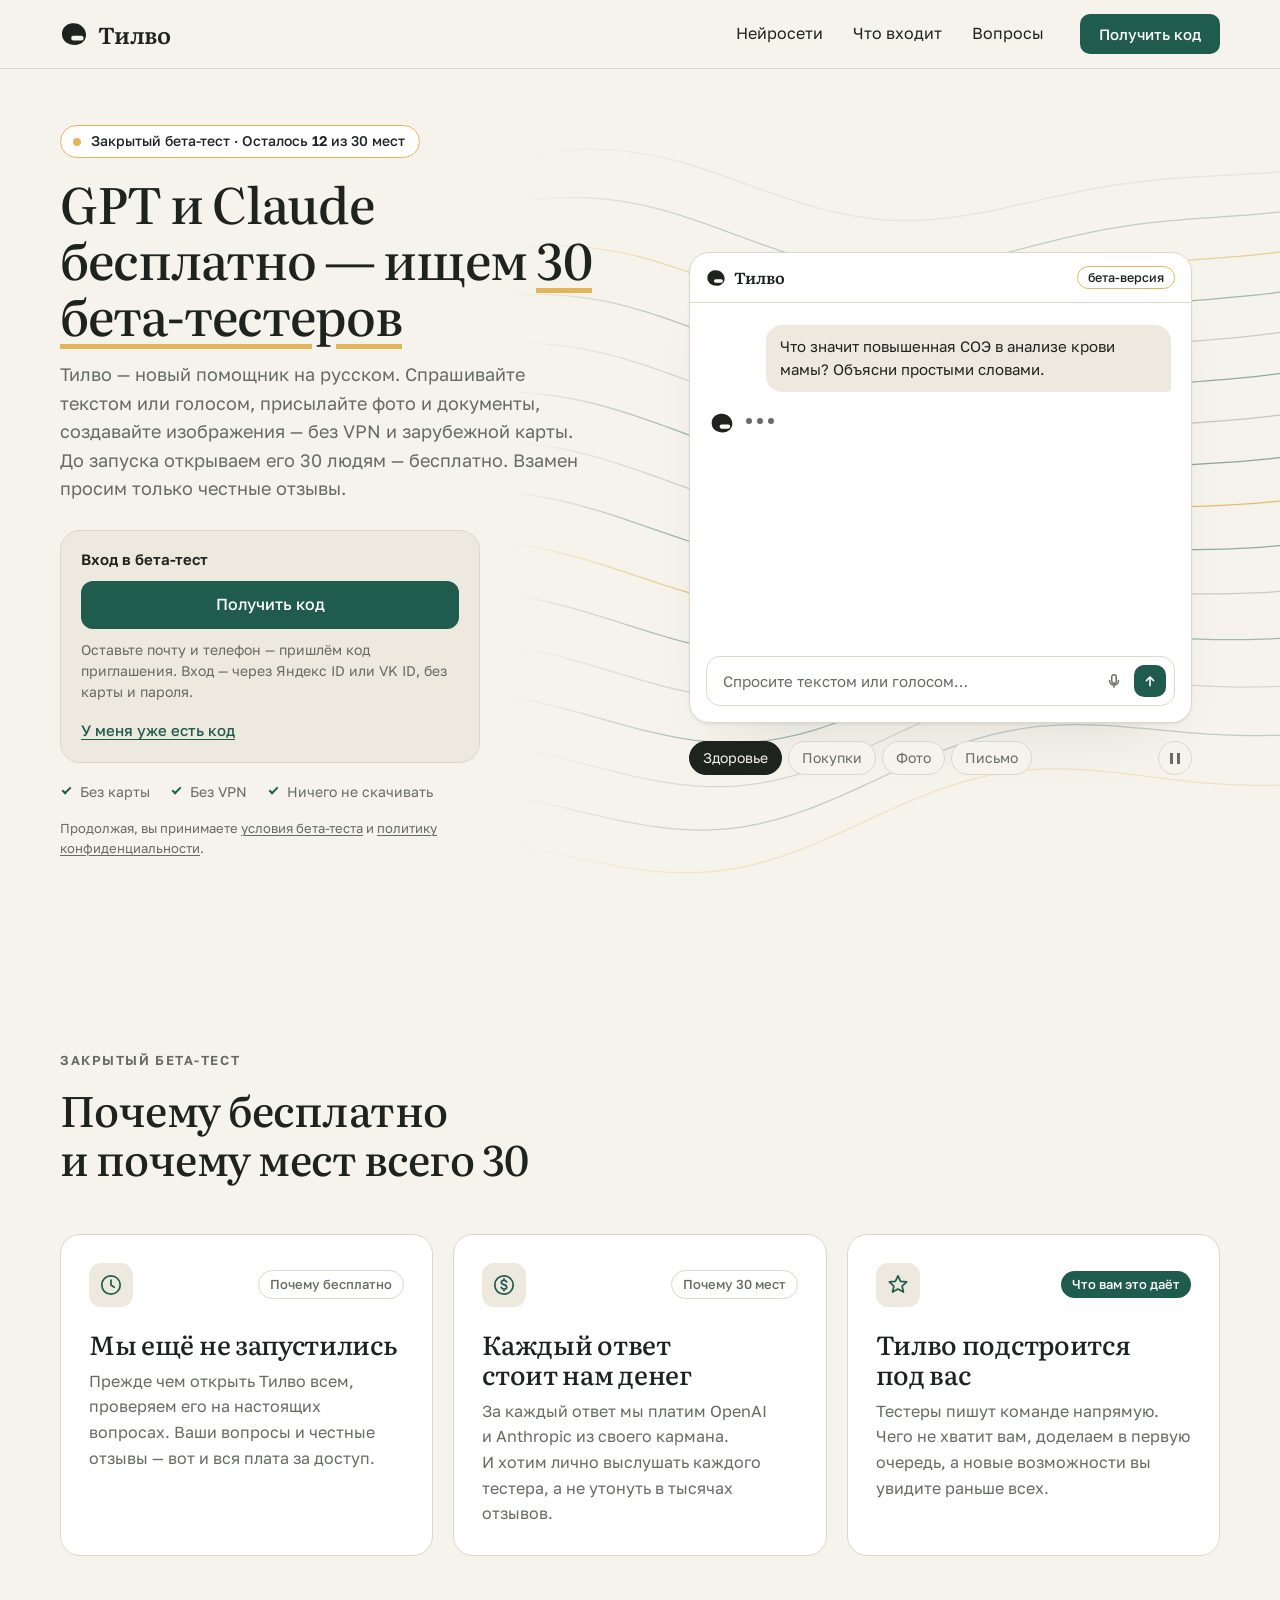
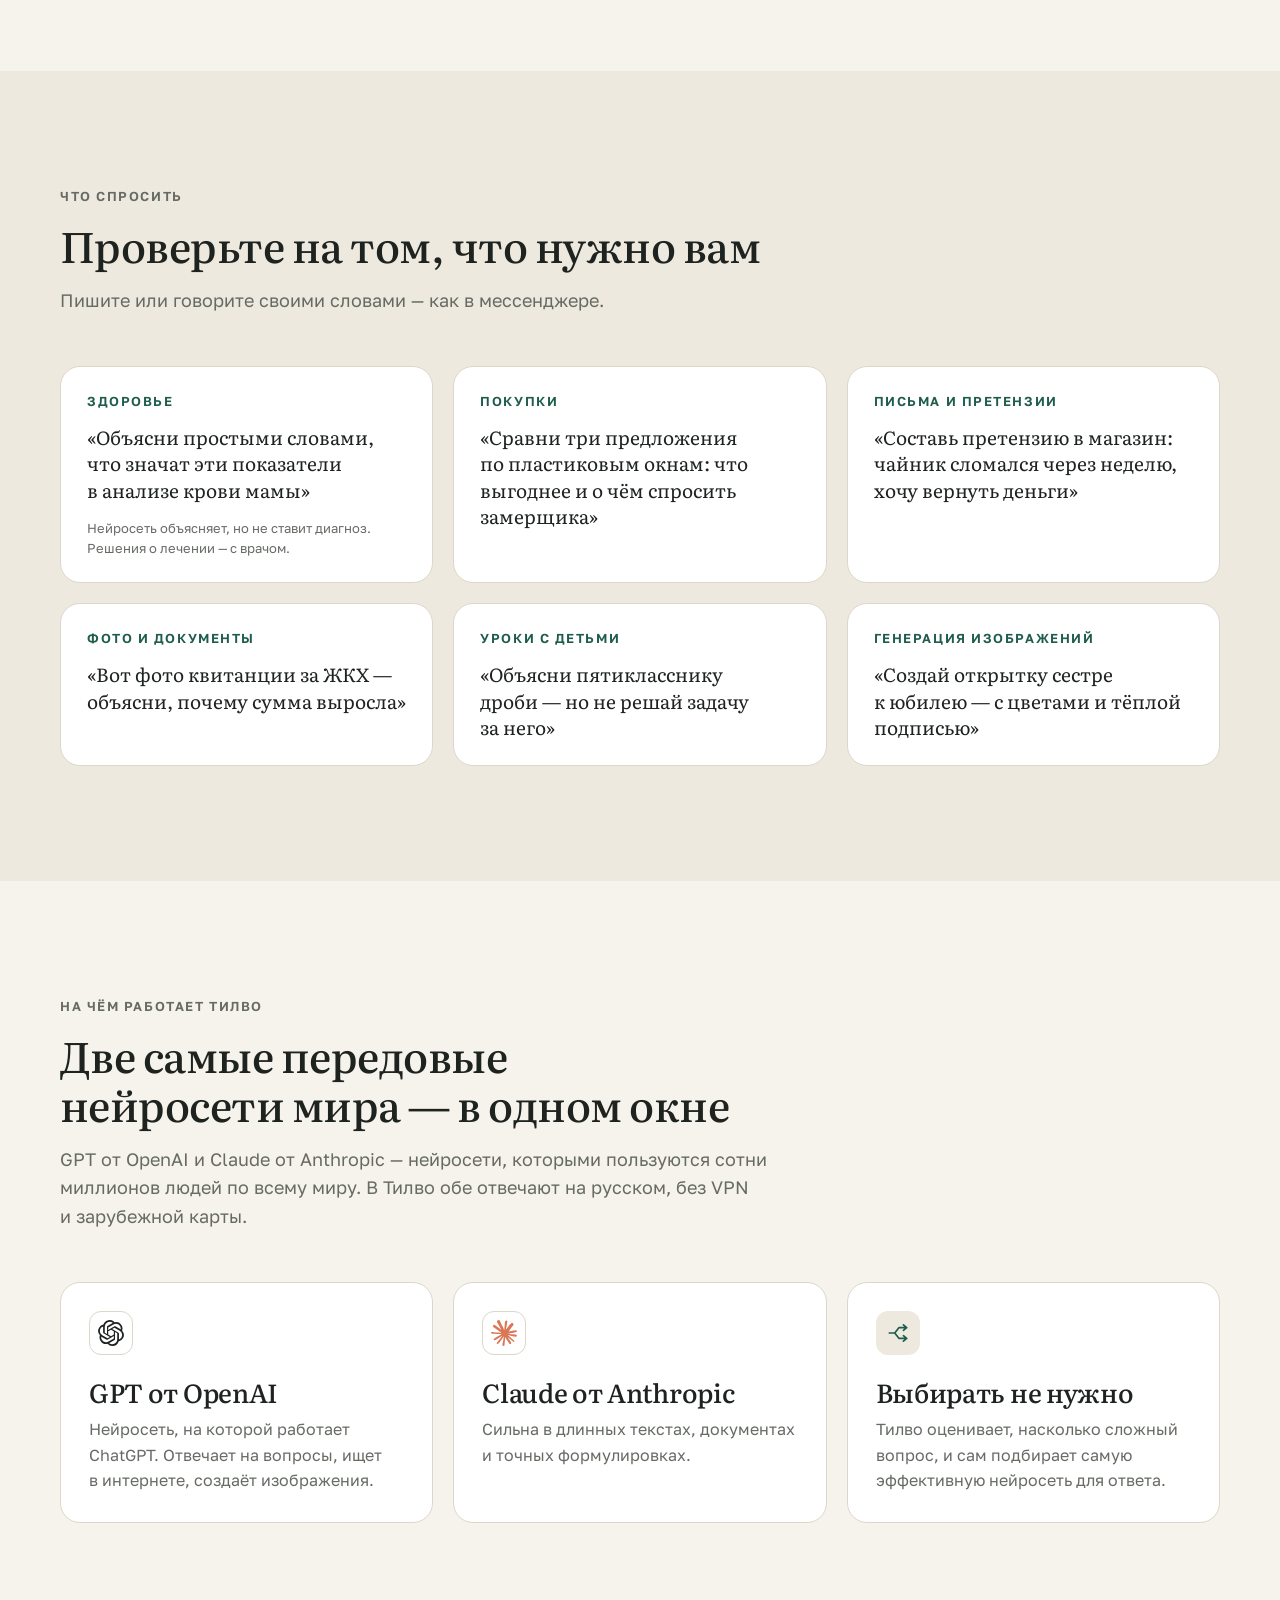
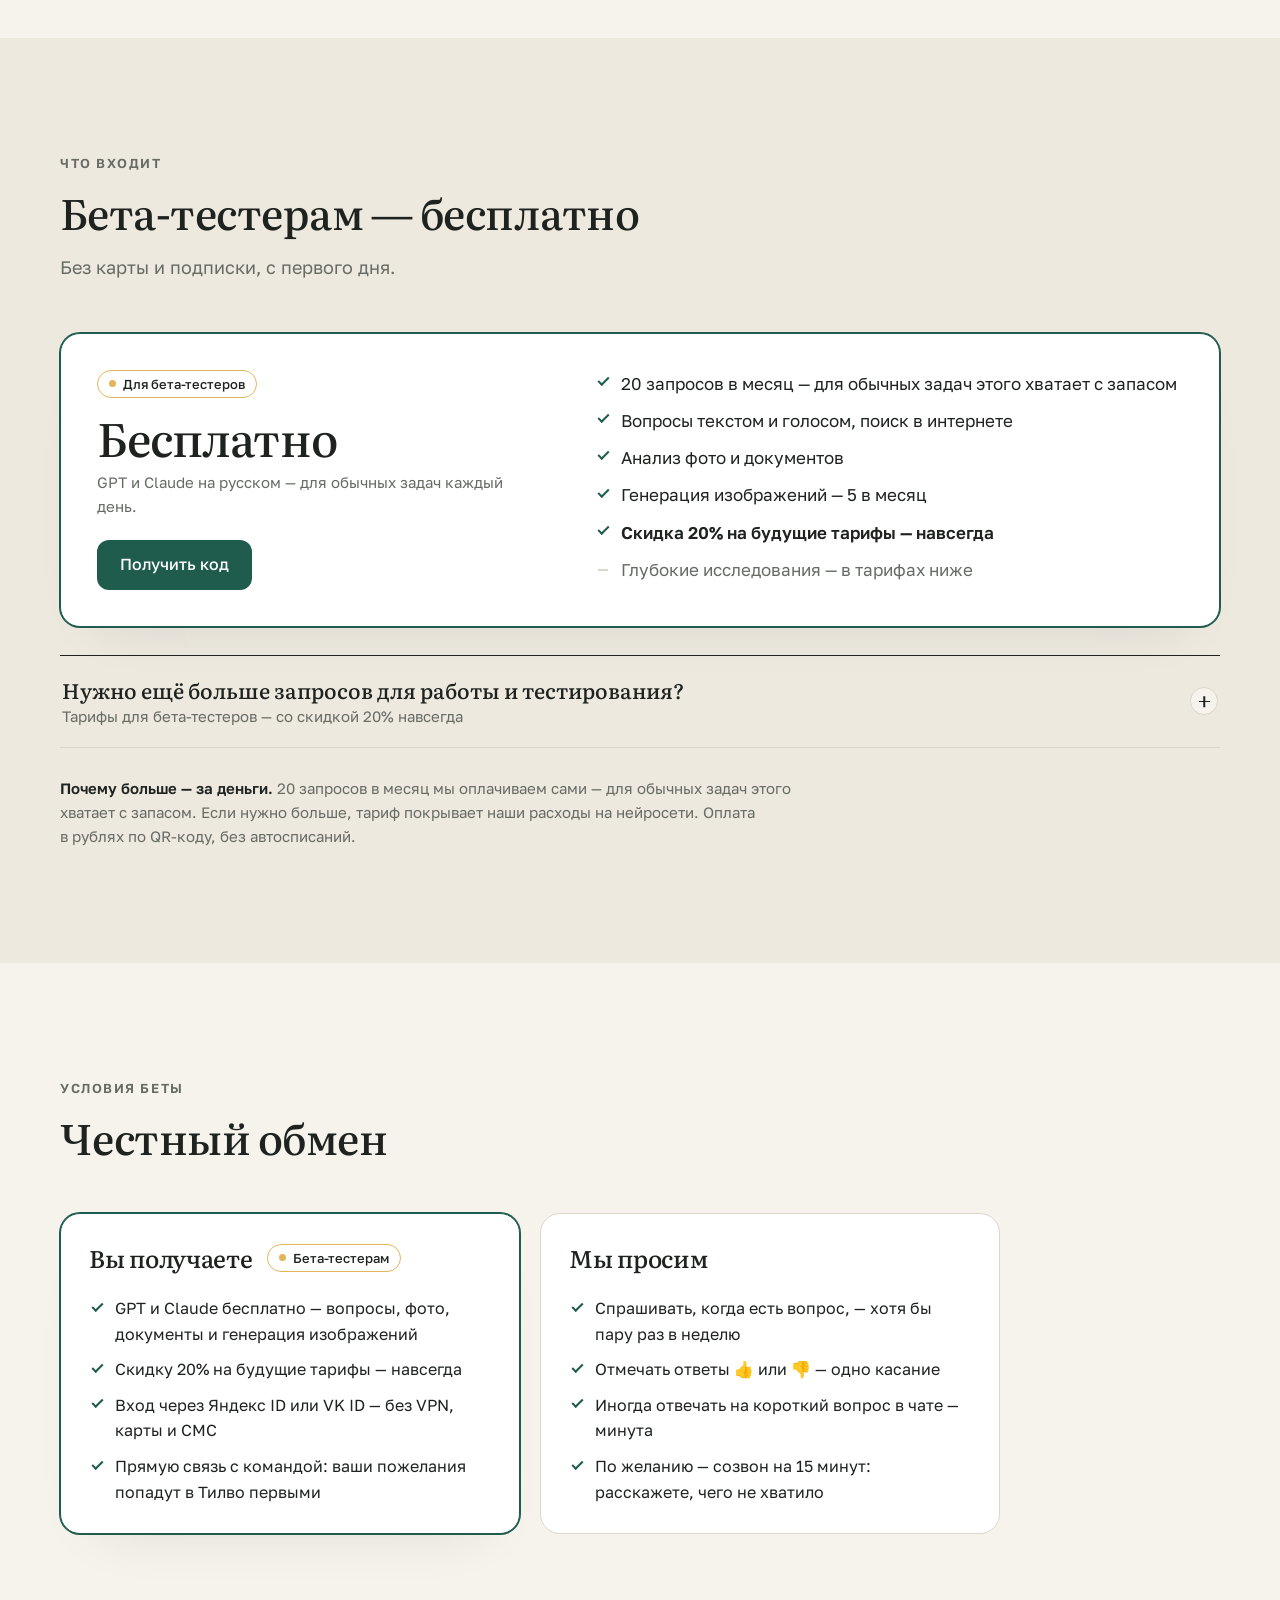
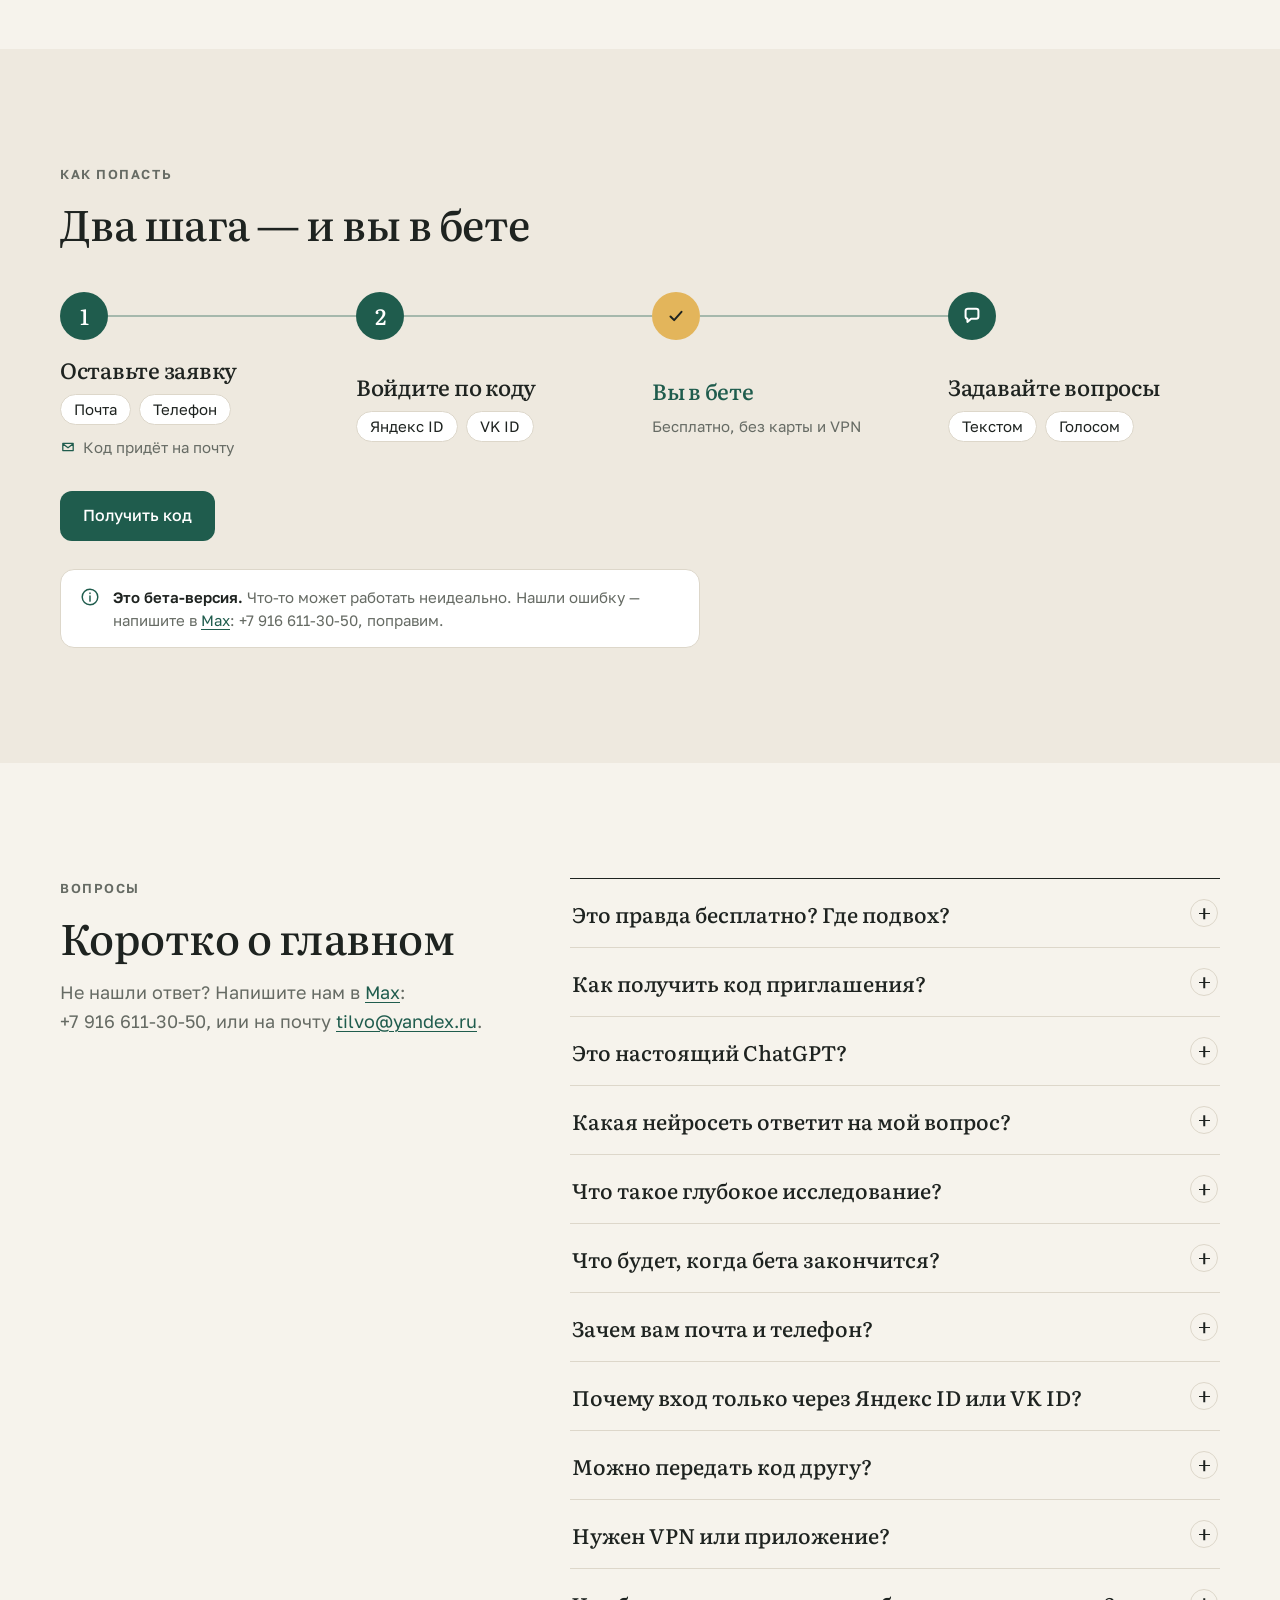
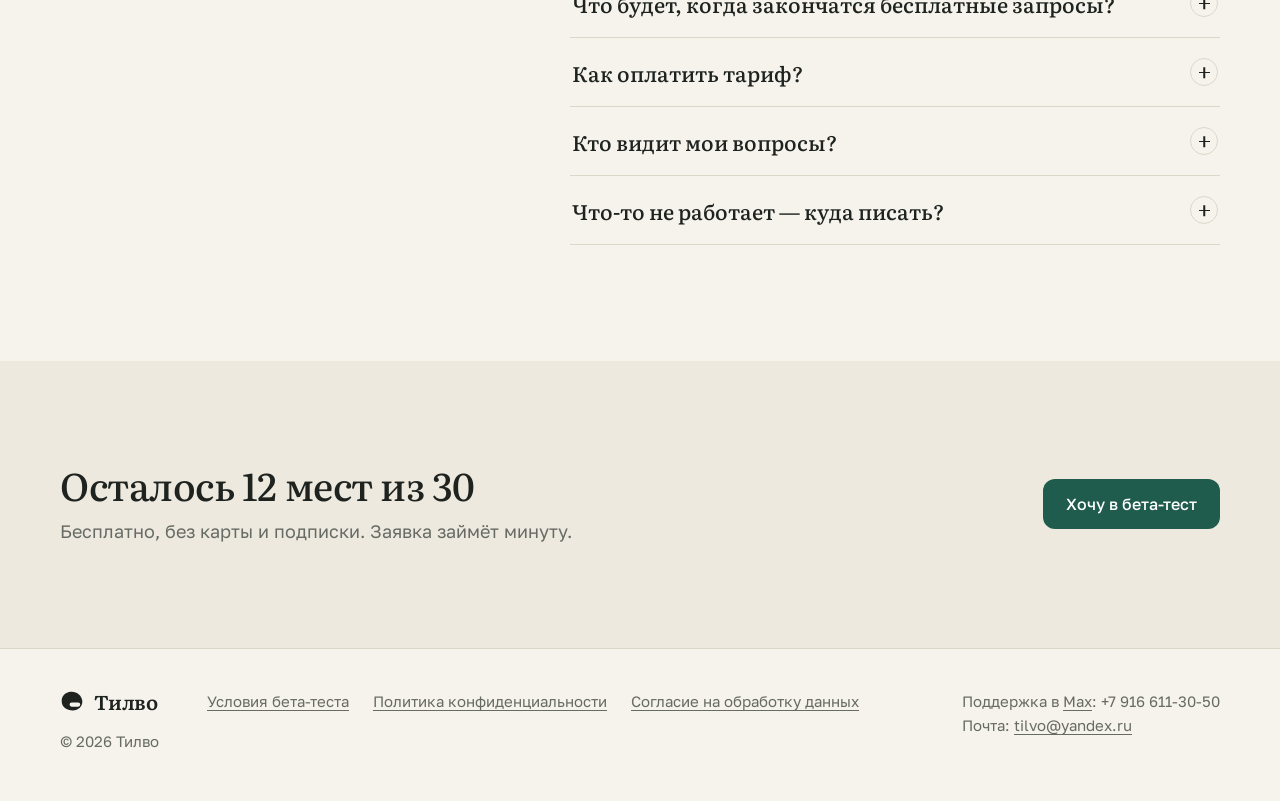
<file: index.html>
<!DOCTYPE html>
<html lang="ru">
<head>
  <meta charset="utf-8">
  <meta name="viewport" content="width=device-width, initial-scale=1">
  <meta name="color-scheme" content="only light">
  <title>ChatGPT и Claude без VPN бесплатно — закрытый бета-тест Тилво</title>
  <meta name="description" content="Закрытый бета-тест Тилво: 30 мест. GPT и Claude на русском — вопросы текстом и голосом, фото, документы и генерация изображений, без VPN и зарубежной карты. Вход по коду приглашения через Яндекс ID или VK ID.">
  <link rel="canonical" href="https://andreylifort.github.io/tilvo-beta/">
  <!-- ВРЕМЕННО: сайт закрыт от индексации до запуска. При открытии убрать эту строку,
       заголовок X-Robots-Tag в Caddyfile и поправить robots.txt. -->
  <meta name="robots" content="noindex, nofollow, noarchive">

  <!-- Open Graph: превью ссылки в посте блогера совпадает с первым экраном -->
  <meta property="og:type" content="website">
  <meta property="og:locale" content="ru_RU">
  <meta property="og:site_name" content="Тилво">
  <meta property="og:url" content="https://andreylifort.github.io/tilvo-beta/">
  <meta property="og:title" content="GPT и Claude бесплатно — ищем 30 бета-тестеров">
  <meta property="og:description" content="Ищем 30 бета-тестеров. На русском, без VPN и зарубежной карты. Вход по коду приглашения через Яндекс ID или VK ID.">
  <meta property="og:image" content="https://andreylifort.github.io/tilvo-beta/assets/og-image.png">
  <meta property="og:image:width" content="1200">
  <meta property="og:image:height" content="630">
  <meta property="og:image:alt" content="Тилво — закрытый бета-тест">
  <meta name="twitter:card" content="summary_large_image">

  <!-- Значение подставляется из CSS-переменной --bg в main.js, чтобы палитра жила в одном месте -->
  <meta name="theme-color" content="">

  <link rel="icon" href="assets/favicon.svg" type="image/svg+xml">

  <!-- Единственный внешний ресурс: Google Fonts (кириллица) -->
  <link rel="preconnect" href="https://fonts.googleapis.com">
  <link rel="preconnect" href="https://fonts.gstatic.com" crossorigin>
  <link href="https://fonts.googleapis.com/css2?family=Golos+Text:wght@400;500;600&amp;family=Literata:opsz,wght@7..72,400..600&amp;display=swap&amp;subset=cyrillic" rel="stylesheet">

  <link rel="stylesheet" href="styles.css">
  <script src="main.js" defer></script>
</head>
<body>
  <a class="skip-link" href="#main">Перейти к содержанию</a>

  <header class="site-header">
    <div class="container header-bar">
      <a class="brand" href="#top">
        <img class="brand-mark" src="assets/logo.svg" alt="" width="28" height="28">
        <span class="brand-word">Тилво</span>
      </a>

      <nav class="site-nav" aria-label="Основная навигация">
        <ul>
          <li><a href="#models">Нейросети</a></li>
          <li><a href="#pricing">Что входит</a></li>
          <li><a href="#faq">Вопросы</a></li>
        </ul>
      </nav>

      <a class="btn btn-primary btn-sm header-cta" href="#invite" data-action="apply" data-hide-when-full>Получить код</a>
    </div>
  </header>

  <main id="main">

    <!-- 1. Первый экран -->
    <section class="hero" id="top" aria-labelledby="hero-title">
      <div class="container hero-grid">

        <div class="hero-copy">
          <p class="beta-pill">
            <span class="beta-pill-dot" aria-hidden="true"></span>
            <span data-seats-pill>Закрытый бета-тест · <span class="nowrap">Осталось <b data-seats-left>12</b> из&nbsp;30&nbsp;мест</span></span>
          </p>
          <h1 id="hero-title">GPT и&nbsp;Claude бесплатно&nbsp;— ищем <span class="mark">30 <span class="nowrap">бета-тестеров</span></span></h1>
          <p class="lead">Тилво&nbsp;— новый помощник на&nbsp;русском. Спрашивайте текстом или голосом, присылайте фото и&nbsp;документы, создавайте изображения&nbsp;— без VPN и&nbsp;зарубежной карты. До&nbsp;запуска открываем его 30&nbsp;людям&nbsp;— бесплатно. Взамен просим только честные отзывы.</p>

          <!-- Блок приглашения. Состояния переключает main.js; без JS виден первый.
               Лендинг не собирает учётные данные — авторизация на chat.tilvo.ru -->
          <section class="signin invite" id="invite" aria-labelledby="invite-title">
            <h2 class="signin-title" id="invite-title">Вход в&nbsp;бета-тест</h2>

            <div class="invite-state" data-state="start">
              <button class="btn btn-primary invite-main" type="button" data-action="apply">Получить код</button>
              <p class="invite-note">Оставьте почту и&nbsp;телефон&nbsp;— пришлём код приглашения. Вход&nbsp;— через Яндекс&nbsp;ID или VK&nbsp;ID, без карты и&nbsp;пароля.</p>
              <p class="signin-alt"><button class="link-btn" type="button" data-action="have">У&nbsp;меня уже есть код</button></p>
            </div>

            <!-- Заявка на бета-тест: код присылает команда. Куда уходит заявка — BETA.applyUrl в main.js -->
            <form class="invite-state invite-form" data-state="apply" hidden novalidate>
              <label class="invite-label" for="apply-email">Почта</label>
              <input class="invite-input" id="apply-email" name="email" type="email" autocomplete="email" inputmode="email" required placeholder="name@mail.ru">
              <label class="invite-label" for="apply-phone">Телефон</label>
              <input class="invite-input" id="apply-phone" name="phone" type="tel" autocomplete="tel" inputmode="tel" required placeholder="+7 900 000-00-00">
              <label class="invite-consent">
                <input type="checkbox" name="consent" required>
                <span>Согласен на&nbsp;<a href="legal/consent.html">обработку персональных данных</a></span>
              </label>
              <p class="invite-error" role="alert" hidden></p>
              <button class="btn btn-primary invite-main" type="submit">Отправить заявку</button>
              <p class="invite-note">Пришлём код на&nbsp;почту, когда одобрим заявку. Телефон&nbsp;— только для связи по&nbsp;заявке: не&nbsp;звоним с&nbsp;рекламой и&nbsp;не&nbsp;делаем рассылок.</p>
              <p class="signin-alt"><button class="link-btn" type="button" data-action="have">У&nbsp;меня уже есть код</button></p>
            </form>

            <div class="invite-state" data-state="sent" hidden>
              <p class="invite-full">Заявка отправлена</p>
              <p class="invite-note">Пришлём код приглашения на&nbsp;<b data-sent-email></b>, когда одобрим заявку. Если письма нет&nbsp;— проверьте папку «Спам».</p>
              <p class="signin-alt"><button class="link-btn" type="button" data-action="have">Код пришёл&nbsp;— ввести</button></p>
            </div>

            <div class="invite-state" data-state="have" hidden>
              <label class="invite-label" for="invite-input">Код приглашения</label>
              <input class="invite-input invite-input-code" id="invite-input" type="text" autocomplete="off" spellcheck="false" maxlength="32" placeholder="Код из письма" aria-describedby="invite-hint">
              <ul class="signin-list">
                <li>
                  <a class="btn btn-provider is-disabled" aria-disabled="true" data-provider="yandex">
                    <span>Войти через Яндекс&nbsp;ID</span>
                    <svg class="icon-arrow" viewBox="0 0 20 20" width="20" height="20" aria-hidden="true" focusable="false"><path d="M4 10h11M11 5.5 15.5 10 11 14.5"/></svg>
                  </a>
                </li>
                <li>
                  <a class="btn btn-provider is-disabled" aria-disabled="true" data-provider="vk">
                    <span>Войти через VK&nbsp;ID</span>
                    <svg class="icon-arrow" viewBox="0 0 20 20" width="20" height="20" aria-hidden="true" focusable="false"><path d="M4 10h11M11 5.5 15.5 10 11 14.5"/></svg>
                  </a>
                </li>
              </ul>
              <p class="invite-note" id="invite-hint">Сначала введите код&nbsp;— тогда кнопки станут активны</p>
              <p class="signin-alt">Нет кода? <button class="link-btn" type="button" data-action="apply">Оставить заявку</button></p>
            </div>

            <div class="invite-state" data-state="full" hidden>
              <p class="invite-full">Все 30&nbsp;мест заняты</p>
              <p class="invite-note">Набор в&nbsp;бета-тест закрыт. После беты Тилво откроется для всех&nbsp;— загляните сюда позже.</p>
            </div>

            <p class="visually-hidden" aria-live="polite" data-live></p>
          </section>

          <ul class="hero-facts">
            <li>Без карты</li>
            <li>Без VPN</li>
            <li>Ничего не&nbsp;скачивать</li>
          </ul>

          <!-- TODO: legal/beta.html — документ «Условия бета-теста» от юриста -->
          <p class="fineprint">Продолжая, вы принимаете <a href="legal/beta.html">условия бета-теста</a> и&nbsp;<a href="legal/privacy.html">политику конфиденциальности</a>.</p>
        </div>

        <!-- Иллюстрация продукта: окно с диалогом + генеративные контуры на фоне -->
        <div class="hero-visual" id="demo">
          <canvas class="contours" aria-hidden="true"></canvas>

          <div class="demo-window">
            <div id="demo-window" role="img" aria-label="Пример диалога в Тилво: пользователь просит объяснить анализ крови, ассистент отвечает простыми словами.">
            <div class="demo-bar" aria-hidden="true">
              <span class="demo-brand">
                <img src="assets/logo.svg" alt="" width="20" height="20">
                <span>Тилво</span>
              </span>
              <span class="badge demo-beta">бета-версия</span>
            </div>

            <!-- Статичное содержимое = первый сценарий (видно без JS и при reduced motion) -->
            <div class="demo-body" aria-hidden="true">
              <div class="msg msg-user is-in">
                <p data-demo="user-text">Что значит повышенная СОЭ в&nbsp;анализе крови мамы? Объясни простыми словами.</p>
                <span class="attach" data-demo="attach" hidden></span>
              </div>
              <div class="msg msg-bot is-in is-done">
                <img class="bot-mark" src="assets/logo.svg" alt="" width="24" height="24">
                <p class="bot-text"><span class="dots"><i></i><i></i><i></i></span><span class="typed" data-demo="typed">СОЭ — скорость, с которой оседают клетки крови. Если она выше нормы, чаще всего в организме идёт воспаление: например, после простуды. С возрастом СОЭ тоже немного растёт.

По одной цифре диагноз не ставят. Покажите анализ терапевту — он сравнит его с другими показателями и самочувствием мамы.</span><span class="rest" data-demo="rest"></span></p>
              </div>
            </div>

            </div>

            <!-- Выглядит как поле ввода; в бете ведёт к блоку приглашения -->
            <a class="demo-composer" href="#invite" data-to-invite aria-label="Перейти ко входу в бета-тест">
              <span class="demo-placeholder" aria-hidden="true">Спросите текстом или голосом…</span>
              <span class="demo-tools" aria-hidden="true">
                <span class="demo-mic">
                  <svg viewBox="0 0 20 20" width="18" height="18" focusable="false"><path d="M10 3a2.5 2.5 0 0 0-2.5 2.5V10a2.5 2.5 0 0 0 5 0V5.5A2.5 2.5 0 0 0 10 3zM5 9.5a5 5 0 0 0 10 0M10 14.5V17"/></svg>
                </span>
                <span class="demo-send">
                  <svg viewBox="0 0 20 20" width="16" height="16" focusable="false"><path d="M10 16V5M5.5 9.5 10 5l4.5 4.5"/></svg>
                </span>
              </span>
            </a>
          </div>

          <!-- Управление иллюстрацией появляется только при работающем JS -->
          <div class="demo-controls" hidden>
            <div class="demo-chips" role="group" aria-label="Примеры вопросов в иллюстрации"></div>
            <button class="demo-pause" type="button" aria-label="Остановить анимацию">
              <span class="demo-pause-icon" aria-hidden="true"></span>
            </button>
          </div>
        </div>

      </div>
    </section>

    <!-- 2. Почему бесплатно и почему 30 -->
    <section class="section" id="why" aria-labelledby="why-title">
      <div class="container">
        <header class="section-head">
          <p class="eyebrow">Закрытый бета-тест</p>
          <h2 id="why-title">Почему бесплатно и&nbsp;почему мест всего&nbsp;30</h2>
        </header>

        <ul class="cards slider" data-slider>
          <li class="card">
            <div class="card-top">
              <span class="card-icon" aria-hidden="true">
                <svg viewBox="0 0 24 24" width="24" height="24" focusable="false"><path d="M12 3.5a8.5 8.5 0 1 0 0 17 8.5 8.5 0 0 0 0-17zM12 7.5V12l3 2"/></svg>
              </span>
              <span class="badge badge-soon">Почему бесплатно</span>
            </div>
            <h3>Мы ещё не&nbsp;запустились</h3>
            <p>Прежде чем открыть Тилво всем, проверяем его на&nbsp;настоящих вопросах. Ваши вопросы и&nbsp;честные отзывы&nbsp;— вот и&nbsp;вся плата за&nbsp;доступ.</p>
          </li>

          <li class="card">
            <div class="card-top">
              <span class="card-icon" aria-hidden="true">
                <svg viewBox="0 0 24 24" width="24" height="24" focusable="false"><path d="M12 3.5a8.5 8.5 0 1 0 0 17 8.5 8.5 0 0 0 0-17zM14.5 9.25c-.4-.9-1.35-1.5-2.5-1.5-1.5 0-2.5.8-2.5 1.9 0 2.7 5 1.4 5 4.2 0 1.1-1.1 1.9-2.5 1.9-1.2 0-2.2-.6-2.6-1.5M12 6.25v1.5M12 15.75v1.5"/></svg>
              </span>
              <span class="badge badge-soon">Почему 30 мест</span>
            </div>
            <h3>Каждый ответ стоит нам денег</h3>
            <p>За&nbsp;каждый ответ мы платим OpenAI и&nbsp;Anthropic из&nbsp;своего кармана. И&nbsp;хотим лично выслушать каждого тестера, а&nbsp;не&nbsp;утонуть в&nbsp;тысячах отзывов.</p>
          </li>

          <li class="card">
            <div class="card-top">
              <span class="card-icon" aria-hidden="true">
                <svg viewBox="0 0 24 24" width="24" height="24" focusable="false"><path d="M12 3.5l2.4 5.1 5.6.6-4.2 3.8 1.2 5.5L12 15.7l-5 2.8 1.2-5.5L4 9.2l5.6-.6z"/></svg>
              </span>
              <span class="badge badge-live">Что вам это даёт</span>
            </div>
            <h3>Тилво подстроится под&nbsp;вас</h3>
            <p>Тестеры пишут команде напрямую. Чего не&nbsp;хватит вам, доделаем в&nbsp;первую очередь, а&nbsp;новые возможности вы увидите раньше всех.</p>
          </li>
        </ul>
      </div>
    </section>

    <!-- 3. Что спросить -->
    <section class="section section-band" id="ask" aria-labelledby="ask-title">
      <div class="container">
        <header class="section-head">
          <p class="eyebrow">Что спросить</p>
          <h2 id="ask-title">Проверьте на&nbsp;том, что нужно вам</h2>
          <p class="section-lead">Пишите или говорите своими словами&nbsp;— как в&nbsp;мессенджере.</p>
        </header>

        <ul class="asks slider" data-slider>
          <li>
            <a class="ask" href="#invite" data-to-invite>
              <span class="ask-topic">Здоровье</span>
              <span class="ask-text">«Объясни простыми словами, что значат эти показатели в&nbsp;анализе крови мамы»</span>
              <span class="ask-note">Нейросеть объясняет, но&nbsp;не&nbsp;ставит диагноз. Решения о&nbsp;лечении&nbsp;— с&nbsp;врачом.</span>
            </a>
          </li>
          <li>
            <a class="ask" href="#invite" data-to-invite>
              <span class="ask-topic">Покупки</span>
              <span class="ask-text">«Сравни три предложения по&nbsp;пластиковым окнам: что выгоднее и&nbsp;о&nbsp;чём спросить замерщика»</span>
            </a>
          </li>
          <li>
            <a class="ask" href="#invite" data-to-invite>
              <span class="ask-topic">Письма и&nbsp;претензии</span>
              <span class="ask-text">«Составь претензию в&nbsp;магазин: чайник сломался через неделю, хочу вернуть деньги»</span>
            </a>
          </li>
          <li>
            <a class="ask" href="#invite" data-to-invite>
              <span class="ask-topic">Фото и&nbsp;документы</span>
              <span class="ask-text">«Вот фото квитанции за&nbsp;ЖКХ&nbsp;— объясни, почему сумма выросла»</span>
            </a>
          </li>
          <li>
            <a class="ask" href="#invite" data-to-invite>
              <span class="ask-topic">Уроки с&nbsp;детьми</span>
              <span class="ask-text">«Объясни пятикласснику дроби&nbsp;— но&nbsp;не&nbsp;решай задачу за&nbsp;него»</span>
            </a>
          </li>
          <li>
            <a class="ask" href="#invite" data-to-invite>
              <span class="ask-topic">Генерация изображений</span>
              <span class="ask-text">«Создай открытку сестре к&nbsp;юбилею&nbsp;— с&nbsp;цветами и&nbsp;тёплой подписью»</span>
            </a>
          </li>
        </ul>
      </div>
    </section>

    <!-- 4. На чём работает Тилво -->
    <section class="section" id="models" aria-labelledby="models-title">
      <div class="container">
        <header class="section-head">
          <p class="eyebrow">На&nbsp;чём работает Тилво</p>
          <h2 id="models-title">Две самые передовые нейросети мира&nbsp;— в&nbsp;одном окне</h2>
          <p class="section-lead">GPT от&nbsp;OpenAI и&nbsp;Claude от&nbsp;Anthropic&nbsp;— нейросети, которыми пользуются сотни миллионов людей по&nbsp;всему миру. В&nbsp;Тилво обе отвечают на&nbsp;русском, без VPN и&nbsp;зарубежной карты.</p>
        </header>

        <ul class="cards slider" data-slider>
          <li class="card">
            <div class="card-top">
              <span class="card-icon is-logo is-openai" aria-hidden="true">
                <svg class="brand-logo" viewBox="0 0 24 24" width="26" height="26" focusable="false"><path d="M22.2819 9.8211a5.9847 5.9847 0 0 0-.5157-4.9108 6.0462 6.0462 0 0 0-6.5098-2.9A6.0651 6.0651 0 0 0 4.9807 4.1818a5.9847 5.9847 0 0 0-3.9977 2.9 6.0462 6.0462 0 0 0 .7427 7.0966 5.98 5.98 0 0 0 .511 4.9107 6.051 6.051 0 0 0 6.5146 2.9001A5.9847 5.9847 0 0 0 13.2599 24a6.0557 6.0557 0 0 0 5.7718-4.2058 5.9894 5.9894 0 0 0 3.9977-2.9001 6.0557 6.0557 0 0 0-.7475-7.0729zm-9.022 12.6081a4.4755 4.4755 0 0 1-2.8764-1.0408l.1419-.0804 4.7783-2.7582a.7948.7948 0 0 0 .3927-.6813v-6.7369l2.02 1.1686a.071.071 0 0 1 .038.052v5.5826a4.504 4.504 0 0 1-4.4945 4.4944zm-9.6607-4.1254a4.4708 4.4708 0 0 1-.5346-3.0137l.142.0852 4.783 2.7582a.7712.7712 0 0 0 .7806 0l5.8428-3.3685v2.3324a.0804.0804 0 0 1-.0332.0615L9.74 19.9502a4.4992 4.4992 0 0 1-6.1408-1.6464zM2.3408 7.8956a4.485 4.485 0 0 1 2.3655-1.9728V11.6a.7664.7664 0 0 0 .3879.6765l5.8144 3.3543-2.0201 1.1685a.0757.0757 0 0 1-.071 0l-4.8303-2.7865A4.504 4.504 0 0 1 2.3408 7.872zm16.5963 3.8558L13.1038 8.364 15.1192 7.2a.0757.0757 0 0 1 .071 0l4.8303 2.7913a4.4944 4.4944 0 0 1-.6765 8.1042v-5.6772a.79.79 0 0 0-.407-.667zm2.0107-3.0231l-.142-.0852-4.7735-2.7818a.7759.7759 0 0 0-.7854 0L9.409 9.2297V6.8974a.0662.0662 0 0 1 .0284-.0615l4.8303-2.7866a4.4992 4.4992 0 0 1 6.6802 4.66zM8.3065 12.863l-2.02-1.1638a.0804.0804 0 0 1-.038-.0567V6.0742a4.4992 4.4992 0 0 1 7.3757-3.4537l-.142.0805L8.704 5.459a.7948.7948 0 0 0-.3927.6813zm1.0976-2.3654l2.602-1.4998 2.6069 1.4998v2.9994l-2.5974 1.4997-2.6067-1.4997Z"/></svg>
              </span>
            </div>
            <h3>GPT от&nbsp;OpenAI</h3>
            <p>Нейросеть, на&nbsp;которой работает ChatGPT. Отвечает на&nbsp;вопросы, ищет в&nbsp;интернете, создаёт изображения.</p>
          </li>

          <li class="card">
            <div class="card-top">
              <span class="card-icon is-logo is-claude" aria-hidden="true">
                <svg class="brand-logo" viewBox="0 0 24 24" width="26" height="26" focusable="false"><path d="m4.7144 15.9555 4.7174-2.6471.079-.2307-.079-.1275h-.2307l-.7893-.0486-2.6956-.0729-2.3375-.0971-2.2646-.1214-.5707-.1215-.5343-.7042.0546-.3522.4797-.3218.686.0608 1.5179.1032 2.2767.1578 1.6514.0972 2.4468.255h.3886l.0546-.1579-.1336-.0971-.1032-.0972L6.973 9.8356l-2.55-1.6879-1.3356-.9714-.7225-.4918-.3643-.4614-.1578-1.0078.6557-.7225.8803.0607.2246.0607.8925.686 1.9064 1.4754 2.4893 1.8336.3643.3035.1457-.1032.0182-.0728-.164-.2733-1.3539-2.4467-1.445-2.4893-.6435-1.032-.17-.6194c-.0607-.255-.1032-.4674-.1032-.7285L6.287.1335 6.6997 0l.9957.1336.419.3642.6192 1.4147 1.0018 2.2282 1.5543 3.0296.4553.8985.2429.8318.091.255h.1579v-.1457l.1275-1.706.2368-2.0947.2307-2.6957.0789-.7589.3764-.9107.7468-.4918.5828.2793.4797.686-.0668.4433-.2853 1.8517-.5586 2.9021-.3643 1.9429h.2125l.2429-.2429.9835-1.3053 1.6514-2.0643.7286-.8196.85-.9046.5464-.4311h1.0321l.759 1.1293-.34 1.1657-1.0625 1.3478-.8804 1.1414-1.2628 1.7-.7893 1.36.0729.1093.1882-.0183 2.8535-.607 1.5421-.2794 1.8396-.3157.8318.3886.091.3946-.3278.8075-1.967.4857-2.3072.4614-3.4364.8136-.0425.0304.0486.0607 1.5482.1457.6618.0364h1.621l3.0175.2247.7892.522.4736.6376-.079.4857-1.2142.6193-1.6393-.3886-3.825-.9107-1.3113-.3279h-.1822v.1093l1.0929 1.0686 2.0035 1.8092 2.5075 2.3314.1275.5768-.3218.4554-.34-.0486-2.2039-1.6575-.85-.7468-1.9246-1.621h-.1275v.17l.4432.6496 2.3436 3.5214.1214 1.0807-.17.3521-.6071.2125-.6679-.1214-1.3721-1.9246L14.38 17.959l-1.1414-1.9428-.1397.079-.674 7.2552-.3156.3703-.7286.2793-.6071-.4614-.3218-.7468.3218-1.4753.3886-1.9246.3157-1.53.2853-1.9004.17-.6314-.0121-.0425-.1397.0182-1.4328 1.9672-2.1796 2.9446-1.7243 1.8456-.4128.164-.7164-.3704.0667-.6618.4008-.5889 2.386-3.0357 1.4389-1.882.929-1.0868-.0062-.1579h-.0546l-6.3385 4.1164-1.1293.1457-.4857-.4554.0608-.7467.2307-.2429 1.9064-1.3114Z"/></svg>
              </span>
            </div>
            <h3>Claude от&nbsp;Anthropic</h3>
            <p>Сильна в&nbsp;длинных текстах, документах и&nbsp;точных формулировках.</p>
          </li>

          <li class="card">
            <div class="card-top">
              <span class="card-icon" aria-hidden="true">
                <svg viewBox="0 0 24 24" width="24" height="24" focusable="false"><path d="M4 12h5l4-5h7M9 12l4 5h7M17 4.5 20 7l-3 2.5M17 14.5l3 2.5-3 2.5"/></svg>
              </span>
            </div>
            <h3>Выбирать не&nbsp;нужно</h3>
            <p>Тилво оценивает, насколько сложный вопрос, и&nbsp;сам подбирает самую эффективную нейросеть для ответа.</p>
          </li>
        </ul>
      </div>
    </section>

    <!-- 5. Что входит: бесплатно для бета-тестеров, тарифы — в раскрывающемся блоке.
         Карточки тарифов рендерятся из объекта PLANS в main.js -->
    <section class="section section-band" id="pricing" aria-labelledby="pricing-title">
      <div class="container">
        <header class="section-head">
          <p class="eyebrow">Что входит</p>
          <h2 id="pricing-title">Бета-тестерам&nbsp;— бесплатно</h2>
          <p class="section-lead">Без карты и&nbsp;подписки, с&nbsp;первого дня.</p>
        </header>

        <!-- TODO: лимит изображений в бесплатном тарифе беты — подтвердить -->
        <div class="beta-free">
          <div class="beta-free-head">
            <span class="badge plan-tag">Для бета-тестеров</span>
            <p class="beta-free-price">Бесплатно</p>
            <p class="plan-note">GPT и&nbsp;Claude на&nbsp;русском&nbsp;— для обычных задач каждый день.</p>
            <button class="btn btn-primary" type="button" data-action="apply" data-hide-when-full>Получить код</button>
          </div>
          <ul class="plan-features">
            <li>20&nbsp;запросов в&nbsp;месяц&nbsp;— для обычных задач этого хватает с&nbsp;запасом</li>
            <li>Вопросы текстом и&nbsp;голосом, поиск в&nbsp;интернете</li>
            <li>Анализ фото и&nbsp;документов</li>
            <li>Генерация изображений&nbsp;— 5&nbsp;в&nbsp;месяц</li>
            <li><strong>Скидка 20% на&nbsp;будущие тарифы&nbsp;— навсегда</strong></li>
            <li class="is-off">Глубокие исследования&nbsp;— в&nbsp;тарифах ниже</li>
          </ul>
        </div>

        <details class="faq-item more-plans">
          <summary><span>Нужно ещё больше запросов для работы и&nbsp;тестирования?<span class="more-plans-sub">Тарифы для бета-тестеров&nbsp;— со&nbsp;скидкой 20% навсегда</span></span><span class="faq-icon" aria-hidden="true"></span></summary>
          <ul class="plans plans-2" id="plans"></ul>
          <noscript><p class="plans-fallback">«Лёгкий»&nbsp;— 199&nbsp;₽ вместо 249&nbsp;₽, «Старт»&nbsp;— 490&nbsp;₽ вместо 613&nbsp;₽ в&nbsp;месяц: скидка 20% для бета-тестеров.</p></noscript>
        </details>

        <p class="plans-note"><strong>Почему больше&nbsp;— за&nbsp;деньги.</strong> 20&nbsp;запросов в&nbsp;месяц мы оплачиваем сами&nbsp;— для обычных задач этого хватает с&nbsp;запасом. Если нужно больше, тариф покрывает наши расходы на&nbsp;нейросети. Оплата в&nbsp;рублях по&nbsp;QR-коду, без автосписаний.</p>
      </div>
    </section>

    <!-- 6. Условия беты -->
    <section class="section" id="deal" aria-labelledby="deal-title">
      <div class="container">
        <header class="section-head">
          <p class="eyebrow">Условия беты</p>
          <h2 id="deal-title">Честный обмен</h2>
        </header>

        <ul class="plans deal">
          <li class="plan is-featured">
            <div class="plan-head">
              <h3>Вы получаете</h3>
              <span class="badge plan-tag">Бета-тестерам</span>
            </div>
            <ul class="plan-features">
              <li>GPT и&nbsp;Claude бесплатно&nbsp;— вопросы, фото, документы и&nbsp;генерация изображений</li>
              <li>Скидку 20% на&nbsp;будущие тарифы&nbsp;— навсегда</li>
              <li>Вход через Яндекс&nbsp;ID или VK&nbsp;ID&nbsp;— без VPN, карты и&nbsp;СМС</li>
              <li>Прямую связь с&nbsp;командой: ваши пожелания попадут в&nbsp;Тилво первыми</li>
            </ul>
          </li>
          <li class="plan">
            <div class="plan-head">
              <h3>Мы просим</h3>
            </div>
            <ul class="plan-features">
              <li>Спрашивать, когда есть вопрос,&nbsp;— хотя&nbsp;бы пару раз в&nbsp;неделю</li>
              <li>Отмечать ответы 👍 или 👎&nbsp;— одно касание</li>
              <li>Иногда отвечать на&nbsp;короткий вопрос в&nbsp;чате&nbsp;— минута</li>
              <li>По&nbsp;желанию&nbsp;— созвон на&nbsp;15&nbsp;минут: расскажете, чего не&nbsp;хватило</li>
            </ul>
          </li>
        </ul>
      </div>
    </section>

    <!-- 7. Как попасть: два шага до беты, дальше — вопросы -->
    <section class="section section-band" id="steps" aria-labelledby="steps-title">
      <div class="container">
        <header class="section-head">
          <p class="eyebrow">Как попасть</p>
          <h2 id="steps-title">Два шага&nbsp;— и&nbsp;вы в&nbsp;бете</h2>
        </header>

        <ol class="ladder">
          <li class="ladder-step">
            <span class="ladder-dot" aria-hidden="true">1</span>
            <div class="ladder-text">
              <h3>Оставьте заявку</h3>
              <ul class="ladder-chips" aria-label="Что указать">
                <li>Почта</li>
                <li>Телефон</li>
              </ul>
              <p class="ladder-after"><svg viewBox="0 0 20 20" width="16" height="16" aria-hidden="true" focusable="false"><path d="M3.5 5.5h13v9h-13zM3.5 6l6.5 5 6.5-5"/></svg>Код придёт на&nbsp;почту</p>
            </div>
          </li>
          <li class="ladder-step">
            <span class="ladder-dot" aria-hidden="true">2</span>
            <div class="ladder-text">
              <h3>Войдите по&nbsp;коду</h3>
              <ul class="ladder-chips" aria-label="Чем войти">
                <li>Яндекс&nbsp;ID</li>
                <li>VK&nbsp;ID</li>
              </ul>
            </div>
          </li>
          <li class="ladder-step is-milestone">
            <span class="ladder-dot" aria-hidden="true"><svg viewBox="0 0 24 24" width="22" height="22" aria-hidden="true" focusable="false"><path d="m6 12.5 4 4 8-9"/></svg></span>
            <div class="ladder-text">
              <h3>Вы в&nbsp;бете</h3>
              <p class="ladder-sub">Бесплатно, без карты и&nbsp;VPN</p>
            </div>
          </li>
          <li class="ladder-step">
            <span class="ladder-dot" aria-hidden="true"><svg viewBox="0 0 24 24" width="22" height="22" aria-hidden="true" focusable="false"><path d="M5 6.5A2.5 2.5 0 0 1 7.5 4h9A2.5 2.5 0 0 1 19 6.5v6a2.5 2.5 0 0 1-2.5 2.5H11l-4 3.5V15a2.5 2.5 0 0 1-2-2.5z"/></svg></span>
            <div class="ladder-text">
              <h3>Задавайте вопросы</h3>
              <ul class="ladder-chips" aria-label="Как спросить">
                <li>Текстом</li>
                <li>Голосом</li>
              </ul>
            </div>
          </li>
        </ol>

        <div class="ladder-actions">
          <button class="btn btn-primary" type="button" data-action="apply" data-hide-when-full>Получить код</button>
        </div>

        <p class="beta-note"><svg viewBox="0 0 24 24" width="22" height="22" aria-hidden="true" focusable="false"><path d="M12 3.5a8.5 8.5 0 1 0 0 17 8.5 8.5 0 0 0 0-17zM12 11v5.5M12 7.75v.5"/></svg><span><strong>Это бета-версия.</strong> Что-то может работать неидеально. Нашли ошибку&nbsp;— напишите в&nbsp;<a href="https://max.ru/" data-max-link>Max</a>: <span class="nowrap">+7&nbsp;916&nbsp;611-30-50</span>, поправим.</span></p>
      </div>
    </section>

    <!-- 8. Вопросы -->
    <section class="section" id="faq" aria-labelledby="faq-title">
      <div class="container faq-grid">
        <header class="section-head">
          <p class="eyebrow">Вопросы</p>
          <h2 id="faq-title">Коротко о&nbsp;главном</h2>
          <!-- TODO: заменить ссылку на чат поддержки Тилво в Max -->
          <p class="section-lead">Не&nbsp;нашли ответ? Напишите нам в&nbsp;<a href="https://max.ru/" data-max-link>Max</a>: <span class="nowrap">+7&nbsp;916&nbsp;611-30-50</span>, или на&nbsp;почту <a href="mailto:tilvo@yandex.ru">tilvo@yandex.ru</a>.</p>
        </header>

        <div class="faq-list">
          <details class="faq-item">
            <summary><span>Это правда бесплатно? Где подвох?</span><span class="faq-icon" aria-hidden="true"></span></summary>
            <div class="faq-answer">
              <p>Да. Бета-тестерам Тилво бесплатен: вопросы, фото, документы и&nbsp;генерация изображений. Подвоха нет: нам нужны ваши отзывы до&nbsp;запуска, а&nbsp;карту мы не&nbsp;просим. Бесплатно&nbsp;— 20&nbsp;запросов в&nbsp;месяц: для обычных задач этого хватает с&nbsp;запасом. Нужно больше&nbsp;— можно взять тариф, но&nbsp;это ваш выбор.</p>
            </div>
          </details>
          <details class="faq-item">
            <summary><span>Как получить код приглашения?</span><span class="faq-icon" aria-hidden="true"></span></summary>
            <div class="faq-answer">
              <p>Нажмите «Получить код» и&nbsp;оставьте почту и&nbsp;телефон. Пришлём код на&nbsp;почту, когда одобрим заявку. Код уже есть&nbsp;— нажмите «У&nbsp;меня уже есть код».</p>
            </div>
          </details>
          <details class="faq-item">
            <summary><span>Это настоящий ChatGPT?</span><span class="faq-icon" aria-hidden="true"></span></summary>
            <div class="faq-answer">
              <p>Да. Тилво работает на&nbsp;GPT от&nbsp;OpenAI&nbsp;— той&nbsp;же нейросети, что и&nbsp;ChatGPT,&nbsp;— и&nbsp;на&nbsp;Claude от&nbsp;Anthropic. Не&nbsp;аналог и&nbsp;не&nbsp;копия: мы сделали к&nbsp;ним простой вход из&nbsp;России.</p>
            </div>
          </details>
          <details class="faq-item">
            <summary><span>Какая нейросеть ответит на&nbsp;мой вопрос?</span><span class="faq-icon" aria-hidden="true"></span></summary>
            <div class="faq-answer">
              <p>Тилво оценивает, насколько сложный вопрос, и&nbsp;подбирает самую эффективную нейросеть&nbsp;— GPT от&nbsp;OpenAI или Claude от&nbsp;Anthropic. Выбирать ничего не&nbsp;нужно.</p>
            </div>
          </details>
          <details class="faq-item">
            <summary><span>Что такое глубокое исследование?</span><span class="faq-icon" aria-hidden="true"></span></summary>
            <div class="faq-answer">
              <p>Тилво сам прочитает десятки сайтов по&nbsp;вашей теме и&nbsp;соберёт подробный отчёт со&nbsp;ссылками на&nbsp;источники. Например, сравнит ипотечные программы банков или подберёт маршрут для отпуска с&nbsp;ценами. Глубокие исследования есть в&nbsp;тарифах «Лёгкий» и&nbsp;«Старт».</p>
            </div>
          </details>
          <details class="faq-item">
            <summary><span>Что будет, когда бета закончится?</span><span class="faq-icon" aria-hidden="true"></span></summary>
            <div class="faq-answer">
              <p>Заранее напишем об&nbsp;этом в&nbsp;чате: что меняется и&nbsp;с&nbsp;какого дня. Решите сами, оставаться&nbsp;ли,&nbsp;— ничего не&nbsp;спишется без вашего решения. Скидка 20% на&nbsp;будущие тарифы остаётся за&nbsp;бета-тестерами навсегда.</p>
            </div>
          </details>
          <details class="faq-item">
            <summary><span>Зачем вам почта и&nbsp;телефон?</span><span class="faq-icon" aria-hidden="true"></span></summary>
            <div class="faq-answer">
              <p>На&nbsp;почту придёт код приглашения, а&nbsp;по&nbsp;телефону свяжемся, если с&nbsp;заявкой что-то не&nbsp;так. Не&nbsp;звоним с&nbsp;рекламой, не&nbsp;делаем рассылок и&nbsp;никому не&nbsp;передаём контакты.</p>
            </div>
          </details>
          <details class="faq-item">
            <summary><span>Почему вход только через Яндекс&nbsp;ID или VK&nbsp;ID?</span><span class="faq-icon" aria-hidden="true"></span></summary>
            <div class="faq-answer">
              <p>Так быстрее: без пароля и&nbsp;СМС, в&nbsp;пару нажатий.</p>
            </div>
          </details>
          <details class="faq-item">
            <summary><span>Можно передать код другу?</span><span class="faq-icon" aria-hidden="true"></span></summary>
            <div class="faq-answer">
              <p>Да, пока есть свободные места: в&nbsp;бете их всего 30. Или пусть оставит заявку здесь&nbsp;— пришлём код ему на&nbsp;почту.</p>
            </div>
          </details>
          <details class="faq-item">
            <summary><span>Нужен VPN или приложение?</span><span class="faq-icon" aria-hidden="true"></span></summary>
            <div class="faq-answer">
              <p>Нет. Тилво открывается в&nbsp;браузере на&nbsp;телефоне и&nbsp;компьютере, из&nbsp;любой точки России. Скачивать ничего не&nbsp;нужно.</p>
            </div>
          </details>
          <details class="faq-item">
            <summary><span>Что будет, когда закончатся бесплатные запросы?</span><span class="faq-icon" aria-hidden="true"></span></summary>
            <div class="faq-answer">
              <p>Чат предложит тариф со&nbsp;скидкой для бета-тестеров&nbsp;— или подождите: новые 20&nbsp;запросов придут через 30&nbsp;дней после первого. Остаток и&nbsp;дата всегда видны в&nbsp;чате.</p>
            </div>
          </details>
          <details class="faq-item">
            <summary><span>Как оплатить тариф?</span><span class="faq-icon" aria-hidden="true"></span></summary>
            <div class="faq-answer">
              <p>Только по&nbsp;QR-коду: отсканируйте его в&nbsp;приложении своего банка и&nbsp;подтвердите платёж. Банковской картой оплатить нельзя. Платёж разовый, на&nbsp;месяц: без автосписаний, продлить решаете сами.</p>
            </div>
          </details>
          <details class="faq-item">
            <summary><span>Кто видит мои вопросы?</span><span class="faq-icon" aria-hidden="true"></span></summary>
            <div class="faq-answer">
              <p>Ваши чаты видите только вы. Чтобы получить ответ, вопрос передаётся нейросети&nbsp;— её серверы за&nbsp;рубежом. Не&nbsp;отправляйте пароли, номера карт и&nbsp;паспортные данные.</p>
            </div>
          </details>
          <details class="faq-item">
            <summary><span>Что-то не&nbsp;работает&nbsp;— куда писать?</span><span class="faq-icon" aria-hidden="true"></span></summary>
            <div class="faq-answer">
              <p>В&nbsp;<a href="https://max.ru/" data-max-link>Max</a> по&nbsp;номеру <span class="nowrap">+7&nbsp;916&nbsp;611-30-50</span>&nbsp;— ответит человек из&nbsp;команды. Или на&nbsp;почту <a href="mailto:tilvo@yandex.ru">tilvo@yandex.ru</a>. Это бета, и&nbsp;каждое такое сообщение помогает.</p>
            </div>
          </details>
        </div>
      </div>
    </section>

    <!-- Завершающий призыв -->
    <section class="section section-band cta" aria-labelledby="cta-title">
      <div class="container cta-inner">
        <div>
          <h2 id="cta-title" data-seats-cta>Осталось <span data-seats-left>12</span> <span data-seats-word>мест</span> из&nbsp;30</h2>
          <p class="section-lead" data-seats-cta-lead>Бесплатно, без карты и&nbsp;подписки. Заявка займёт минуту.</p>
        </div>
        <button class="btn btn-primary" type="button" data-action="apply" data-hide-when-full>Хочу в&nbsp;бета-тест</button>
      </div>
    </section>

  </main>

  <footer class="site-footer">
    <div class="container footer-grid">
      <div class="footer-brand">
        <a class="brand" href="#top">
          <img class="brand-mark" src="assets/logo.svg" alt="" width="24" height="24">
          <span class="brand-word">Тилво</span>
        </a>
        <p class="footer-copy">© <span id="year">2026</span> Тилво</p>
      </div>

      <nav class="footer-nav" aria-label="Документы">
        <ul>
          <li><a href="legal/beta.html">Условия бета-теста</a></li>
          <li><a href="legal/privacy.html">Политика конфиденциальности</a></li>
          <li><a href="legal/consent.html">Согласие на обработку данных</a></li>
        </ul>
      </nav>

      <p class="footer-support">Поддержка в&nbsp;<a href="https://max.ru/" data-max-link>Max</a>: <span class="nowrap">+7&nbsp;916&nbsp;611-30-50</span><br>Почта: <a href="mailto:tilvo@yandex.ru">tilvo@yandex.ru</a></p>
    </div>
  </footer>
</body>
</html>
</file>
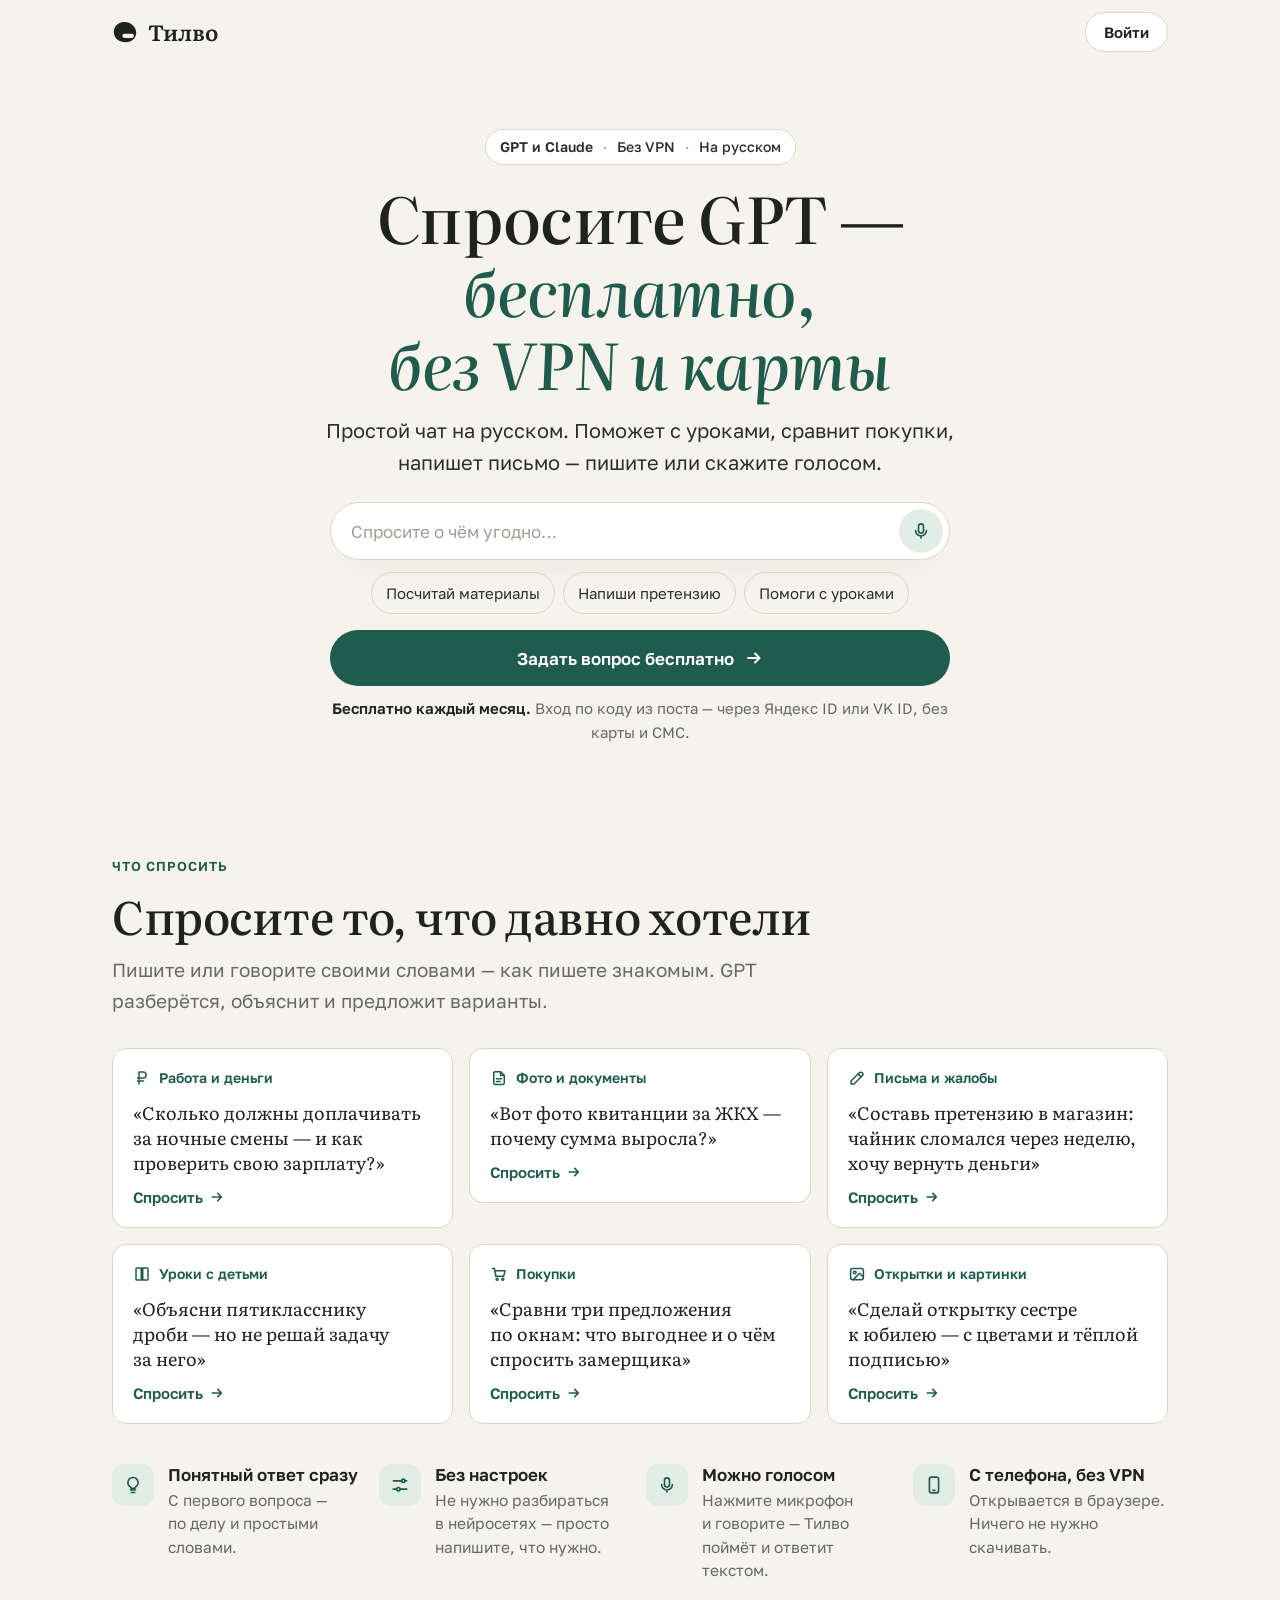
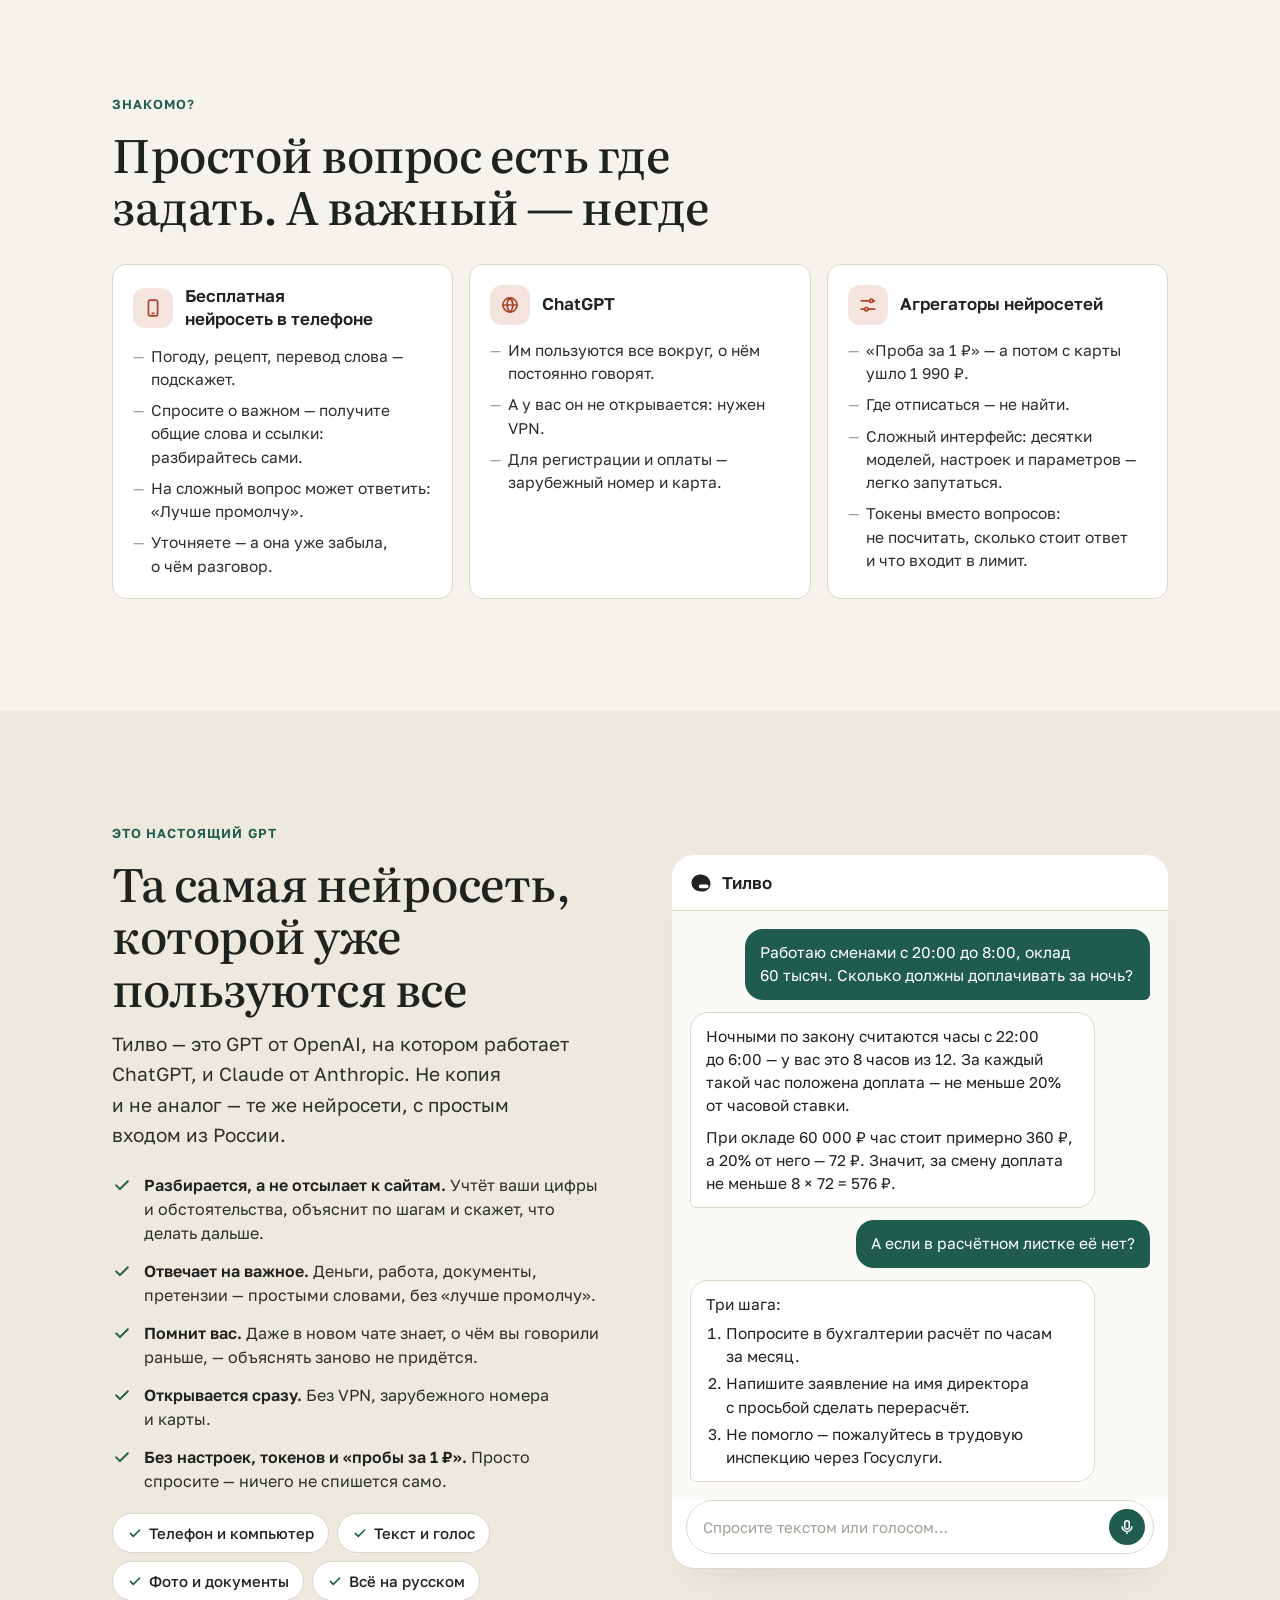
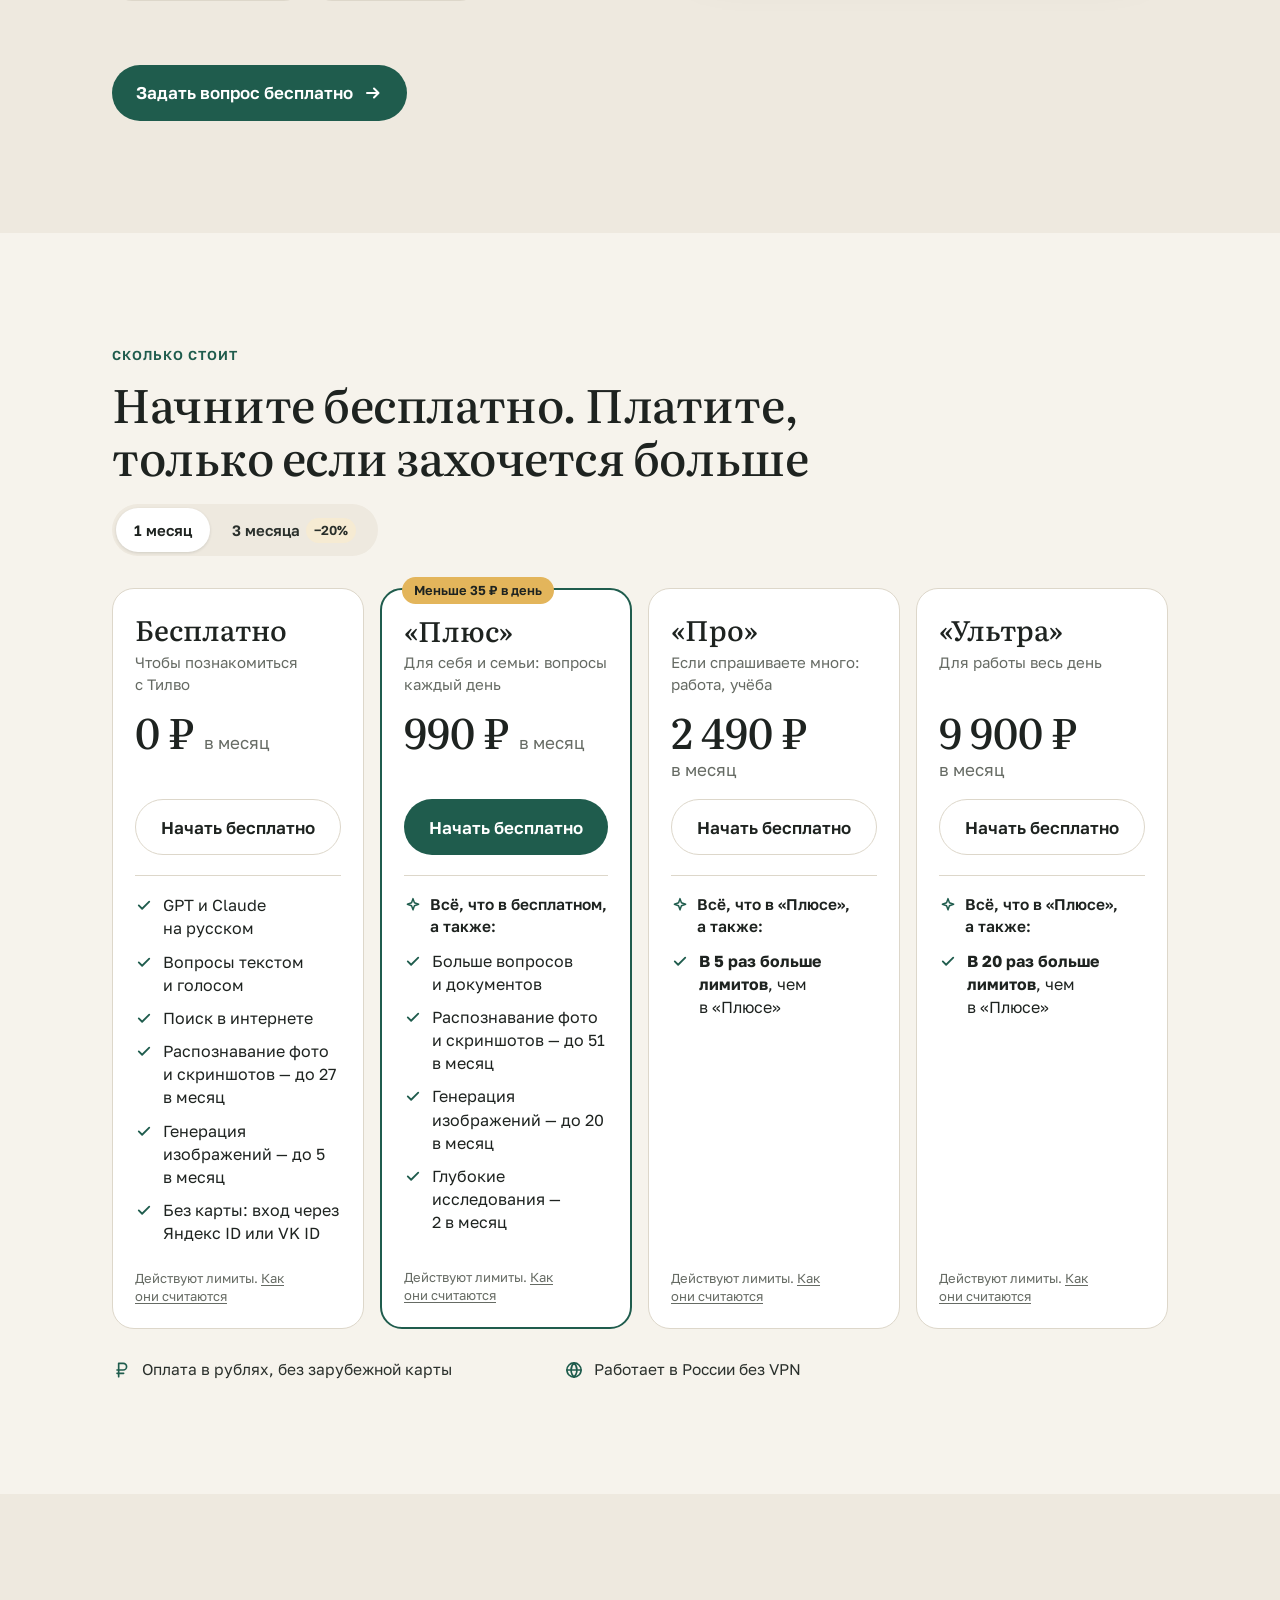
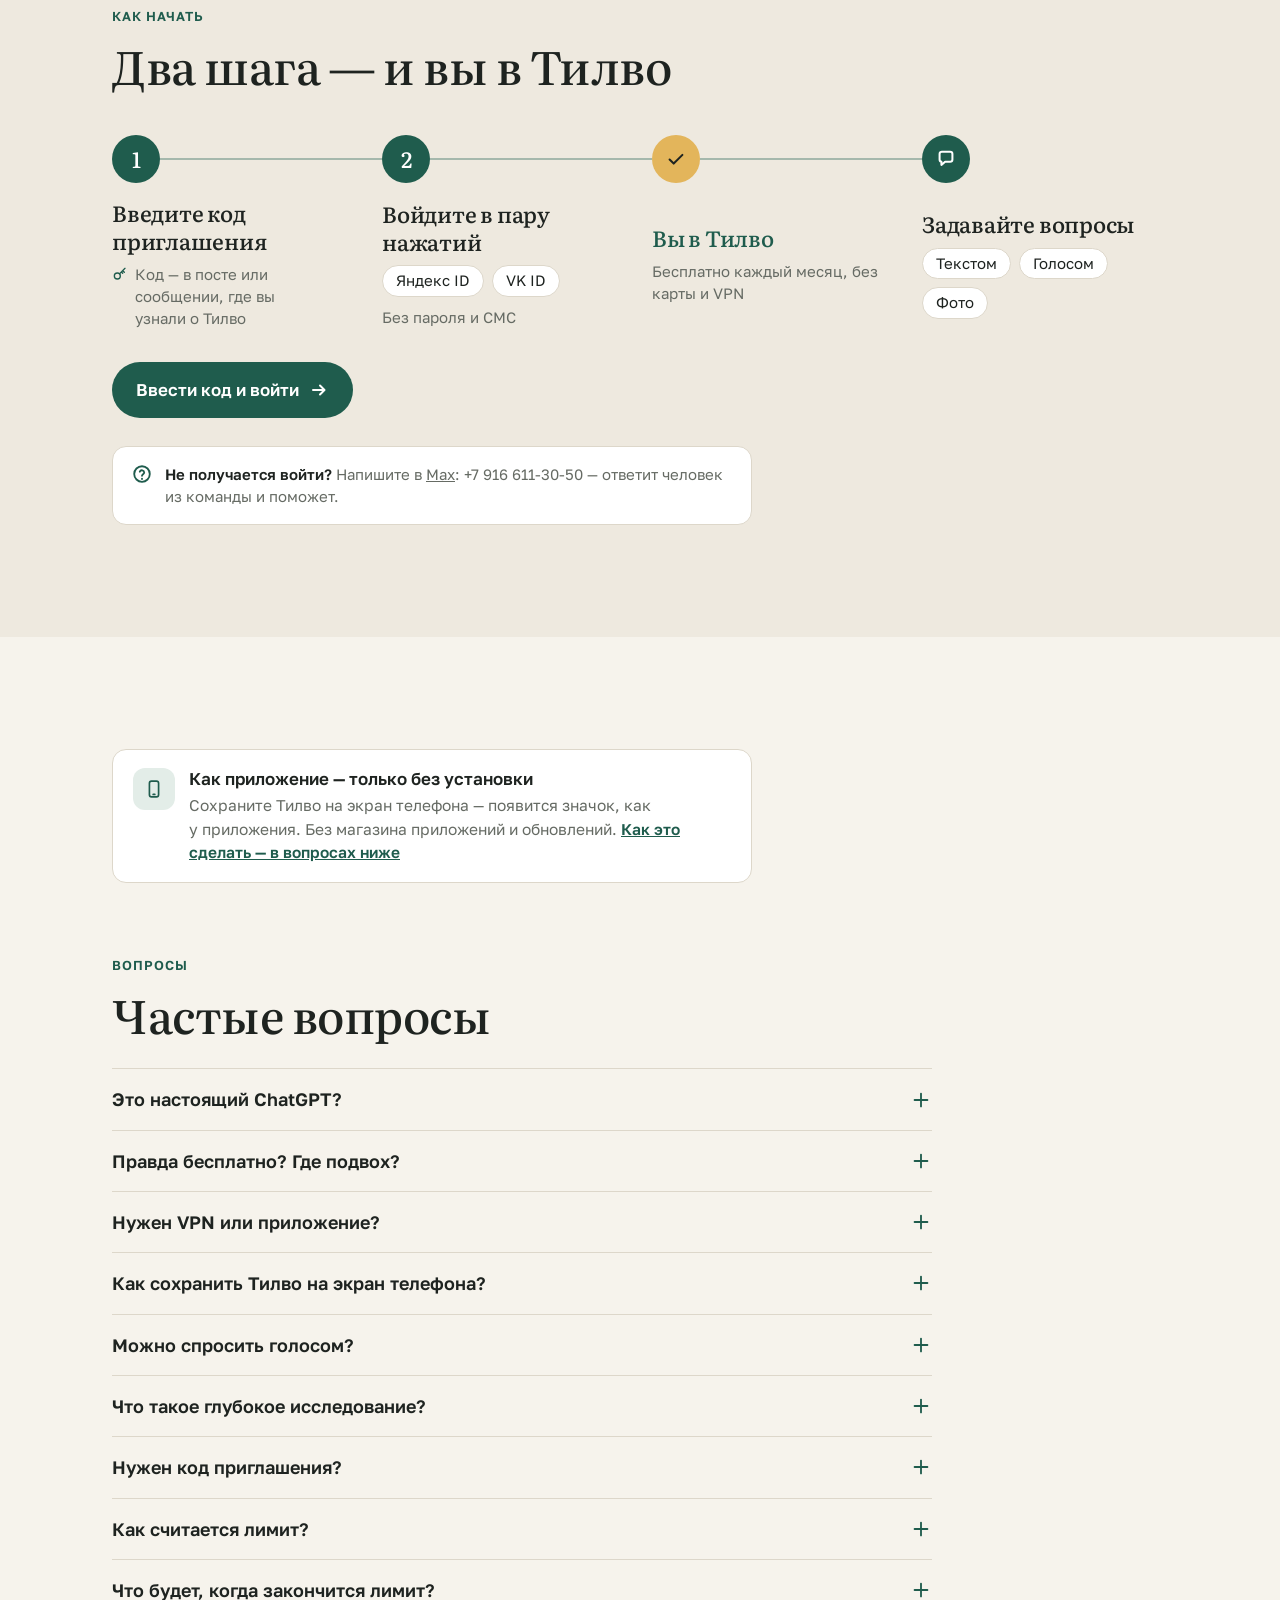
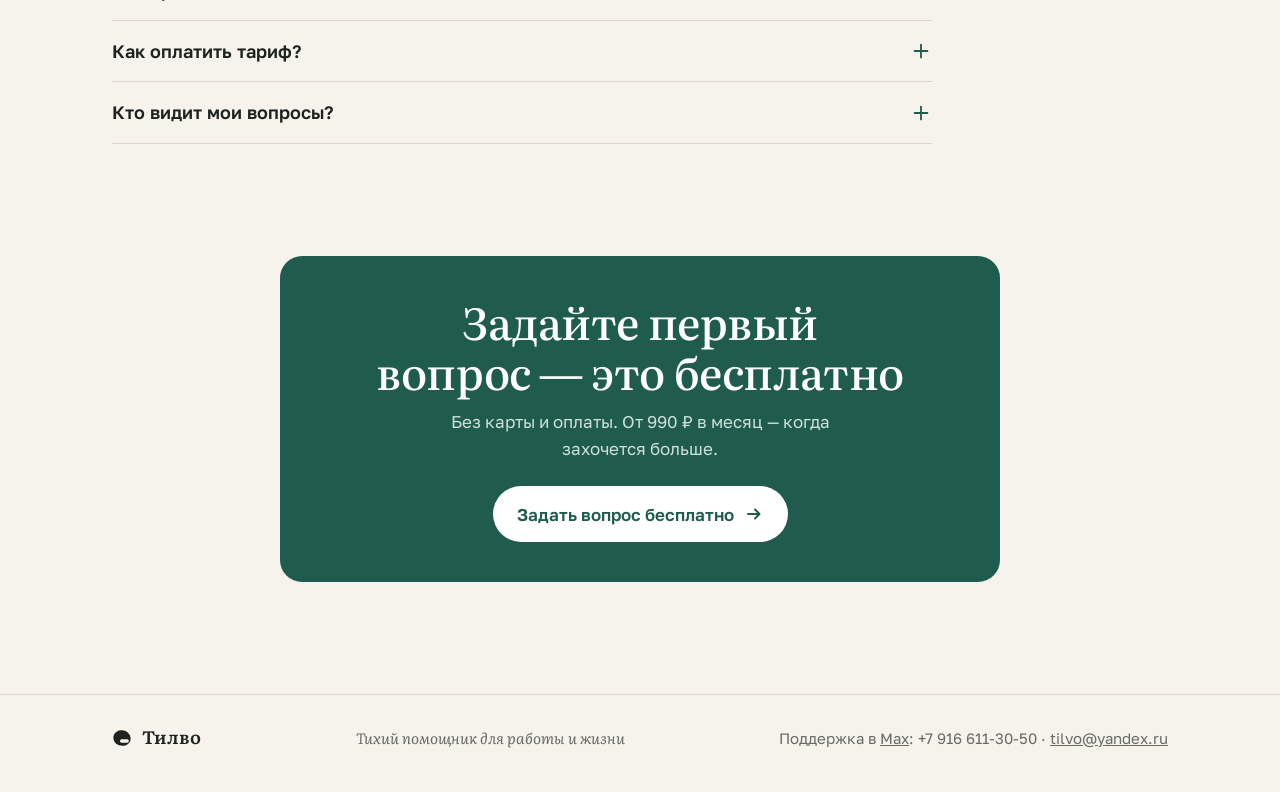
<file: site/index.html>
<!doctype html>
<html lang="ru">
<head>
  <meta charset="utf-8">
  <meta name="viewport" content="width=device-width, initial-scale=1, viewport-fit=cover">
  <meta name="color-scheme" content="only light">
  <title>Тилво — спросите GPT бесплатно, без VPN и карты</title>
  <meta name="description" content="Простой чат с GPT на русском: поможет с уроками, сравнит покупки, напишет письмо. Можно голосом. Бесплатно каждый месяц, без карты и VPN.">
  <meta property="og:title" content="Тилво — спросите GPT бесплатно, без VPN и карты">
  <meta property="og:description" content="Простой чат с GPT на русском. Можно голосом. Бесплатно каждый месяц.">
  <meta property="og:type" content="website">
  <link rel="icon" href="data:image/svg+xml,%3Csvg xmlns='http://www.w3.org/2000/svg' viewBox='0 0 64 64'%3E%3Crect width='64' height='64' rx='15' fill='%231F5C4D'/%3E%3Cg transform='translate(32 32) scale(0.74) translate(-32 -32)'%3E%3Cpath fill='%23F6F3EC' d='M27 7.5C43 5 58.5 16.5 59.5 32C60.4 46.5 49.5 57 34 57C17.5 57 5 47.5 4.5 33C4 19.5 13 9.7 27 7.5ZM31 36A5.5 5.5 0 0 0 31 47L48.5 47A5.5 5.5 0 0 0 48.5 36Z'/%3E%3C/g%3E%3C/svg%3E">
  <link rel="preconnect" href="https://fonts.googleapis.com">
  <link rel="preconnect" href="https://fonts.gstatic.com" crossorigin>
  <link href="https://fonts.googleapis.com/css2?family=Golos+Text:wght@400;500;600&amp;family=Literata:ital,opsz,wght@0,7..72,400..600;1,7..72,400..600&amp;display=swap&amp;subset=cyrillic" rel="stylesheet">
  <style>
    :root {
      color-scheme: only light;
      --bg: #F6F3EC;
      --surface: #FFFFFF;
      --surface-2: #EEE9DF;
      --ink: #1E2320;
      --ink-2: #2A302C;
      --muted: #666B64;
      --faint: #A29F95;
      --line: #DDD7CA;
      --accent: #1F5C4D;
      --accent-hover: #17483C;
      --accent-ink: #FFFFFF;
      --accent-soft: #E3EDE8;
      --highlight: #E3B55B;
      --highlight-soft: #F6EBD3;
      --danger: #A8432A;
      --danger-soft: #F5E4DE;
      --shadow: rgba(30, 35, 32, 0.14);

      --font-head: "Literata", Georgia, "Times New Roman", serif;
      --font-text: "Golos Text", system-ui, -apple-system, "Segoe UI", Roboto, Arial, sans-serif;
      --container: 1120px;
      --gutter: 16px;
      --radius-lg: 22px;
      --radius: 14px;
      --section-space: clamp(64px, 9vw, 112px);
    }
    @media (min-width: 720px) { :root { --gutter: 32px; } }

    *, *::before, *::after { box-sizing: border-box; }
    [hidden] { display: none !important; }
    html { -webkit-text-size-adjust: 100%; text-size-adjust: 100%; scroll-padding-top: 80px; }
    @media (prefers-reduced-motion: no-preference) { html { scroll-behavior: smooth; } }
    body {
      margin: 0; background: var(--bg); color: var(--ink);
      font-family: var(--font-text); font-size: 17px; line-height: 1.6;
      overflow-wrap: break-word; -webkit-font-smoothing: antialiased;
    }
    h1, h2, h3, p, ul, ol { margin: 0; }
    ul, ol { padding: 0; list-style: none; }
    h1, h2, h3 { font-family: var(--font-head); font-weight: 500; line-height: 1.14; letter-spacing: -0.01em; text-wrap: balance; }
    p { text-wrap: pretty; }
    a { color: inherit; }
    svg { display: block; }
    button, input { font: inherit; color: inherit; }
    .nowrap { white-space: nowrap; }
    .visually-hidden { position: absolute; width: 1px; height: 1px; overflow: hidden; clip: rect(0 0 0 0); white-space: nowrap; }

    .container { width: 100%; max-width: var(--container); margin: 0 auto; padding: 0 var(--gutter); }
    .section { padding: var(--section-space) 0; }
    .eyebrow { font-size: 13px; font-weight: 600; letter-spacing: 0.08em; text-transform: uppercase; color: var(--accent); }
    .h2 { font-size: clamp(30px, 5.2vw, 46px); margin-top: 12px; }
    .lead { font-size: clamp(17px, 2.2vw, 19px); color: var(--muted); margin-top: 14px; max-width: 40em; }

    .ico { width: 20px; height: 20px; fill: none; stroke: currentColor; stroke-width: 2; stroke-linecap: round; stroke-linejoin: round; flex: none; }

    /* ---------- Кнопки ---------- */
    .btn {
      display: inline-flex; align-items: center; justify-content: center; gap: 10px;
      min-height: 56px; padding: 0 24px; border-radius: 999px; border: 0;
      font-weight: 600; font-size: 17px; text-decoration: none; cursor: pointer;
      transition: background-color .15s ease, border-color .15s ease, transform .15s ease;
    }
    .btn:focus-visible, .chip:focus-visible, .ask-card:focus-visible, input:focus-visible, summary:focus-visible, a:focus-visible, .icon-btn:focus-visible {
      outline: 3px solid var(--highlight); outline-offset: 2px;
    }
    .btn-primary { background: var(--accent); color: var(--accent-ink); }
    .btn-primary:hover { background: var(--accent-hover); }
    .btn-primary:active { transform: translateY(1px); }
    .btn-ghost { background: var(--surface); color: var(--ink); border: 1.5px solid var(--line); }
    .btn-ghost:hover { border-color: var(--ink); }

    /* ---------- Шапка ---------- */
    .header { position: sticky; top: 0; z-index: 10; background: rgba(246, 243, 236, 0.92); backdrop-filter: saturate(1.4) blur(10px); -webkit-backdrop-filter: saturate(1.4) blur(10px); border-bottom: 1px solid transparent; transition: border-color .2s; }
    .header.is-scrolled { border-bottom-color: var(--line); }
    .header-row { display: flex; align-items: center; justify-content: space-between; height: 64px; }
    .logo { display: inline-flex; align-items: center; gap: 10px; text-decoration: none; font-family: var(--font-head); font-size: 22px; font-weight: 600; }
    .logo svg { width: 26px; height: 26px; fill: var(--ink); }
    .header-login {
      min-height: 40px; padding: 0 18px; border: 1px solid var(--line); border-radius: 999px; background: var(--surface);
      font-size: 15px; font-weight: 600; cursor: pointer;
    }
    .header-login:hover { border-color: var(--accent); color: var(--accent); }

    /* ---------- Первый экран ---------- */
    .hero { padding: 18px 0 var(--section-space); text-align: center; }
    @media (min-width: 960px) { .hero { padding-top: 64px; } }
    .hero-inner { max-width: 760px; margin: 0 auto; }
    .badge {
      display: inline-flex; flex-wrap: wrap; justify-content: center; gap: 4px 10px;
      padding: 6px 14px; border-radius: 999px; background: var(--surface); border: 1px solid var(--line);
      font-size: 14px; font-weight: 500; color: var(--ink-2);
    }
    .badge b { font-weight: 600; }
    .badge i { font-style: normal; color: var(--faint); }
    .hero h1 { font-size: clamp(36px, 7.2vw, 64px); margin-top: 16px; }
    .hero h1 em { font-style: italic; color: var(--accent); }
    .hero-lead { font-size: clamp(17px, 2.4vw, 20px); color: var(--ink-2); margin: 14px auto 0; max-width: 32em; }

    .ask { margin: 24px auto 0; max-width: 620px; text-align: left; }
    .ask-field {
      display: flex; align-items: center; gap: 6px; padding: 6px 6px 6px 18px;
      background: var(--surface); border: 1.5px solid var(--line); border-radius: 999px;
      box-shadow: 0 16px 36px -22px var(--shadow);
      transition: border-color .15s, box-shadow .15s;
    }
    .ask-field:focus-within { border-color: var(--accent); box-shadow: 0 0 0 4px var(--accent-soft), 0 16px 36px -22px var(--shadow); }
    .ask-field input { flex: 1; min-width: 0; height: 44px; border: 0; background: none; font-size: 17px; outline: none; }
    .ask-field input::placeholder { color: var(--faint); }
    .icon-btn { display: grid; place-items: center; width: 44px; height: 44px; border-radius: 50%; border: 0; background: var(--accent-soft); color: var(--accent); cursor: pointer; flex: none; }
    .icon-btn:hover { background: #D4E4DC; }
    .chips { display: flex; gap: 8px; margin-top: 12px; overflow-x: auto; scrollbar-width: none; padding-bottom: 2px; }
    .chips::-webkit-scrollbar { display: none; }
    @media (min-width: 720px) { .chips { flex-wrap: wrap; justify-content: center; overflow: visible; } }
    .chip {
      flex: none; padding: 8px 14px; border-radius: 999px; border: 1px solid var(--line); background: transparent;
      font-size: 15px; color: var(--ink-2); cursor: pointer; white-space: nowrap;
    }
    .chip:hover { background: var(--surface); border-color: var(--accent); }
    .ask .btn { width: 100%; margin-top: 14px; }
    .ask-note { margin-top: 10px; text-align: center; font-size: 15px; color: var(--muted); }
    .ask-note b { color: var(--ink); font-weight: 600; }

    /* ---------- Что спросить ---------- */
    .asks { display: grid; gap: 12px; margin-top: 32px; }
    @media (min-width: 720px) { .asks { grid-template-columns: 1fr 1fr; } }
    @media (min-width: 1040px) { .asks { grid-template-columns: repeat(3, 1fr); gap: 16px; } }
    .ask-card {
      display: flex; flex-direction: column; gap: 10px; width: 100%; text-align: left;
      padding: 18px 20px; background: var(--surface); border: 1px solid var(--line); border-radius: var(--radius);
      cursor: pointer; transition: border-color .15s, transform .15s;
    }
    .ask-card:hover { border-color: var(--accent); }
    .ask-card:active { transform: translateY(1px); }
    .ask-tag { display: inline-flex; align-items: center; gap: 8px; font-size: 14px; font-weight: 600; color: var(--accent); }
    .ask-tag .ico { width: 18px; height: 18px; }
    .ask-q { font-family: var(--font-head); font-size: 18px; line-height: 1.4; color: var(--ink); }
    .ask-go { margin-top: auto; display: inline-flex; align-items: center; gap: 6px; font-size: 15px; font-weight: 600; color: var(--accent); }
    .ask-go .ico { width: 16px; height: 16px; }

    .gets { display: grid; gap: 12px; margin-top: 40px; }
    @media (min-width: 720px) { .gets { grid-template-columns: repeat(2, 1fr); } }
    @media (min-width: 1040px) { .gets { grid-template-columns: repeat(4, 1fr); } }
    .get { display: flex; gap: 14px; align-items: flex-start; }
    .get-ico { display: grid; place-items: center; width: 42px; height: 42px; border-radius: 12px; background: var(--accent-soft); color: var(--accent); flex: none; }
    .get h3 { font-family: var(--font-text); font-size: 17px; font-weight: 600; letter-spacing: 0; line-height: 1.35; }
    .get p { font-size: 15.5px; color: var(--muted); margin-top: 2px; line-height: 1.5; }

    /* ---------- Знакомо? ---------- */
    .pains { display: grid; gap: 12px; margin-top: 32px; }
    @media (min-width: 900px) { .pains { grid-template-columns: repeat(3, 1fr); gap: 16px; } }
    .pain { padding: 20px; background: var(--surface); border: 1px solid var(--line); border-radius: var(--radius); }
    .pain-head { display: flex; align-items: center; gap: 12px; }
    .pain-ico { display: grid; place-items: center; width: 40px; height: 40px; border-radius: 12px; background: var(--danger-soft); color: var(--danger); flex: none; }
    .pain h3 { font-family: var(--font-text); font-size: 17px; font-weight: 600; letter-spacing: 0; line-height: 1.35; }
    .pain ul { display: grid; gap: 8px; margin-top: 14px; }
    .pain li { position: relative; padding-left: 18px; font-size: 15.5px; line-height: 1.5; color: var(--ink-2); }
    .pain li::before { content: "—"; position: absolute; left: 0; color: var(--faint); }

    /* ---------- Та самая нейросеть ---------- */
    .real { background: var(--surface-2); }
    .real-grid { display: grid; gap: 36px; align-items: center; }
    @media (min-width: 960px) { .real-grid { grid-template-columns: 1fr 1fr; gap: 64px; } }
    .real-text { margin-top: 16px; font-size: clamp(17px, 2.2vw, 19px); color: var(--ink-2); }
    .real-text p + p { margin-top: 14px; }
    .facts { display: flex; flex-wrap: wrap; gap: 8px; margin-top: 20px; }
    .facts li { display: inline-flex; align-items: center; gap: 6px; padding: 7px 14px; border-radius: 999px; background: var(--surface); border: 1px solid var(--line); font-size: 15px; font-weight: 500; }
    .facts .ico { width: 16px; height: 16px; color: var(--accent); stroke-width: 2.4; }
    .answers { display: grid; gap: 14px; margin-top: 22px; }
    .answers li { display: flex; gap: 12px; align-items: flex-start; font-size: 16px; line-height: 1.5; color: var(--ink-2); }
    .answers .ico { width: 20px; height: 20px; color: var(--accent); stroke-width: 2.4; margin-top: 2px; }
    .answers b { color: var(--ink); font-weight: 600; }
    .real-cta { grid-column: 1 / -1; }
    .real-cta .btn { width: 100%; }
    @media (min-width: 720px) { .real-cta .btn { width: auto; } }

    .chat { background: var(--surface); border-radius: var(--radius-lg); box-shadow: 0 1px 0 var(--line), 0 24px 48px -28px var(--shadow); overflow: hidden; }
    .chat-top { display: flex; align-items: center; gap: 10px; padding: 14px 18px; border-bottom: 1px solid var(--line); font-weight: 600; }
    .chat-top svg { width: 22px; height: 22px; fill: var(--ink); }
    .chat-body { padding: 18px; display: grid; gap: 12px; background: #FBFAF6; }
    .msg { max-width: 88%; padding: 12px 15px; border-radius: 18px; font-size: 15.5px; line-height: 1.5; }
    .msg-user { justify-self: end; background: var(--accent); color: var(--accent-ink); border-bottom-right-radius: 6px; }
    .msg-bot { justify-self: start; background: var(--surface); border: 1px solid var(--line); border-bottom-left-radius: 6px; }
    .msg-bot p + p { margin-top: 8px; }
    .msg-bot ol { display: grid; gap: 4px; margin-top: 6px; padding-left: 20px; list-style: decimal; }
    .chat-input { display: flex; align-items: center; gap: 10px; margin: 0 14px 14px; padding: 8px 8px 8px 16px; border: 1px solid var(--line); border-radius: 999px; color: var(--faint); font-size: 15px; background: var(--surface); }
    .chat-input span { flex: 1; }
    .chat-input i { display: grid; place-items: center; width: 36px; height: 36px; border-radius: 50%; background: var(--accent); color: #fff; }
    .chat-input .ico { width: 18px; height: 18px; }

    /* ---------- Цена ---------- */
    .plans { display: grid; gap: 14px; margin-top: 32px; }
    @media (min-width: 720px) { .plans { grid-template-columns: 1fr 1fr; gap: 18px; } }
    @media (min-width: 1100px) { .plans { grid-template-columns: repeat(4, 1fr); gap: 16px; } }
    .plan { position: relative; display: flex; flex-direction: column; padding: 24px 22px 22px; background: var(--surface); border: 1px solid var(--line); border-radius: var(--radius-lg); }
    .plan-main { border: 2px solid var(--accent); }
    .plan-flag { position: absolute; top: -13px; left: 20px; padding: 3px 12px; border-radius: 999px; background: var(--highlight); color: var(--ink); font-size: 13px; font-weight: 600; }
    .plan-name { font-family: var(--font-head); font-size: 28px; font-weight: 500; line-height: 1.15; color: var(--ink); }
    .plan-for { margin-top: 6px; font-size: 15px; line-height: 1.45; color: var(--muted); }
    .plan-cost { margin-top: 14px; }
    @media (min-width: 720px) { .plan-for { min-height: 2.9em; } .plan-cost { min-height: 70px; } }
    .plan-price { display: flex; align-items: baseline; flex-wrap: wrap; gap: 4px 10px; }
    .plan-price strong { font-family: var(--font-head); font-size: 42px; font-weight: 500; line-height: 1; }
    .plan-price span { color: var(--muted); }
    .plan-bill { margin-top: 6px; font-size: 14px; font-weight: 600; color: var(--accent); }
    .billing { display: inline-flex; gap: 4px; margin-top: 22px; padding: 4px; background: var(--surface-2); border-radius: 999px; }
    .billing button { display: inline-flex; align-items: center; gap: 6px; min-height: 44px; padding: 0 18px; border: 0; border-radius: 999px; background: none; font-size: 15px; font-weight: 600; color: var(--ink-2); cursor: pointer; }
    .billing button[aria-pressed="true"] { background: var(--surface); color: var(--ink); box-shadow: 0 1px 3px var(--shadow); }
    .billing-save { padding: 2px 8px; border-radius: 999px; background: var(--highlight-soft); font-size: 13px; }
    .billing button:focus-visible { outline: 3px solid var(--highlight); outline-offset: 2px; }
    .plan-body { margin-top: 20px; padding-top: 18px; border-top: 1px solid var(--line); }
    .plan-inc { display: flex; align-items: flex-start; gap: 8px; margin-bottom: 12px; font-size: 15.5px; font-weight: 600; line-height: 1.4; }
    .plan-inc .ico { width: 18px; height: 18px; color: var(--accent); margin-top: 2px; }
    .plan ul { display: grid; gap: 10px; }
    .plan li { display: flex; gap: 10px; align-items: flex-start; font-size: 16px; line-height: 1.45; }
    .plan li .ico { width: 18px; height: 18px; color: var(--accent); stroke-width: 2.4; margin-top: 2px; }
    .plan .btn { margin-top: 16px; width: 100%; }
    .plan-fine { margin-top: auto; padding-top: 22px; font-size: 13px; line-height: 1.45; color: var(--muted); }
    .plan-fine a { color: inherit; text-decoration: underline; text-underline-offset: 2px; }
    /* Строки карточек (название, цена, кнопка, список) выравниваются между карточками */
    @supports (grid-template-rows: subgrid) {
      @media (min-width: 720px) {
        .plan { display: grid; grid-row: span 6; grid-template-rows: subgrid; row-gap: 0; }
        .plan-for, .plan-cost { min-height: 0; }
      }
    }
    .trust { display: grid; gap: 10px 24px; margin-top: 28px; max-width: 880px; }
    @media (min-width: 760px) { .trust { grid-template-columns: 1fr 1fr; } }
    .trust li { display: flex; gap: 10px; align-items: center; font-size: 15.5px; color: var(--ink-2); }
    .trust .ico { color: var(--accent); }

    /* ---------- Как начать: лесенка. На телефоне — сверху вниз, на компьютере — слева направо ---------- */
    .band { background: var(--surface-2); }
    .ladder { display: grid; max-width: 520px; margin-top: clamp(28px, 4vw, 44px); }
    .ladder-step { position: relative; display: grid; grid-template-columns: 48px minmax(0, 1fr); gap: 18px; padding-bottom: 30px; }
    .ladder-step::before { content: ""; position: absolute; left: 23px; top: 48px; bottom: 0; width: 2px; background: var(--accent); opacity: 0.35; }
    .ladder-step:last-child { padding-bottom: 0; }
    .ladder-step:last-child::before { display: none; }
    .ladder-dot {
      position: relative; z-index: 1; display: grid; place-items: center; width: 48px; height: 48px; border-radius: 50%;
      background: var(--accent); color: var(--accent-ink); font-family: var(--font-head); font-size: 22px; font-weight: 500; line-height: 1;
    }
    .ladder-dot .ico { width: 22px; height: 22px; stroke-width: 2.2; }
    .ladder-step.is-milestone .ladder-dot { background: var(--highlight); color: var(--ink); }
    .ladder-step.is-milestone h3 { color: var(--accent); }
    .ladder-text { padding-top: 9px; }
    .ladder-text h3 { font-size: 22px; line-height: 1.25; }
    .ladder-chips { display: flex; flex-wrap: wrap; gap: 8px; margin-top: 10px; }
    .ladder-chips li { padding: 5px 13px; background: var(--surface); border: 1px solid var(--line); border-radius: 999px; font-size: 15px; line-height: 1.3; }
    .ladder-after, .ladder-sub { margin-top: 10px; font-size: 15px; color: var(--muted); line-height: 1.45; }
    .ladder-after { display: flex; align-items: flex-start; gap: 7px; }
    .ladder-after .ico { width: 16px; height: 16px; margin-top: 2px; color: var(--accent); }
    .ladder-actions { margin-top: 32px; }
    .help-note {
      display: flex; align-items: flex-start; gap: 12px; max-width: 640px; margin-top: 28px; padding: 16px 18px;
      background: var(--surface); border: 1px solid var(--line); border-radius: var(--radius); font-size: 15px; line-height: 1.5; color: var(--muted);
    }
    .help-note .ico { width: 22px; height: 22px; color: var(--accent); }
    .help-note strong { color: var(--ink); font-weight: 600; }
    @media (min-width: 900px) {
      .ladder { grid-auto-flow: column; grid-auto-columns: minmax(0, 1fr); gap: 24px; max-width: none; }
      .ladder-step { grid-template-columns: minmax(0, 1fr); gap: 16px; padding-bottom: 0; }
      .ladder-step::before { left: 48px; right: -24px; top: 23px; bottom: auto; width: auto; height: 2px; }
      .ladder-text { padding-top: 0; }
    }

    /* ---------- Без приложения ---------- */
    .app-note { display: flex; gap: 14px; align-items: flex-start; max-width: 640px; margin-bottom: clamp(48px, 7vw, 72px); padding: 18px 20px; background: var(--surface); border: 1px solid var(--line); border-radius: var(--radius); }
    .app-note h3 { font-family: var(--font-text); font-size: 17px; font-weight: 600; letter-spacing: 0; line-height: 1.35; }
    .app-note p { margin-top: 4px; font-size: 15.5px; color: var(--muted); line-height: 1.5; }
    .app-note a { color: var(--accent); font-weight: 600; }

    /* ---------- Вопросы ---------- */
    .faq { margin-top: 28px; border-top: 1px solid var(--line); max-width: 820px; }
    .faq details { border-bottom: 1px solid var(--line); }
    .faq summary { list-style: none; cursor: pointer; display: flex; align-items: center; justify-content: space-between; gap: 16px; padding: 18px 0; font-weight: 600; font-size: 18px; line-height: 1.35; }
    .faq summary::-webkit-details-marker { display: none; }
    .faq summary .ico { width: 22px; height: 22px; color: var(--accent); transition: transform .2s ease; }
    .faq details[open] summary .ico { transform: rotate(45deg); }
    .faq-a { padding: 0 0 20px; color: var(--ink-2); max-width: 44em; }
    .faq-a p + p { margin-top: 10px; }

    /* ---------- Финал ---------- */
    .final { text-align: center; }
    .final-box { max-width: 720px; margin: 0 auto; padding: 40px 22px; border-radius: var(--radius-lg); background: var(--accent); color: var(--accent-ink); }
    .final h2 { font-size: clamp(30px, 5vw, 44px); }
    .final p { margin: 12px auto 0; max-width: 30em; color: #CFE0D8; }
    .final .btn { margin-top: 24px; background: var(--surface); color: var(--accent); }
    .final .btn:hover { background: var(--bg); }

    .footer { border-top: 1px solid var(--line); padding: 28px 0 40px; font-size: 15px; color: var(--muted); }
    .footer-row { display: flex; flex-wrap: wrap; gap: 14px 32px; align-items: center; justify-content: space-between; }
    .footer .logo { font-size: 18px; color: var(--ink); }
    .footer .logo svg { width: 20px; height: 20px; }
    .footer-slogan { font-family: var(--font-head); font-style: italic; }

    /* ---------- Окно входа ---------- */
    .sheet {
      width: 100%; max-width: 100%; margin: auto 0 0; padding: 0; border: 0;
      border-radius: var(--radius-lg) var(--radius-lg) 0 0; background: var(--surface); color: var(--ink);
      box-shadow: 0 -20px 60px -20px rgba(0,0,0,.35);
    }
    .sheet::backdrop { background: rgba(30, 35, 32, 0.45); }
    @media (min-width: 640px) { .sheet { max-width: 460px; margin: auto; border-radius: var(--radius-lg); } }
    @media (prefers-reduced-motion: no-preference) {
      .sheet[open] { animation: sheet-in .25s ease-out both; }
      @keyframes sheet-in { from { transform: translateY(24px); opacity: 0; } to { transform: none; opacity: 1; } }
    }
    .sheet-inner { position: relative; padding: 26px 22px calc(24px + env(safe-area-inset-bottom)); }
    .sheet-close { position: absolute; top: 12px; right: 12px; width: 40px; height: 40px; border-radius: 50%; border: 0; background: var(--surface-2); cursor: pointer; display: grid; place-items: center; }
    .sheet-title { font-family: var(--font-head); font-size: 26px; line-height: 1.2; padding-right: 40px; }
    .sheet-q { margin-top: 12px; padding: 10px 14px; border-radius: 14px 14px 4px 14px; background: var(--accent); color: var(--accent-ink); font-size: 15px; line-height: 1.45; max-height: 6.2em; overflow: hidden; }
    .sheet-text { margin-top: 10px; color: var(--muted); font-size: 16px; }
    .sheet-code { margin-top: 18px; }
    .sheet-code label { display: block; font-size: 15px; font-weight: 600; margin-bottom: 6px; }
    .sheet-code input {
      width: 100%; height: 52px; padding: 0 16px; border: 1.5px solid var(--line); border-radius: var(--radius);
      background: var(--bg); font-size: 18px; font-weight: 600; letter-spacing: 0.06em; text-transform: uppercase;
    }
    .sheet-code input::placeholder { color: var(--faint); font-weight: 400; letter-spacing: 0; text-transform: none; font-size: 16px; }
    .sheet-code input:focus { border-color: var(--accent); background: var(--surface); outline: none; box-shadow: 0 0 0 3px var(--accent-soft); }
    .sheet-code-note { margin-top: 6px; font-size: 14px; color: var(--muted); line-height: 1.45; }
    .sheet-code-ok { display: flex; align-items: center; gap: 8px; margin-top: 14px; font-size: 15px; font-weight: 600; color: var(--accent); }
    .sheet-code-ok .ico { width: 18px; height: 18px; stroke-width: 2.4; }
    .providers { display: grid; gap: 10px; margin-top: 16px; }
    .btn-provider { justify-content: flex-start; width: 100%; background: var(--surface); border: 1.5px solid var(--line); color: var(--ink); padding: 0 18px; }
    .btn-provider:hover { border-color: var(--ink); }
    .btn-provider.is-disabled { opacity: .45; pointer-events: none; }
    .btn-provider .mark { display: inline-grid; place-items: center; width: 28px; height: 28px; border-radius: 8px; color: #fff; font-weight: 700; font-size: 15px; flex: none; }
    .btn-provider .mark-ya { background: #FC3F1D; border-radius: 50%; }
    .btn-provider .mark-vk { background: #0077FF; font-size: 12px; }
    .btn-provider .arrow { margin-left: auto; }
    .sheet-small { margin-top: 14px; font-size: 14px; color: var(--muted); text-align: center; }
  </style>
</head>
<body>
  <svg width="0" height="0" style="position:absolute" aria-hidden="true">
    <symbol id="i-logo" viewBox="0 0 64 64"><path d="M27 7.5C43 5 58.5 16.5 59.5 32C60.4 46.5 49.5 57 34 57C17.5 57 5 47.5 4.5 33C4 19.5 13 9.7 27 7.5ZM31 36A5.5 5.5 0 0 0 31 47L48.5 47A5.5 5.5 0 0 0 48.5 36Z"/></symbol>
    <symbol id="i-check" viewBox="0 0 24 24"><path d="M5 12.5l4.5 4.5L19 7.5"/></symbol>
    <symbol id="i-spark" viewBox="0 0 24 24"><path d="M12 3.5l1.9 5.6 5.6 1.9-5.6 1.9L12 18.5l-1.9-5.6L4.5 11l5.6-1.9z"/></symbol>
    <symbol id="i-arrow" viewBox="0 0 20 20"><path d="M4 10h11M11 5.5 15.5 10 11 14.5"/></symbol>
    <symbol id="i-plus" viewBox="0 0 24 24"><path d="M12 5v14M5 12h14"/></symbol>
    <symbol id="i-close" viewBox="0 0 24 24"><path d="M7 7l10 10M17 7L7 17"/></symbol>
    <symbol id="i-mic" viewBox="0 0 24 24"><rect x="9" y="3.5" width="6" height="11" rx="3"/><path d="M5.5 11.5a6.5 6.5 0 0 0 13 0M12 18v2.5"/></symbol>
    <symbol id="i-doc" viewBox="0 0 24 24"><path d="M14 3.5H7a2 2 0 0 0-2 2v13a2 2 0 0 0 2 2h10a2 2 0 0 0 2-2v-10z"/><path d="M14 3.5v5h5M8.5 13h7M8.5 16.5h5"/></symbol>
    <symbol id="i-pen" viewBox="0 0 24 24"><path d="M4 20h4L19 9a2.8 2.8 0 0 0-4-4L4 16z"/><path d="M13.5 6.5l4 4"/></symbol>
    <symbol id="i-book" viewBox="0 0 24 24"><path d="M4 5.5A1.5 1.5 0 0 1 5.5 4H11v16H5.5A1.5 1.5 0 0 1 4 18.5zM20 5.5A1.5 1.5 0 0 0 18.5 4H13v16h5.5a1.5 1.5 0 0 0 1.5-1.5z"/></symbol>
    <symbol id="i-cart" viewBox="0 0 24 24"><path d="M3.5 4.5h2.3l2 10.5h10.4l2-7.5H7"/><circle cx="9.5" cy="19" r="1.4"/><circle cx="17" cy="19" r="1.4"/></symbol>
    <symbol id="i-image" viewBox="0 0 24 24"><rect x="3.5" y="4.5" width="17" height="15" rx="2.5"/><circle cx="9" cy="10" r="1.8"/><path d="M20.5 16l-5-5-8.5 8.5"/></symbol>
    <symbol id="i-bulb" viewBox="0 0 24 24"><path d="M9 18h6M10 21h4M12 3a6 6 0 0 0-3.5 10.9c.6.5 1 1.2 1 2.1h5c0-.9.4-1.6 1-2.1A6 6 0 0 0 12 3z"/></symbol>
    <symbol id="i-phone" viewBox="0 0 24 24"><rect x="6.5" y="2.5" width="11" height="19" rx="2.5"/><path d="M11 18.5h2"/></symbol>
    <symbol id="i-tune" viewBox="0 0 24 24"><path d="M4 7h10M18 7h2M4 17h4M12 17h8"/><circle cx="16" cy="7" r="2"/><circle cx="10" cy="17" r="2"/></symbol>
    <symbol id="i-ruble" viewBox="0 0 24 24"><path d="M8 20V4h5.5a4 4 0 0 1 0 8H6M6 16h8"/></symbol>
    <symbol id="i-key" viewBox="0 0 24 24"><circle cx="8" cy="15" r="4.5"/><path d="M11.2 11.8 19.5 3.5M16 7l2.5 2.5M14 9l2 2"/></symbol>
    <symbol id="i-chat" viewBox="0 0 24 24"><path d="M5 6.5A2.5 2.5 0 0 1 7.5 4h9A2.5 2.5 0 0 1 19 6.5v6a2.5 2.5 0 0 1-2.5 2.5H11l-4 3.5V15a2.5 2.5 0 0 1-2-2.5z"/></symbol>
    <symbol id="i-help" viewBox="0 0 24 24"><circle cx="12" cy="12" r="8.5"/><path d="M9.6 9.5a2.5 2.5 0 0 1 4.8.9c0 1.7-2.4 2.1-2.4 3.6M12 17v.5"/></symbol>
    <symbol id="i-globe" viewBox="0 0 24 24"><circle cx="12" cy="12" r="8.5"/><path d="M3.5 12h17M12 3.5c2.4 2.3 3.5 5.2 3.5 8.5s-1.1 6.2-3.5 8.5c-2.4-2.3-3.5-5.2-3.5-8.5s1.1-6.2 3.5-8.5z"/></symbol>
  </svg>

  <header class="header" data-header>
    <div class="container header-row">
      <a class="logo" href="#top" aria-label="Тилво"><svg aria-hidden="true"><use href="#i-logo"/></svg>Тилво</a>
      <button class="header-login" type="button" data-login>Войти</button>
    </div>
  </header>

  <main id="top">
    <!-- ===== 1. Первый экран ===== -->
    <section class="hero">
      <div class="container hero-inner">
        <p class="badge"><b>GPT и&nbsp;Claude</b><i>·</i>Без VPN<i>·</i>На&nbsp;русском</p>
        <h1>Спросите GPT&nbsp;— <em>бесплатно, без&nbsp;VPN и&nbsp;карты</em></h1>
        <p class="hero-lead">Простой чат на&nbsp;русском. Поможет с&nbsp;уроками, сравнит покупки, напишет письмо&nbsp;— пишите или скажите голосом.</p>

        <form class="ask" data-ask-form>
          <label class="visually-hidden" for="ask-input">Ваш вопрос</label>
          <div class="ask-field">
            <input id="ask-input" type="text" autocomplete="off" placeholder="Спросите о&nbsp;чём угодно…" data-ask-input>
            <button class="icon-btn" type="button" aria-label="Спросить голосом" data-voice><svg class="ico" aria-hidden="true"><use href="#i-mic"/></svg></button>
          </div>
          <div class="chips" aria-label="Примеры вопросов">
            <button class="chip" type="button" data-fill="Сколько нужно утеплителя толщиной 5 см на 94 кв. м?">Посчитай материалы</button>
            <button class="chip" type="button" data-fill="Напиши претензию в магазин: товар сломался через неделю">Напиши претензию</button>
            <button class="chip" type="button" data-fill="Помоги сыну разобраться с дробями, но не решай за него">Помоги с уроками</button>
          </div>
          <button class="btn btn-primary" type="submit">Задать вопрос бесплатно<svg class="ico" aria-hidden="true"><use href="#i-arrow"/></svg></button>
          <p class="ask-note" data-no-code-text="<b>Бесплатно каждый месяц.</b> Вход по&nbsp;коду из&nbsp;поста&nbsp;— через Яндекс&nbsp;ID или VK&nbsp;ID, без карты и&nbsp;СМС."><b>Бесплатно каждый месяц.</b> Без карты и&nbsp;СМС&nbsp;— вход через Яндекс&nbsp;ID или VK&nbsp;ID.</p>
        </form>
      </div>
    </section>

    <!-- ===== 2. Что спросить ===== -->
    <section class="section" style="padding-top:0" aria-labelledby="asks-title">
      <div class="container">
        <p class="eyebrow">Что спросить</p>
        <h2 class="h2" id="asks-title">Спросите то, что давно хотели</h2>
        <p class="lead">Пишите или говорите своими словами&nbsp;— как пишете знакомым. GPT разберётся, объяснит и&nbsp;предложит варианты.</p>

        <ul class="asks">
          <li><button class="ask-card" type="button" data-q="Сколько должны доплачивать за ночные смены и как проверить, правильно ли мне начислили зарплату?">
            <span class="ask-tag"><svg class="ico" aria-hidden="true"><use href="#i-ruble"/></svg>Работа и&nbsp;деньги</span>
            <span class="ask-q">«Сколько должны доплачивать за&nbsp;ночные смены&nbsp;— и&nbsp;как проверить свою зарплату?»</span>
            <span class="ask-go">Спросить<svg class="ico" aria-hidden="true"><use href="#i-arrow"/></svg></span>
          </button></li>
          <li><button class="ask-card" type="button" data-q="Вот фото квитанции за ЖКХ — объясни, почему сумма выросла">
            <span class="ask-tag"><svg class="ico" aria-hidden="true"><use href="#i-doc"/></svg>Фото и&nbsp;документы</span>
            <span class="ask-q">«Вот фото квитанции за&nbsp;ЖКХ&nbsp;— почему сумма выросла?»</span>
            <span class="ask-go">Спросить<svg class="ico" aria-hidden="true"><use href="#i-arrow"/></svg></span>
          </button></li>
          <li><button class="ask-card" type="button" data-q="Составь претензию в магазин: чайник сломался через неделю, хочу вернуть деньги">
            <span class="ask-tag"><svg class="ico" aria-hidden="true"><use href="#i-pen"/></svg>Письма и&nbsp;жалобы</span>
            <span class="ask-q">«Составь претензию в&nbsp;магазин: чайник сломался через неделю, хочу вернуть деньги»</span>
            <span class="ask-go">Спросить<svg class="ico" aria-hidden="true"><use href="#i-arrow"/></svg></span>
          </button></li>
          <li><button class="ask-card" type="button" data-q="Объясни пятикласснику дроби — но не решай задачу за него">
            <span class="ask-tag"><svg class="ico" aria-hidden="true"><use href="#i-book"/></svg>Уроки с&nbsp;детьми</span>
            <span class="ask-q">«Объясни пятикласснику дроби&nbsp;— но&nbsp;не&nbsp;решай задачу за&nbsp;него»</span>
            <span class="ask-go">Спросить<svg class="ico" aria-hidden="true"><use href="#i-arrow"/></svg></span>
          </button></li>
          <li><button class="ask-card" type="button" data-q="Сравни три предложения по пластиковым окнам: что выгоднее и о чём спросить замерщика">
            <span class="ask-tag"><svg class="ico" aria-hidden="true"><use href="#i-cart"/></svg>Покупки</span>
            <span class="ask-q">«Сравни три предложения по&nbsp;окнам: что выгоднее и&nbsp;о&nbsp;чём спросить замерщика»</span>
            <span class="ask-go">Спросить<svg class="ico" aria-hidden="true"><use href="#i-arrow"/></svg></span>
          </button></li>
          <li><button class="ask-card" type="button" data-q="Сделай открытку сестре к юбилею — с цветами и тёплой подписью">
            <span class="ask-tag"><svg class="ico" aria-hidden="true"><use href="#i-image"/></svg>Открытки и&nbsp;картинки</span>
            <span class="ask-q">«Сделай открытку сестре к&nbsp;юбилею&nbsp;— с&nbsp;цветами и&nbsp;тёплой подписью»</span>
            <span class="ask-go">Спросить<svg class="ico" aria-hidden="true"><use href="#i-arrow"/></svg></span>
          </button></li>
        </ul>

        <ul class="gets">
          <li class="get"><span class="get-ico"><svg class="ico" aria-hidden="true"><use href="#i-bulb"/></svg></span><div><h3>Понятный ответ сразу</h3><p>С&nbsp;первого вопроса&nbsp;— по&nbsp;делу и&nbsp;простыми словами.</p></div></li>
          <li class="get"><span class="get-ico"><svg class="ico" aria-hidden="true"><use href="#i-tune"/></svg></span><div><h3>Без настроек</h3><p>Не&nbsp;нужно разбираться в&nbsp;нейросетях&nbsp;— просто напишите, что нужно.</p></div></li>
          <li class="get"><span class="get-ico"><svg class="ico" aria-hidden="true"><use href="#i-mic"/></svg></span><div><h3>Можно голосом</h3><p>Нажмите микрофон и&nbsp;говорите&nbsp;— Тилво поймёт и&nbsp;ответит текстом.</p></div></li>
          <li class="get"><span class="get-ico"><svg class="ico" aria-hidden="true"><use href="#i-phone"/></svg></span><div><h3>С&nbsp;телефона, без VPN</h3><p>Открывается в&nbsp;браузере. Ничего не&nbsp;нужно скачивать.</p></div></li>
        </ul>
      </div>
    </section>

    <!-- ===== 2б. Знакомо? ===== -->
    <section class="section" style="padding-top:0" aria-labelledby="pains-title">
      <div class="container">
        <p class="eyebrow">Знакомо?</p>
        <h2 class="h2" id="pains-title">Простой вопрос есть где задать. А&nbsp;важный&nbsp;— негде</h2>

        <ul class="pains">
          <li class="pain">
            <div class="pain-head"><span class="pain-ico"><svg class="ico" aria-hidden="true"><use href="#i-phone"/></svg></span><h3>Бесплатная нейросеть в&nbsp;телефоне</h3></div>
            <ul>
              <li>Погоду, рецепт, перевод слова&nbsp;— подскажет.</li>
              <li>Спросите о&nbsp;важном&nbsp;— получите общие слова и&nbsp;ссылки: разбирайтесь сами.</li>
              <li>На&nbsp;сложный вопрос может ответить: «Лучше промолчу».</li>
              <li>Уточняете&nbsp;— а&nbsp;она уже забыла, о&nbsp;чём разговор.</li>
            </ul>
          </li>
          <li class="pain">
            <div class="pain-head"><span class="pain-ico"><svg class="ico" aria-hidden="true"><use href="#i-globe"/></svg></span><h3>ChatGPT</h3></div>
            <ul>
              <li>Им пользуются все вокруг, о&nbsp;нём постоянно говорят.</li>
              <li>А&nbsp;у&nbsp;вас он не&nbsp;открывается: нужен VPN.</li>
              <li>Для регистрации и&nbsp;оплаты&nbsp;— зарубежный номер и&nbsp;карта.</li>
            </ul>
          </li>
          <li class="pain">
            <div class="pain-head"><span class="pain-ico"><svg class="ico" aria-hidden="true"><use href="#i-tune"/></svg></span><h3>Агрегаторы нейросетей</h3></div>
            <ul>
              <li>«Проба за&nbsp;1&nbsp;₽»&nbsp;— а&nbsp;потом с&nbsp;карты ушло 1&nbsp;990&nbsp;₽.</li>
              <li>Где отписаться&nbsp;— не&nbsp;найти.</li>
              <li>Сложный интерфейс: десятки моделей, настроек и&nbsp;параметров&nbsp;— легко запутаться.</li>
              <li>Токены вместо вопросов: не&nbsp;посчитать, сколько стоит ответ и&nbsp;что входит в&nbsp;лимит.</li>
            </ul>
          </li>
        </ul>
      </div>
    </section>

    <!-- ===== 3. Та самая нейросеть ===== -->
    <section class="section real" aria-labelledby="real-title">
      <div class="container real-grid">
        <div>
          <p class="eyebrow">Это настоящий GPT</p>
          <h2 class="h2" id="real-title">Та самая нейросеть, которой уже пользуются все</h2>
          <div class="real-text">
            <p>Тилво&nbsp;— это GPT от&nbsp;OpenAI, на&nbsp;котором работает ChatGPT, и&nbsp;Claude от&nbsp;Anthropic. Не&nbsp;копия и&nbsp;не&nbsp;аналог&nbsp;— те&nbsp;же нейросети, с&nbsp;простым входом из&nbsp;России.</p>
          </div>
          <ul class="answers">
            <li><svg class="ico" aria-hidden="true"><use href="#i-check"/></svg><span><b>Разбирается, а&nbsp;не&nbsp;отсылает к&nbsp;сайтам.</b> Учтёт ваши цифры и&nbsp;обстоятельства, объяснит по&nbsp;шагам и&nbsp;скажет, что делать дальше.</span></li>
            <li><svg class="ico" aria-hidden="true"><use href="#i-check"/></svg><span><b>Отвечает на&nbsp;важное.</b> Деньги, работа, документы, претензии&nbsp;— простыми словами, без «лучше промолчу».</span></li>
            <li><svg class="ico" aria-hidden="true"><use href="#i-check"/></svg><span><b>Помнит вас.</b> Даже в&nbsp;новом чате знает, о&nbsp;чём вы говорили раньше,&nbsp;— объяснять заново не&nbsp;придётся.</span></li>
            <li><svg class="ico" aria-hidden="true"><use href="#i-check"/></svg><span><b>Открывается сразу.</b> Без VPN, зарубежного номера и&nbsp;карты.</span></li>
            <li><svg class="ico" aria-hidden="true"><use href="#i-check"/></svg><span><b>Без настроек, токенов и&nbsp;«пробы за&nbsp;1&nbsp;₽».</b> Просто спросите&nbsp;— ничего не&nbsp;спишется само.</span></li>
          </ul>
          <ul class="facts">
            <li><svg class="ico" aria-hidden="true"><use href="#i-check"/></svg>Телефон и&nbsp;компьютер</li>
            <li><svg class="ico" aria-hidden="true"><use href="#i-check"/></svg>Текст и&nbsp;голос</li>
            <li><svg class="ico" aria-hidden="true"><use href="#i-check"/></svg>Фото и&nbsp;документы</li>
            <li><svg class="ico" aria-hidden="true"><use href="#i-check"/></svg>Всё на&nbsp;русском</li>
          </ul>
        </div>

        <div class="chat" role="img" aria-label="Пример разговора в Тилво: вопрос о доплате за ночные смены, расчёт по окладу и что делать, если доплаты нет">
          <div class="chat-top"><svg aria-hidden="true"><use href="#i-logo"/></svg>Тилво</div>
          <div class="chat-body">
            <div class="msg msg-user">Работаю сменами с&nbsp;20:00 до&nbsp;8:00, оклад 60&nbsp;тысяч. Сколько должны доплачивать за&nbsp;ночь?</div>
            <div class="msg msg-bot">
              <p>Ночными по&nbsp;закону считаются часы с&nbsp;22:00 до&nbsp;6:00&nbsp;— у&nbsp;вас это 8&nbsp;часов из&nbsp;12. За&nbsp;каждый такой час положена доплата&nbsp;— не&nbsp;меньше 20% от&nbsp;часовой ставки.</p>
              <p>При окладе 60&nbsp;000&nbsp;₽ час стоит примерно 360&nbsp;₽, а&nbsp;20% от&nbsp;него&nbsp;— 72&nbsp;₽. Значит, за&nbsp;смену доплата не&nbsp;меньше 8&nbsp;×&nbsp;72&nbsp;= 576&nbsp;₽.</p>
            </div>
            <div class="msg msg-user">А&nbsp;если в&nbsp;расчётном листке её нет?</div>
            <div class="msg msg-bot">
              <p>Три шага:</p>
              <ol>
                <li>Попросите в&nbsp;бухгалтерии расчёт по&nbsp;часам за&nbsp;месяц.</li>
                <li>Напишите заявление на&nbsp;имя директора с&nbsp;просьбой сделать перерасчёт.</li>
                <li>Не&nbsp;помогло&nbsp;— пожалуйтесь в&nbsp;трудовую инспекцию через Госуслуги.</li>
              </ol>
            </div>
          </div>
          <div class="chat-input"><span>Спросите текстом или голосом…</span><i><svg class="ico" aria-hidden="true"><use href="#i-mic"/></svg></i></div>
        </div>

        <div class="real-cta">
          <button class="btn btn-primary" type="button" data-login>Задать вопрос бесплатно<svg class="ico" aria-hidden="true"><use href="#i-arrow"/></svg></button>
        </div>
      </div>
    </section>

    <!-- ===== 4. Цена ===== -->
    <section class="section" aria-labelledby="price-title">
      <div class="container">
        <p class="eyebrow">Сколько стоит</p>
        <h2 class="h2" id="price-title">Начните бесплатно. Платите, только если захочется больше</h2>
        <div class="billing" role="group" aria-label="Срок оплаты">
          <button type="button" aria-pressed="true" data-months="1">1&nbsp;месяц</button>
          <button type="button" aria-pressed="false" data-months="3">3&nbsp;месяца <span class="billing-save">−20%</span></button>
        </div>

        <div class="plans">
          <article class="plan">
            <p class="plan-name">Бесплатно</p>
            <p class="plan-for">Чтобы познакомиться с&nbsp;Тилво</p>
            <div class="plan-cost">
              <p class="plan-price"><strong>0&nbsp;₽</strong><span>в&nbsp;месяц</span></p>
            </div>
            <button class="btn btn-ghost" type="button" data-login>Начать бесплатно</button>
            <div class="plan-body">
              <ul>
                <li><svg class="ico" aria-hidden="true"><use href="#i-check"/></svg><span>GPT и&nbsp;Claude на&nbsp;русском</span></li>
                <li><svg class="ico" aria-hidden="true"><use href="#i-check"/></svg><span>Вопросы текстом и&nbsp;голосом</span></li>
                <li><svg class="ico" aria-hidden="true"><use href="#i-check"/></svg><span>Поиск в&nbsp;интернете</span></li>
                <li><svg class="ico" aria-hidden="true"><use href="#i-check"/></svg><span>Распознавание фото и&nbsp;скриншотов&nbsp;— до&nbsp;27 в&nbsp;месяц</span></li>
                <li><svg class="ico" aria-hidden="true"><use href="#i-check"/></svg><span>Генерация изображений&nbsp;— до&nbsp;5 в&nbsp;месяц</span></li>
                <li><svg class="ico" aria-hidden="true"><use href="#i-check"/></svg><span>Без карты: вход через Яндекс&nbsp;ID или VK&nbsp;ID</span></li>
              </ul>
            </div>
            <p class="plan-fine">Действуют лимиты. <a href="#faq-limit" data-open-faq>Как они считаются</a></p>
          </article>

          <article class="plan plan-main" data-price="990">
            <span class="plan-flag">Меньше 35&nbsp;₽ в&nbsp;день</span>
            <p class="plan-name">«Плюс»</p>
            <p class="plan-for">Для себя и&nbsp;семьи: вопросы каждый день</p>
            <div class="plan-cost">
              <p class="plan-price"><strong data-month-price>990&nbsp;₽</strong><span>в&nbsp;месяц</span></p>
              <p class="plan-bill" data-bill hidden></p>
            </div>
            <button class="btn btn-primary" type="button" data-login>Начать бесплатно</button>
            <div class="plan-body">
              <p class="plan-inc"><svg class="ico" aria-hidden="true"><use href="#i-spark"/></svg>Всё, что в&nbsp;бесплатном, а&nbsp;также:</p>
              <ul>
                <li><svg class="ico" aria-hidden="true"><use href="#i-check"/></svg><span>Больше вопросов и&nbsp;документов</span></li>
                <li><svg class="ico" aria-hidden="true"><use href="#i-check"/></svg><span>Распознавание фото и&nbsp;скриншотов&nbsp;— до&nbsp;51 в&nbsp;месяц</span></li>
                <li><svg class="ico" aria-hidden="true"><use href="#i-check"/></svg><span>Генерация изображений&nbsp;— до&nbsp;20 в&nbsp;месяц</span></li>
                <li><svg class="ico" aria-hidden="true"><use href="#i-check"/></svg><span>Глубокие исследования&nbsp;— 2&nbsp;в&nbsp;месяц</span></li>
              </ul>
            </div>
            <p class="plan-fine">Действуют лимиты. <a href="#faq-limit" data-open-faq>Как они считаются</a></p>
          </article>

          <article class="plan" data-price="2490">
            <p class="plan-name">«Про»</p>
            <p class="plan-for">Если спрашиваете много: работа, учёба</p>
            <div class="plan-cost">
              <p class="plan-price"><strong data-month-price>2&nbsp;490&nbsp;₽</strong><span>в&nbsp;месяц</span></p>
              <p class="plan-bill" data-bill hidden></p>
            </div>
            <button class="btn btn-ghost" type="button" data-login>Начать бесплатно</button>
            <div class="plan-body">
              <p class="plan-inc"><svg class="ico" aria-hidden="true"><use href="#i-spark"/></svg>Всё, что в&nbsp;«Плюсе», а&nbsp;также:</p>
              <ul>
                <li><svg class="ico" aria-hidden="true"><use href="#i-check"/></svg><span><b>В&nbsp;5&nbsp;раз больше лимитов</b>, чем в&nbsp;«Плюсе»</span></li>
              </ul>
            </div>
            <p class="plan-fine">Действуют лимиты. <a href="#faq-limit" data-open-faq>Как они считаются</a></p>
          </article>

          <article class="plan" data-price="9900">
            <p class="plan-name">«Ультра»</p>
            <p class="plan-for">Для работы весь день</p>
            <div class="plan-cost">
              <p class="plan-price"><strong data-month-price>9&nbsp;900&nbsp;₽</strong><span>в&nbsp;месяц</span></p>
              <p class="plan-bill" data-bill hidden></p>
            </div>
            <button class="btn btn-ghost" type="button" data-login>Начать бесплатно</button>
            <div class="plan-body">
              <p class="plan-inc"><svg class="ico" aria-hidden="true"><use href="#i-spark"/></svg>Всё, что в&nbsp;«Плюсе», а&nbsp;также:</p>
              <ul>
                <li><svg class="ico" aria-hidden="true"><use href="#i-check"/></svg><span><b>В&nbsp;20&nbsp;раз больше лимитов</b>, чем в&nbsp;«Плюсе»</span></li>
              </ul>
            </div>
            <p class="plan-fine">Действуют лимиты. <a href="#faq-limit" data-open-faq>Как они считаются</a></p>
          </article>
        </div>

        <ul class="trust">
          <li><svg class="ico" aria-hidden="true"><use href="#i-ruble"/></svg>Оплата в&nbsp;рублях, без зарубежной карты</li>
          <li><svg class="ico" aria-hidden="true"><use href="#i-globe"/></svg>Работает в&nbsp;России без VPN</li>
        </ul>
      </div>
    </section>

    <!-- ===== 5. Как начать: шаги входа, дальше — вопросы ===== -->
    <section class="section band" aria-labelledby="start-title">
      <div class="container">
        <p class="eyebrow">Как начать</p>
        <h2 class="h2" id="start-title" data-open-text="Один шаг&nbsp;— и&nbsp;вы в&nbsp;Тилво">Два шага&nbsp;— и&nbsp;вы в&nbsp;Тилво</h2>

        <ol class="ladder">
          <li class="ladder-step" data-invite-only>
            <span class="ladder-dot" aria-hidden="true">1</span>
            <div class="ladder-text">
              <h3>Введите код приглашения</h3>
              <p class="ladder-after"><svg class="ico" aria-hidden="true"><use href="#i-key"/></svg>Код&nbsp;— в&nbsp;посте или сообщении, где вы узнали о&nbsp;Тилво</p>
            </div>
          </li>
          <li class="ladder-step">
            <span class="ladder-dot" aria-hidden="true" data-step-num>2</span>
            <div class="ladder-text">
              <h3>Войдите в&nbsp;пару нажатий</h3>
              <ul class="ladder-chips" aria-label="Чем войти">
                <li>Яндекс&nbsp;ID</li>
                <li>VK&nbsp;ID</li>
              </ul>
              <p class="ladder-after" data-link-code hidden><svg class="ico" aria-hidden="true"><use href="#i-key"/></svg>Код приглашения уже вставлен</p>
              <p class="ladder-sub">Без пароля и&nbsp;СМС</p>
            </div>
          </li>
          <li class="ladder-step is-milestone">
            <span class="ladder-dot" aria-hidden="true"><svg class="ico" aria-hidden="true"><use href="#i-check"/></svg></span>
            <div class="ladder-text">
              <h3>Вы в&nbsp;Тилво</h3>
              <p class="ladder-sub">Бесплатно каждый месяц, без карты и&nbsp;VPN</p>
            </div>
          </li>
          <li class="ladder-step">
            <span class="ladder-dot" aria-hidden="true"><svg class="ico" aria-hidden="true"><use href="#i-chat"/></svg></span>
            <div class="ladder-text">
              <h3>Задавайте вопросы</h3>
              <ul class="ladder-chips" aria-label="Как спросить">
                <li>Текстом</li>
                <li>Голосом</li>
                <li>Фото</li>
              </ul>
            </div>
          </li>
        </ol>

        <div class="ladder-actions">
          <button class="btn btn-primary" type="button" data-login data-open-text="Задать вопрос бесплатно">Ввести код и&nbsp;войти<svg class="ico" aria-hidden="true"><use href="#i-arrow"/></svg></button>
        </div>

        <p class="help-note"><svg class="ico" aria-hidden="true"><use href="#i-help"/></svg><span><strong>Не&nbsp;получается войти?</strong> Напишите в&nbsp;<a href="https://max.ru/">Max</a>: <span class="nowrap">+7&nbsp;916&nbsp;611-30-50</span>&nbsp;— ответит человек из&nbsp;команды и&nbsp;поможет.</span></p>
      </div>
    </section>

    <!-- ===== 6. Частые вопросы ===== -->
    <section class="section" aria-labelledby="faq-title">
      <div class="container">
        <div class="app-note">
          <span class="get-ico"><svg class="ico" aria-hidden="true"><use href="#i-phone"/></svg></span>
          <div>
            <h3>Как приложение&nbsp;— только без установки</h3>
            <p>Сохраните Тилво на&nbsp;экран телефона&nbsp;— появится значок, как у&nbsp;приложения. Без магазина приложений и&nbsp;обновлений. <a href="#faq-home" data-open-faq>Как это сделать&nbsp;— в&nbsp;вопросах ниже</a></p>
          </div>
        </div>

        <p class="eyebrow">Вопросы</p>
        <h2 class="h2" id="faq-title">Частые вопросы</h2>
        <div class="faq">
          <details>
            <summary>Это настоящий ChatGPT?<svg class="ico" aria-hidden="true"><use href="#i-plus"/></svg></summary>
            <div class="faq-a"><p>Да. Тилво работает на&nbsp;GPT от&nbsp;OpenAI&nbsp;— той&nbsp;же нейросети, что и&nbsp;ChatGPT,&nbsp;— и&nbsp;на&nbsp;Claude от&nbsp;Anthropic. Не&nbsp;аналог и&nbsp;не&nbsp;копия: мы сделали к&nbsp;ним простой вход из&nbsp;России.</p></div>
          </details>
          <details>
            <summary>Правда бесплатно? Где подвох?<svg class="ico" aria-hidden="true"><use href="#i-plus"/></svg></summary>
            <div class="faq-a"><p>Подвоха нет. Бесплатный лимит обновляется каждый месяц, карту не&nbsp;просим, ничего не&nbsp;спишется. Для обычных вопросов этого хватает с&nbsp;запасом.</p><p>Захочется больше&nbsp;— подключите платный тариф. Это ваше решение, без автосписаний.</p></div>
          </details>
          <details>
            <summary>Нужен VPN или приложение?<svg class="ico" aria-hidden="true"><use href="#i-plus"/></svg></summary>
            <div class="faq-a"><p>Нет. Тилво открывается в&nbsp;браузере на&nbsp;телефоне и&nbsp;компьютере, из&nbsp;любой точки России. Ничего устанавливать не&nbsp;нужно.</p></div>
          </details>
          <details id="faq-home">
            <summary>Как сохранить Тилво на&nbsp;экран телефона?<svg class="ico" aria-hidden="true"><use href="#i-plus"/></svg></summary>
            <div class="faq-a"><p>Войдите в&nbsp;Тилво с&nbsp;телефона, затем:</p><p><b>iPhone</b> (Safari): «Поделиться» → «На&nbsp;экран „Домой“».</p><p><b>Android</b> (Chrome): ⋮ → «Добавить на&nbsp;главный экран».</p><p>Появится значок Тилво&nbsp;— открывайте одним нажатием.</p></div>
          </details>
          <details>
            <summary>Можно спросить голосом?<svg class="ico" aria-hidden="true"><use href="#i-plus"/></svg></summary>
            <div class="faq-a"><p>Да. Нажмите микрофон и&nbsp;говорите&nbsp;— Тилво распознает речь и&nbsp;ответит текстом. Удобно, когда некогда печатать.</p></div>
          </details>
          <details>
            <summary>Что такое глубокое исследование?<svg class="ico" aria-hidden="true"><use href="#i-plus"/></svg></summary>
            <div class="faq-a"><p>Тилво сам изучит десятки сайтов по&nbsp;вашему вопросу и&nbsp;соберёт подробный отчёт со&nbsp;ссылками на&nbsp;источники. Например, сравнит пылесосы по&nbsp;отзывам и&nbsp;ценам или соберёт всё о&nbsp;летних лагерях для сына. Занимает несколько минут.</p></div>
          </details>
          <details data-invite-only>
            <summary>Нужен код приглашения?<svg class="ico" aria-hidden="true"><use href="#i-plus"/></svg></summary>
            <div class="faq-a"><p>Сейчас вход&nbsp;— по&nbsp;коду приглашения. Он есть в&nbsp;посте или сообщении, где вы узнали о&nbsp;Тилво. Код можно передать близким.</p></div>
          </details>
          <details id="faq-limit">
            <summary>Как считается лимит?<svg class="ico" aria-hidden="true"><use href="#i-plus"/></svg></summary>
            <div class="faq-a"><p>Вопросы, фото и&nbsp;документы тратят общий лимит на&nbsp;месяц, но&nbsp;по-разному. Поэтому в&nbsp;тарифах написано «до»: столько фото, если тратить лимит только на&nbsp;них. Генерация изображений и&nbsp;глубокие исследования считаются отдельно.</p><p>Остаток видно в&nbsp;чате. Ответ не&nbsp;оборвётся на&nbsp;середине, а&nbsp;поиск в&nbsp;интернете лимит не&nbsp;тратит.</p></div>
          </details>
          <details>
            <summary>Что будет, когда закончится лимит?<svg class="ico" aria-hidden="true"><use href="#i-plus"/></svg></summary>
            <div class="faq-a"><p>Новый лимит придёт через 30&nbsp;дней после первого вопроса&nbsp;— дата видна в&nbsp;чате. Или подключите «Плюс»: в&nbsp;нём почти вдвое больше текстов, фото и&nbsp;документов, а&nbsp;ещё глубокие исследования. Доплат за&nbsp;токены нет.</p></div>
          </details>
          <details>
            <summary>Как оплатить тариф?<svg class="ico" aria-hidden="true"><use href="#i-plus"/></svg></summary>
            <div class="faq-a"><p>По&nbsp;СБП: в&nbsp;чате появится QR-код&nbsp;— отсканируйте его в&nbsp;приложении своего банка. Зарубежная карта не&nbsp;нужна.</p><p>Платёж разовый: за&nbsp;месяц или сразу за&nbsp;3&nbsp;месяца со&nbsp;скидкой 20%. Ничего не&nbsp;спишется само, продлевать решаете сами.</p></div>
          </details>
          <details>
            <summary>Кто видит мои вопросы?<svg class="ico" aria-hidden="true"><use href="#i-plus"/></svg></summary>
            <div class="faq-a"><p>Ваши чаты видите только вы. Чтобы получить ответ, вопрос передаётся нейросети&nbsp;— её серверы за&nbsp;рубежом. Не&nbsp;отправляйте пароли, номера карт и&nbsp;паспортные данные.</p></div>
          </details>
        </div>
      </div>
    </section>

    <!-- ===== Финал ===== -->
    <section class="section final" style="padding-top:0" aria-labelledby="final-title">
      <div class="container">
        <div class="final-box">
          <h2 id="final-title">Задайте первый вопрос&nbsp;— это бесплатно</h2>
          <p>Без карты и&nbsp;оплаты. От&nbsp;990&nbsp;₽ в&nbsp;месяц&nbsp;— когда захочется больше.</p>
          <button class="btn" type="button" data-login>Задать вопрос бесплатно<svg class="ico" aria-hidden="true"><use href="#i-arrow"/></svg></button>
        </div>
      </div>
    </section>
  </main>

  <footer class="footer">
    <div class="container footer-row">
      <a class="logo" href="#top"><svg aria-hidden="true"><use href="#i-logo"/></svg>Тилво</a>
      <p class="footer-slogan">Тихий помощник для работы и&nbsp;жизни</p>
      <p>Поддержка в&nbsp;<a href="https://max.ru/">Max</a>: <span class="nowrap">+7&nbsp;916&nbsp;611-30-50</span> · <a href="mailto:tilvo@yandex.ru">tilvo@yandex.ru</a></p>
    </div>
  </footer>

  <!-- Окно входа. Лендинг не собирает личные данные: вход и регистрация — на chat.tilvo.ru -->
  <dialog class="sheet" aria-labelledby="sheet-title" data-sheet>
    <div class="sheet-inner">
      <button class="sheet-close" type="button" aria-label="Закрыть" data-close><svg class="ico" aria-hidden="true"><use href="#i-close"/></svg></button>
      <p class="sheet-title" id="sheet-title" data-sheet-title>Войдите и&nbsp;спрашивайте</p>
      <p class="sheet-q" data-sheet-q hidden></p>
      <p class="sheet-text">Бесплатно каждый месяц. Без карты, пароля и&nbsp;СМС.</p>
      <p class="sheet-code-ok" data-link-code hidden><svg class="ico" aria-hidden="true"><use href="#i-check"/></svg>Код приглашения применён</p>

      <div class="sheet-code" data-invite-only>
        <label for="code">Код приглашения</label>
        <input id="code" type="text" autocomplete="off" autocapitalize="characters" spellcheck="false" maxlength="32" placeholder="Введите код" aria-describedby="code-note" data-code>
        <p class="sheet-code-note" id="code-note">Код есть в&nbsp;посте, где вы узнали о&nbsp;Тилво. Нет кода? Напишите в&nbsp;<a href="https://max.ru/">Max</a>: <span class="nowrap">+7&nbsp;916&nbsp;611-30-50</span>&nbsp;— пришлём.</p>
      </div>

      <div class="providers">
        <a class="btn btn-provider" data-provider="yandex" href="#"><span class="mark mark-ya" aria-hidden="true">Я</span>Войти через Яндекс&nbsp;ID<svg class="ico arrow" aria-hidden="true"><use href="#i-arrow"/></svg></a>
        <a class="btn btn-provider" data-provider="vk" href="#"><span class="mark mark-vk" aria-hidden="true">VK</span>Войти через VK&nbsp;ID<svg class="ico arrow" aria-hidden="true"><use href="#i-arrow"/></svg></a>
      </div>
      <p class="sheet-small" data-invite-only data-code-hint>Сначала введите код&nbsp;— тогда кнопки станут активны</p>
    </div>
  </dialog>

  <script>
  (function () {
    var CHAT_URL = 'https://chat.tilvo.ru';
    // Пока вход только по коду приглашения. Откроем вход для всех — false: поле кода и вопрос о нём исчезнут.
    var INVITE_ONLY = true;

    // TODO: настоящую проверку кода делает сервер (chat.tilvo.ru). Здесь — только формат.
    function looksLikeCode(code) { return /^[A-ZА-ЯЁ0-9-]{4,32}$/.test(code); }
    function normalize(v) { return (v || '').trim().toUpperCase().replace(/\s+/g, ''); }

    // TODO: chat.tilvo.ru должен принять код и вопрос из ссылки и отправить вопрос после входа
    function loginHref(provider, code, question) {
      var p = new URLSearchParams({ provider: provider });
      if (INVITE_ONLY) p.set('invite', code);
      if (question) p.set('prompt', question);
      return CHAT_URL + '/?' + p.toString();
    }

    var params = new URLSearchParams(window.location.search);
    var linkCode = normalize(params.get('code') || params.get('invite'));
    // Код из ссылки в посте подставляется сам: такой гость видит страницу как при открытом входе
    var codeFromLink = INVITE_ONLY && looksLikeCode(linkCode);

    if (!INVITE_ONLY || codeFromLink) {
      document.querySelectorAll('[data-invite-only]').forEach(function (el) { el.remove(); });
      document.querySelectorAll('[data-open-text]').forEach(function (el) {
        var arrow = el.querySelector('svg');
        el.innerHTML = el.getAttribute('data-open-text');
        if (arrow) el.appendChild(arrow);
      });
      document.querySelectorAll('[data-step-num]').forEach(function (el) { el.textContent = '1'; });
    }
    if (codeFromLink) document.querySelectorAll('[data-link-code]').forEach(function (el) { el.hidden = false; });
    if (INVITE_ONLY && !codeFromLink) {
      document.querySelectorAll('[data-no-code-text]').forEach(function (el) { el.innerHTML = el.getAttribute('data-no-code-text'); });
    }

    var header = document.querySelector('[data-header]');
    function onScroll() { header.classList.toggle('is-scrolled', window.scrollY > 8); }
    window.addEventListener('scroll', onScroll, { passive: true });
    onScroll();

    var sheet = document.querySelector('[data-sheet]');
    var sheetTitle = sheet.querySelector('[data-sheet-title]');
    var sheetQ = sheet.querySelector('[data-sheet-q]');
    var codeInput = sheet.querySelector('[data-code]');
    var codeHint = sheet.querySelector('[data-code-hint]');
    var providers = sheet.querySelectorAll('[data-provider]');
    var askInput = document.querySelector('[data-ask-input]');
    var question = '';

    function updateLinks() {
      var code = codeInput ? normalize(codeInput.value) : linkCode;
      var ok = !INVITE_ONLY || looksLikeCode(code);
      providers.forEach(function (a) {
        a.href = ok ? loginHref(a.getAttribute('data-provider'), code, question) : '#';
        a.classList.toggle('is-disabled', !ok);
        a.setAttribute('aria-disabled', ok ? 'false' : 'true');
      });
      if (codeHint) codeHint.hidden = ok;
    }

    function openSheet(q, byVoice) {
      question = (q || '').trim();
      sheetTitle.innerHTML = question ? 'Вопрос готов&nbsp;— войдите, чтобы получить ответ'
        : byVoice ? 'Войдите&nbsp;— и&nbsp;спрашивайте голосом' : 'Войдите и&nbsp;спрашивайте';
      sheetQ.textContent = question;
      sheetQ.hidden = !question;
      updateLinks();
      if (typeof sheet.showModal === 'function') sheet.showModal(); else sheet.setAttribute('open', '');
      if (codeInput && !looksLikeCode(normalize(codeInput.value))) codeInput.focus();
    }

    if (codeInput) {
      if (linkCode) codeInput.value = linkCode;
      codeInput.addEventListener('input', updateLinks);
    }

    sheet.querySelector('[data-close]').addEventListener('click', function () { sheet.close(); });
    sheet.addEventListener('click', function (e) { if (e.target === sheet) sheet.close(); });

    document.querySelector('[data-ask-form]').addEventListener('submit', function (e) {
      e.preventDefault();
      openSheet(askInput.value);
    });
    document.querySelector('[data-voice]').addEventListener('click', function () { openSheet(askInput.value, true); });
    document.querySelectorAll('[data-fill]').forEach(function (b) {
      b.addEventListener('click', function () { askInput.value = b.getAttribute('data-fill'); askInput.focus(); });
    });
    document.querySelectorAll('[data-q]').forEach(function (b) {
      b.addEventListener('click', function () { openSheet(b.getAttribute('data-q')); });
    });
    document.querySelectorAll('[data-login]').forEach(function (b) {
      b.addEventListener('click', function () { openSheet(''); });
    });
    // Оплата за 3 месяца — скидка 20%: цена за месяц и итог за срок
    function rub(n) { return n.toLocaleString('ru-RU') + ' ₽'; }
    var billing = document.querySelectorAll('[data-months]');
    billing.forEach(function (b) {
      b.addEventListener('click', function () {
        var months = Number(b.getAttribute('data-months'));
        billing.forEach(function (x) { x.setAttribute('aria-pressed', x === b ? 'true' : 'false'); });
        document.querySelectorAll('[data-price]').forEach(function (plan) {
          var full = Number(plan.getAttribute('data-price'));
          var perMonth = months === 3 ? Math.round(full * 0.8) : full;
          var bill = plan.querySelector('[data-bill]');
          plan.querySelector('[data-month-price]').textContent = rub(perMonth);
          bill.textContent = rub(perMonth * 3) + ' за 3 месяца · экономия ' + rub((full - perMonth) * 3);
          bill.hidden = months !== 3;
        });
      });
    });
    document.querySelectorAll('[data-open-faq]').forEach(function (a) {
      a.addEventListener('click', function () { document.querySelector(a.getAttribute('href')).open = true; });
    });
  })();
  </script>
</body>
</html>
</file>
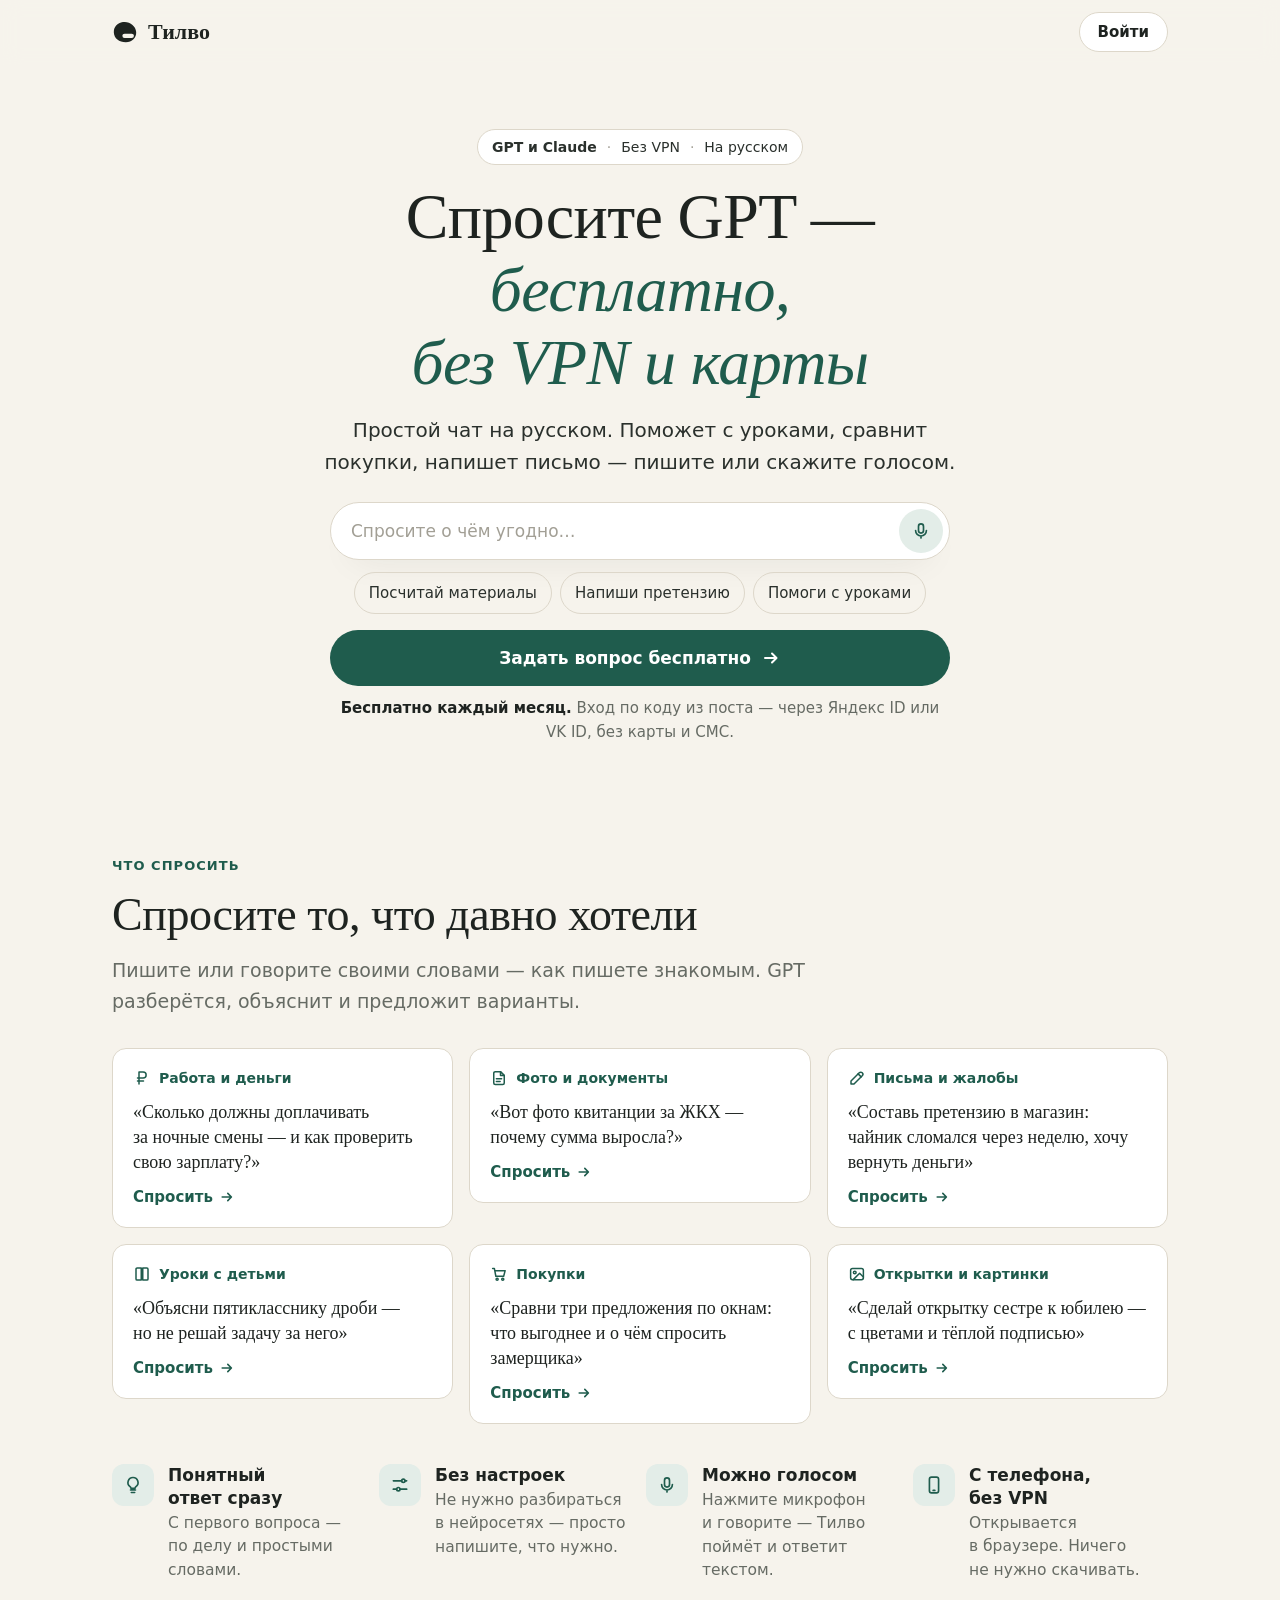
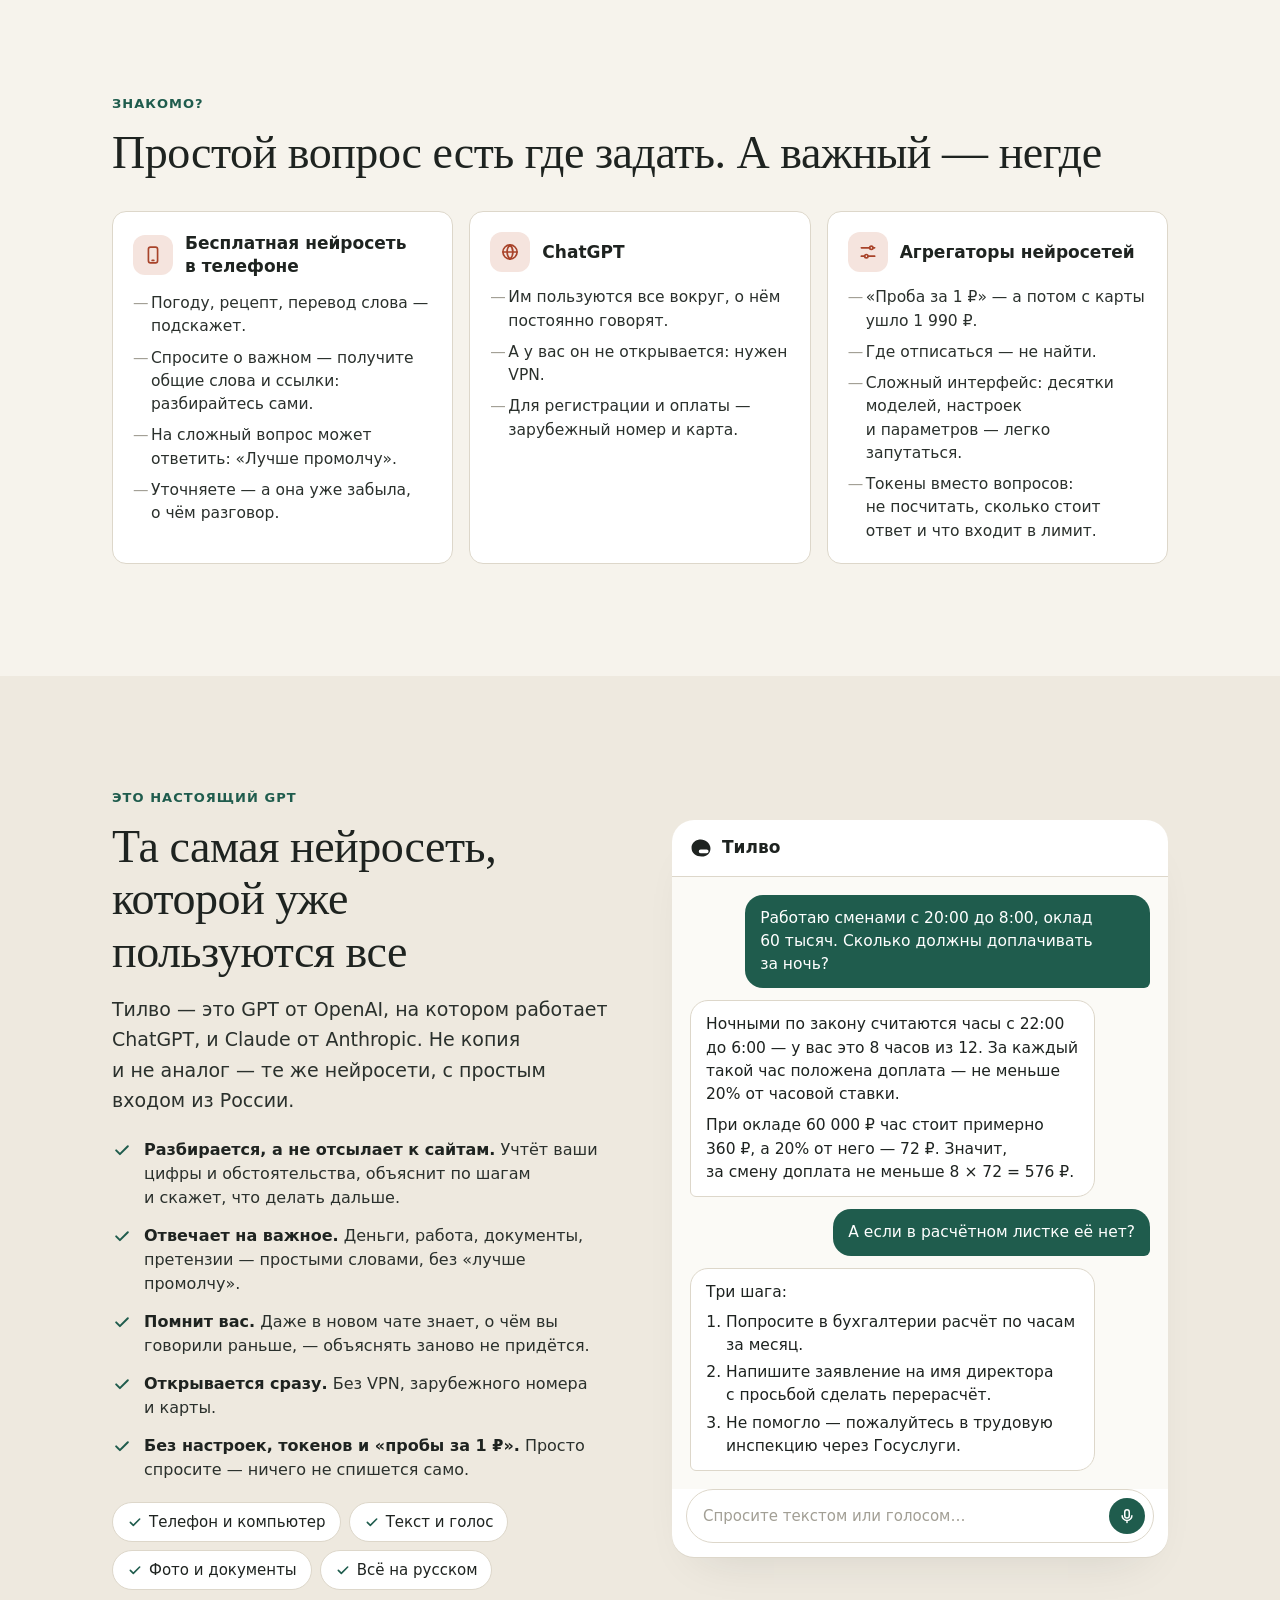
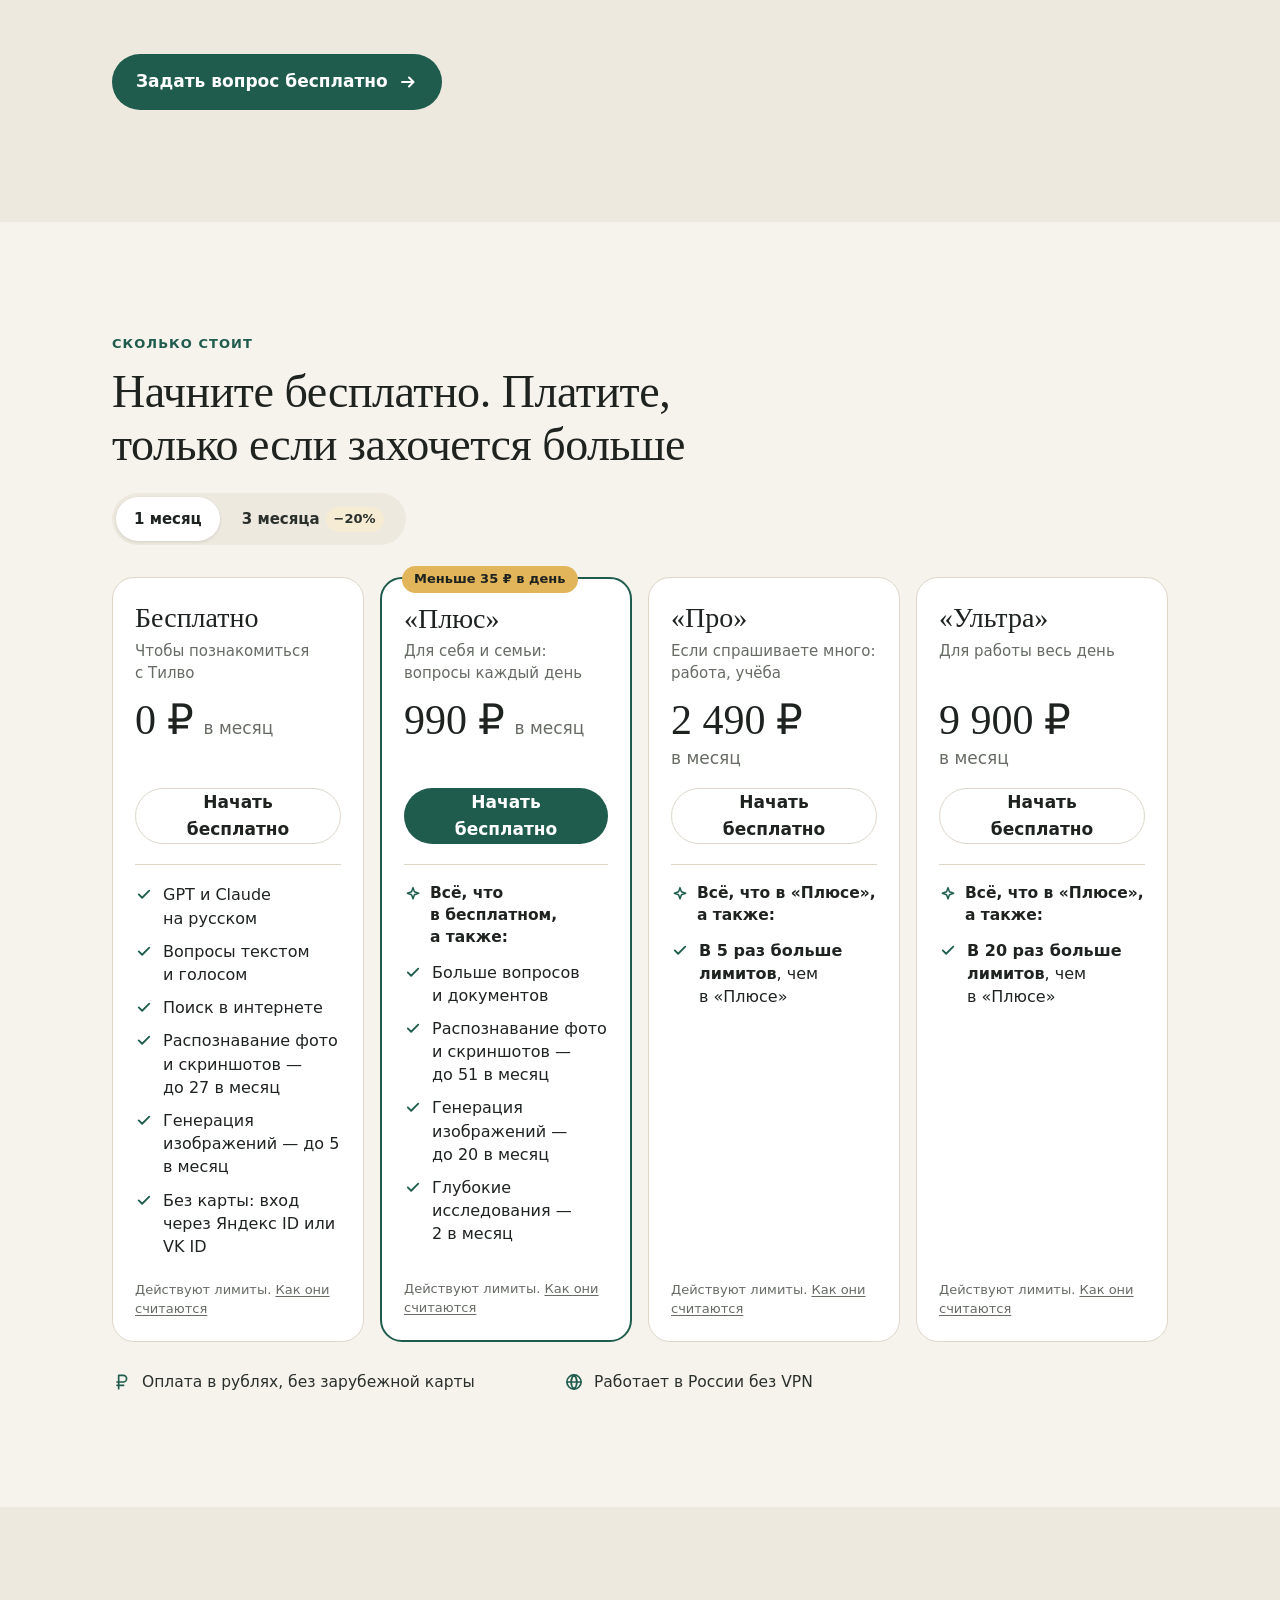
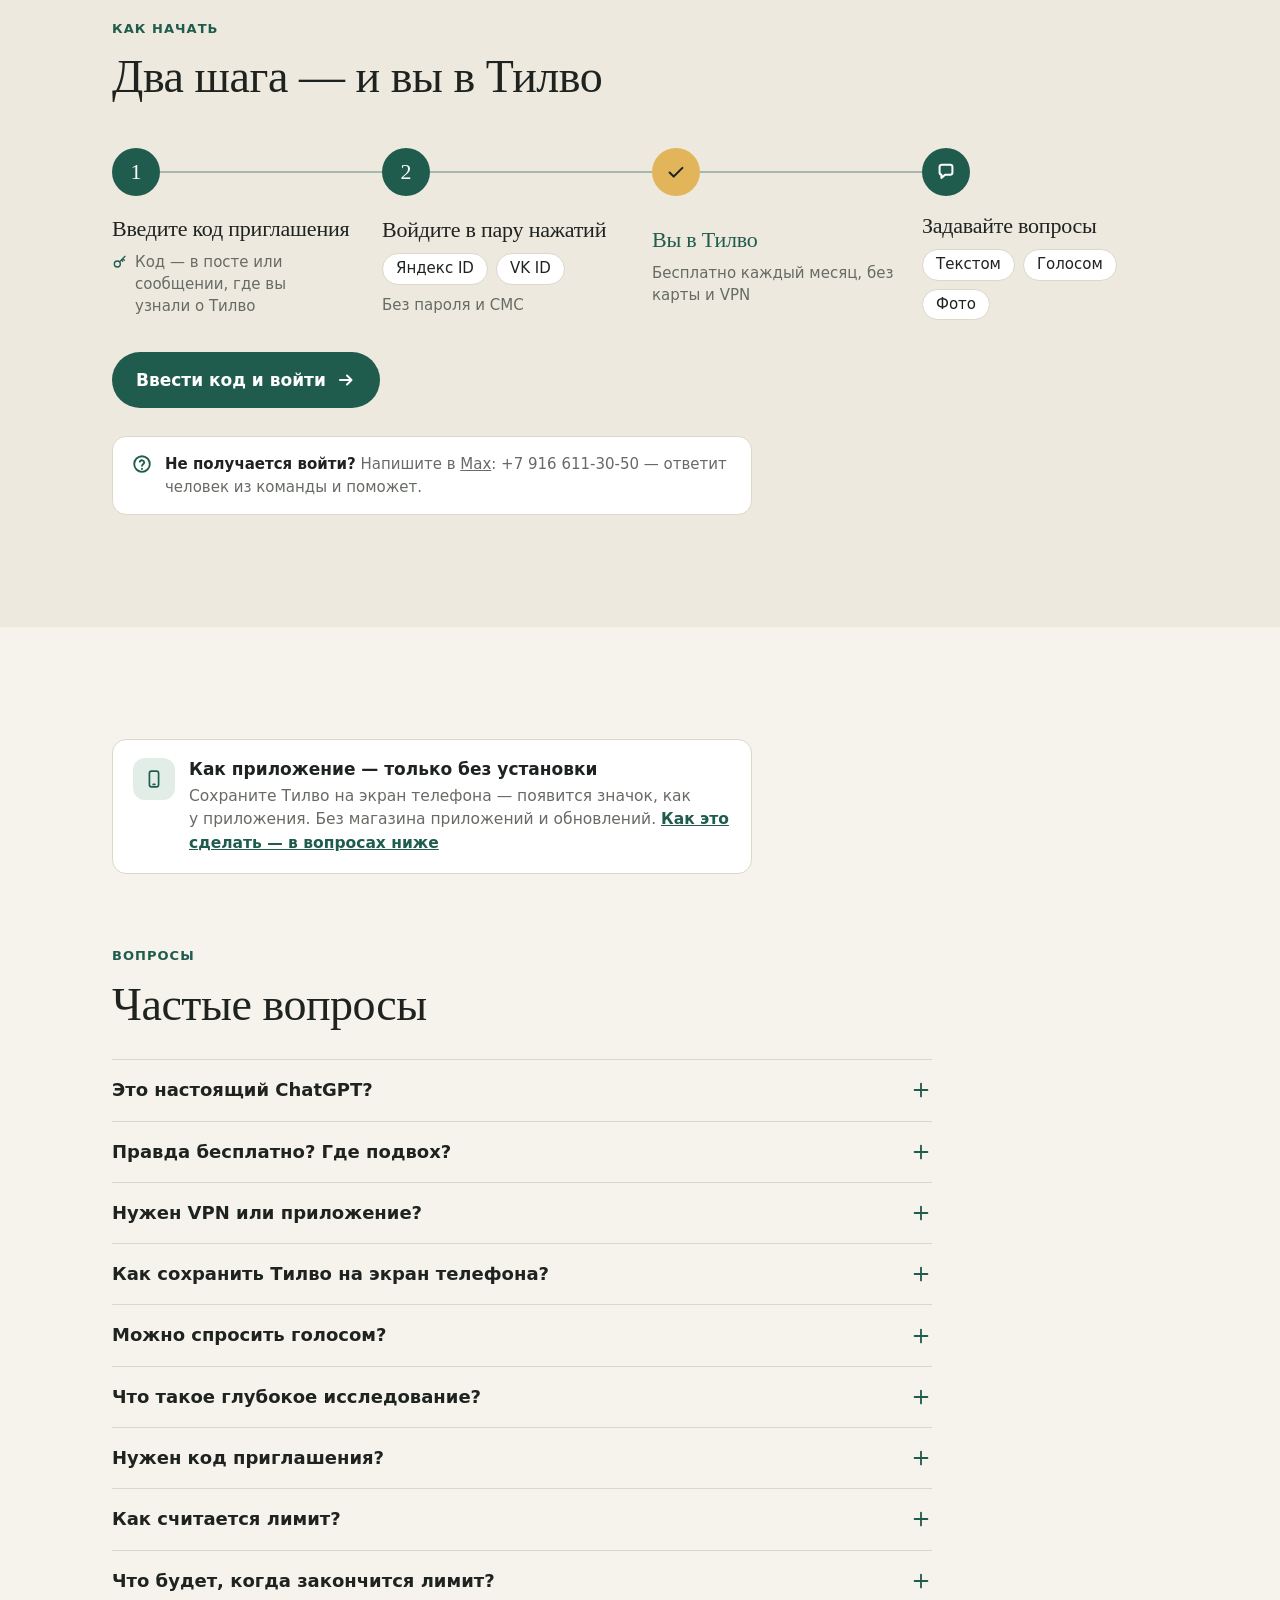
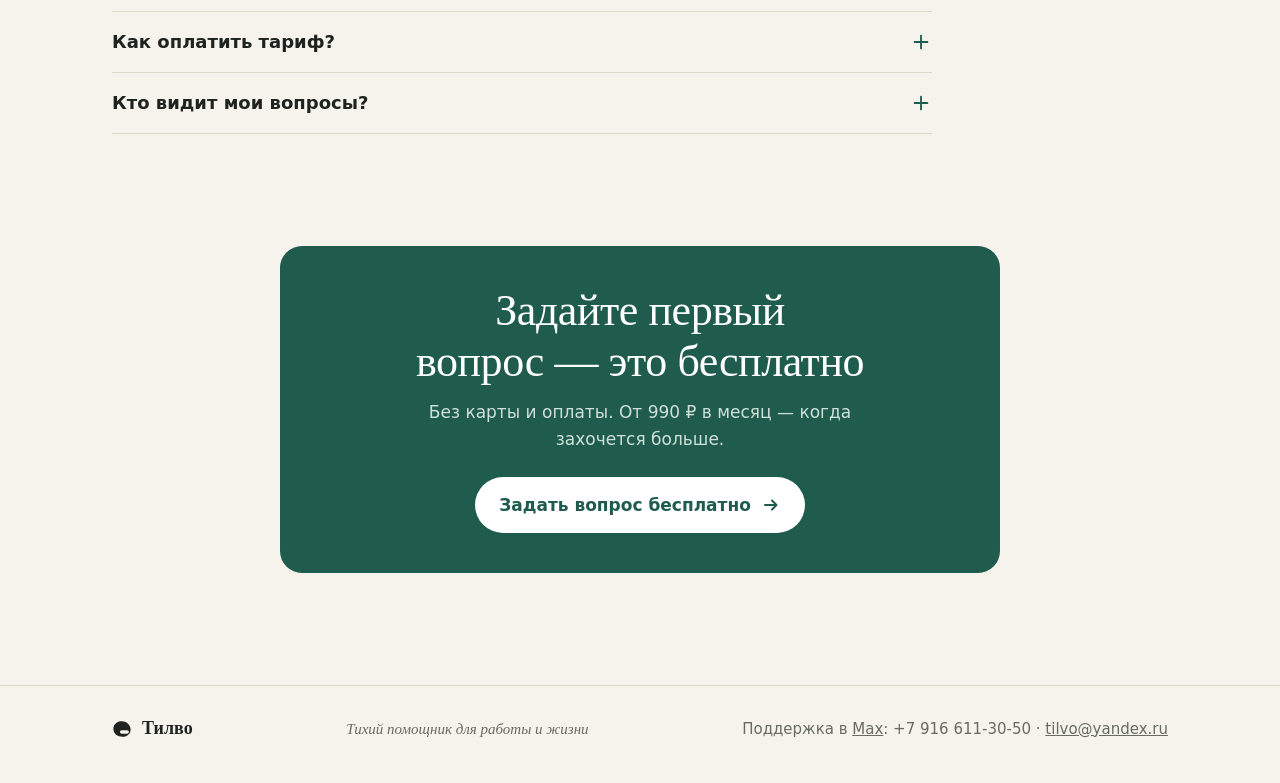
<file: svoi/index.html>
<!doctype html>
<html lang="ru">
<head>
  <meta charset="utf-8">
  <meta http-equiv="refresh" content="0; url=../site/">
  <link rel="canonical" href="../site/">
  <title>Тилво</title>
</head>
<body><a href="../site/">Тилво</a></body>
</html>
</file>
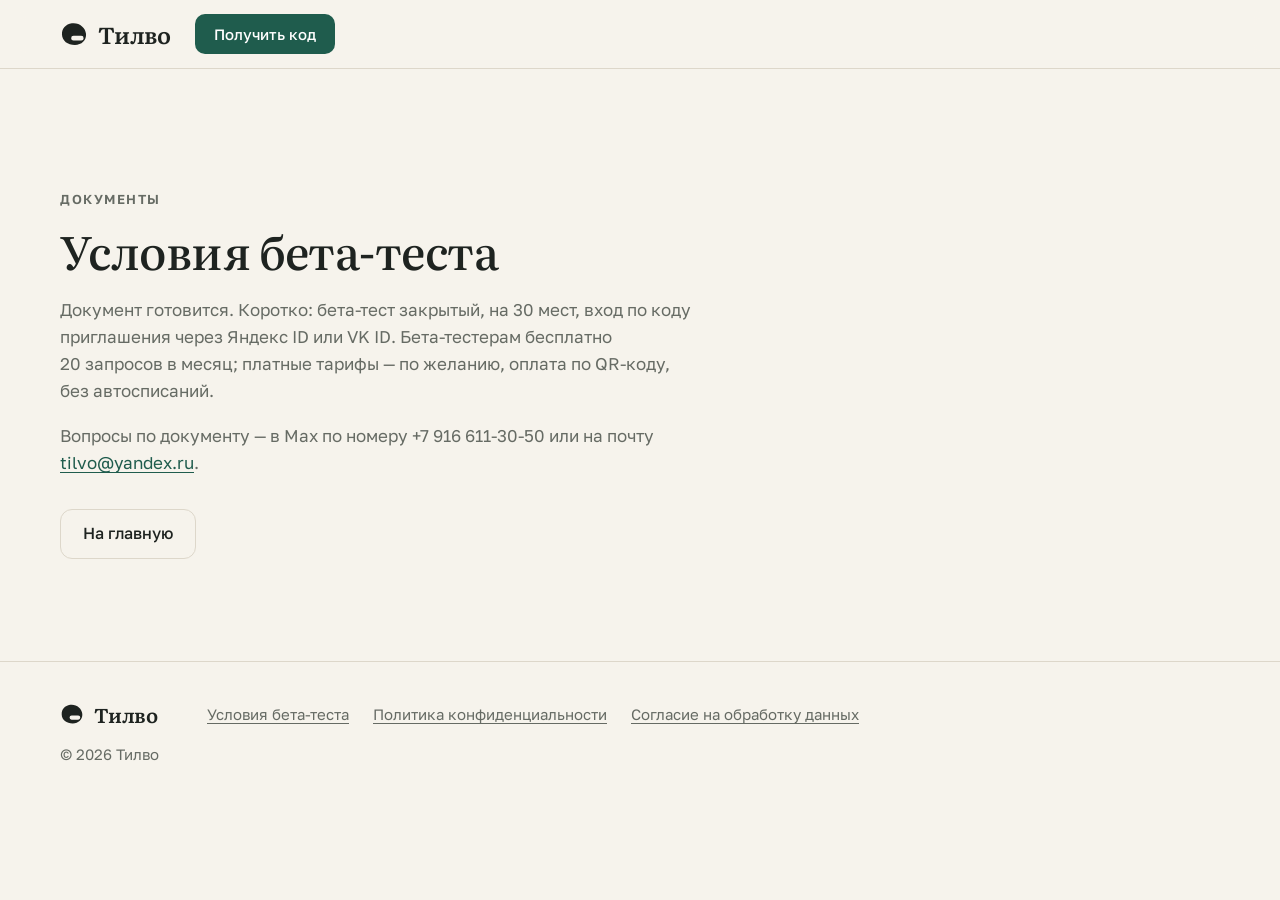
<file: legal/beta.html>
<!DOCTYPE html>
<html lang="ru">
<head>
  <meta charset="utf-8">
  <meta name="viewport" content="width=device-width, initial-scale=1">
  <meta name="color-scheme" content="only light">
  <title>Условия бета-теста — Тилво</title>
  <meta name="robots" content="noindex, nofollow, noarchive">
  <link rel="icon" href="../assets/favicon.svg" type="image/svg+xml">
  <link rel="preconnect" href="https://fonts.googleapis.com">
  <link rel="preconnect" href="https://fonts.gstatic.com" crossorigin>
  <link href="https://fonts.googleapis.com/css2?family=Golos+Text:wght@400;500;600&amp;family=Literata:opsz,wght@7..72,400..600&amp;display=swap&amp;subset=cyrillic" rel="stylesheet">
  <link rel="stylesheet" href="../styles.css">
</head>
<body>
  <header class="site-header">
    <div class="container header-bar">
      <a class="brand" href="../">
        <img class="brand-mark" src="../assets/logo.svg" alt="" width="28" height="28">
        <span class="brand-word">Тилво</span>
      </a>
      <a class="btn btn-primary btn-sm header-cta" href="../#invite">Получить код</a>
    </div>
  </header>

  <main class="legal">
    <div class="container">
      <p class="eyebrow">Документы</p>
      <h1>Условия бета-теста</h1>
      <p>Документ готовится. Коротко: бета-тест закрытый, на&nbsp;30&nbsp;мест, вход по&nbsp;коду приглашения через Яндекс&nbsp;ID или VK&nbsp;ID. Бета-тестерам бесплатно 20&nbsp;запросов в&nbsp;месяц; платные тарифы&nbsp;— по&nbsp;желанию, оплата по&nbsp;QR-коду, без автосписаний.</p>
      <p>Вопросы по&nbsp;документу&nbsp;— в&nbsp;Max по&nbsp;номеру <span class="nowrap">+7&nbsp;916&nbsp;611-30-50</span> или на&nbsp;почту <a href="mailto:tilvo@yandex.ru">tilvo@yandex.ru</a>.</p>
      <a class="btn btn-outline" href="../">На&nbsp;главную</a>
    </div>
  </main>

  <footer class="site-footer">
    <div class="container footer-grid">
      <div class="footer-brand">
        <a class="brand" href="../">
          <img class="brand-mark" src="../assets/logo.svg" alt="" width="24" height="24">
          <span class="brand-word">Тилво</span>
        </a>
        <p class="footer-copy">© 2026 Тилво</p>
      </div>
      <nav class="footer-nav" aria-label="Документы">
        <ul>
          <li><a href="beta.html">Условия бета-теста</a></li>
          <li><a href="privacy.html">Политика конфиденциальности</a></li>
          <li><a href="consent.html">Согласие на обработку данных</a></li>
        </ul>
      </nav>
    </div>
  </footer>
</body>
</html>
</file>
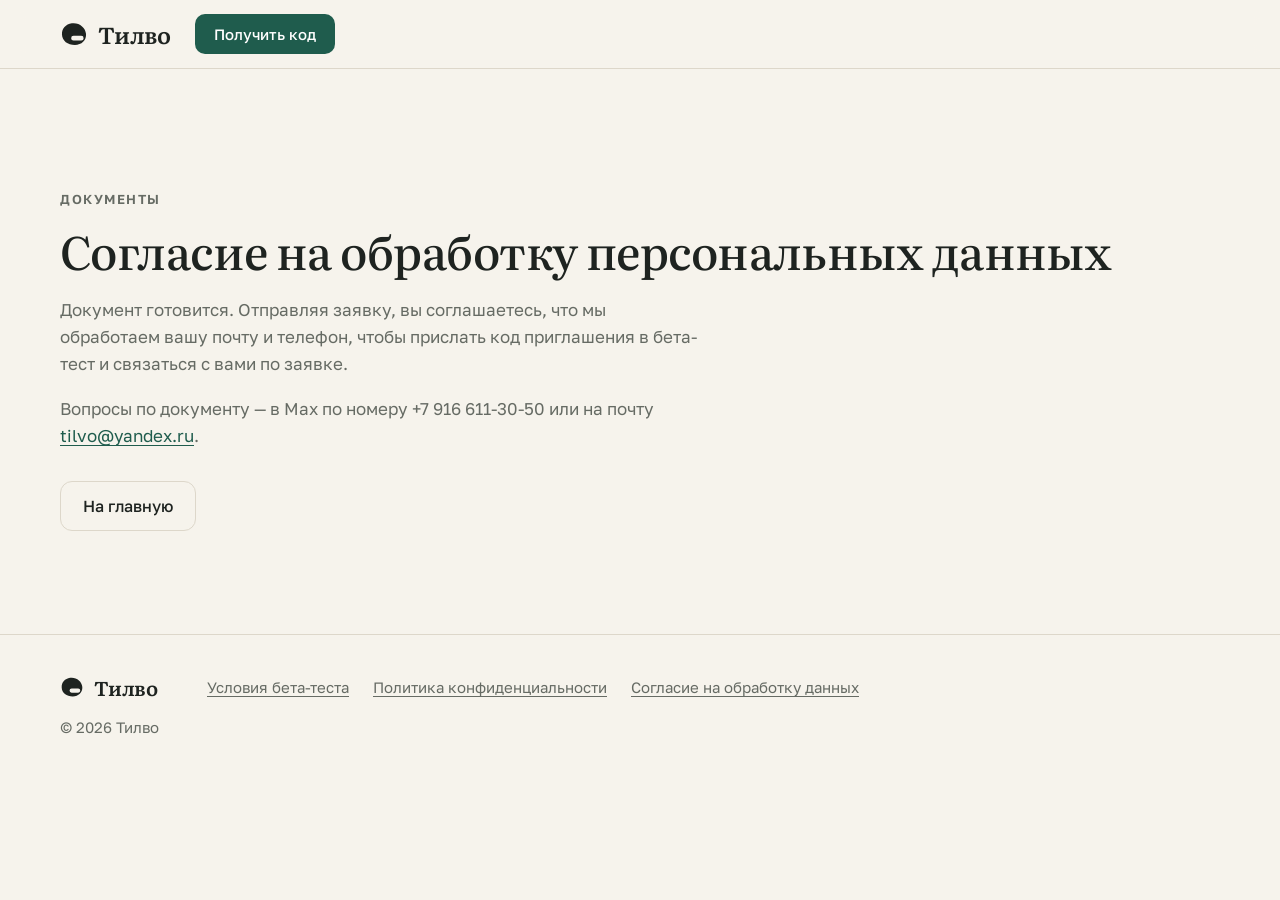
<file: legal/consent.html>
<!DOCTYPE html>
<html lang="ru">
<head>
  <meta charset="utf-8">
  <meta name="viewport" content="width=device-width, initial-scale=1">
  <meta name="color-scheme" content="only light">
  <title>Согласие на обработку персональных данных — Тилво</title>
  <meta name="robots" content="noindex, nofollow, noarchive">
  <link rel="icon" href="../assets/favicon.svg" type="image/svg+xml">
  <link rel="preconnect" href="https://fonts.googleapis.com">
  <link rel="preconnect" href="https://fonts.gstatic.com" crossorigin>
  <link href="https://fonts.googleapis.com/css2?family=Golos+Text:wght@400;500;600&amp;family=Literata:opsz,wght@7..72,400..600&amp;display=swap&amp;subset=cyrillic" rel="stylesheet">
  <link rel="stylesheet" href="../styles.css">
</head>
<body>
  <header class="site-header">
    <div class="container header-bar">
      <a class="brand" href="../">
        <img class="brand-mark" src="../assets/logo.svg" alt="" width="28" height="28">
        <span class="brand-word">Тилво</span>
      </a>
      <a class="btn btn-primary btn-sm header-cta" href="../#invite">Получить код</a>
    </div>
  </header>

  <main class="legal">
    <div class="container">
      <p class="eyebrow">Документы</p>
      <h1>Согласие на&nbsp;обработку персональных данных</h1>
      <p>Документ готовится. Отправляя заявку, вы соглашаетесь, что мы обработаем вашу почту и&nbsp;телефон, чтобы прислать код приглашения в&nbsp;бета-тест и&nbsp;связаться с&nbsp;вами по&nbsp;заявке.</p>
      <p>Вопросы по&nbsp;документу&nbsp;— в&nbsp;Max по&nbsp;номеру <span class="nowrap">+7&nbsp;916&nbsp;611-30-50</span> или на&nbsp;почту <a href="mailto:tilvo@yandex.ru">tilvo@yandex.ru</a>.</p>
      <a class="btn btn-outline" href="../">На&nbsp;главную</a>
    </div>
  </main>

  <footer class="site-footer">
    <div class="container footer-grid">
      <div class="footer-brand">
        <a class="brand" href="../">
          <img class="brand-mark" src="../assets/logo.svg" alt="" width="24" height="24">
          <span class="brand-word">Тилво</span>
        </a>
        <p class="footer-copy">© 2026 Тилво</p>
      </div>
      <nav class="footer-nav" aria-label="Документы">
        <ul>
          <li><a href="beta.html">Условия бета-теста</a></li>
          <li><a href="privacy.html">Политика конфиденциальности</a></li>
          <li><a href="consent.html">Согласие на обработку данных</a></li>
        </ul>
      </nav>
    </div>
  </footer>
</body>
</html>
</file>
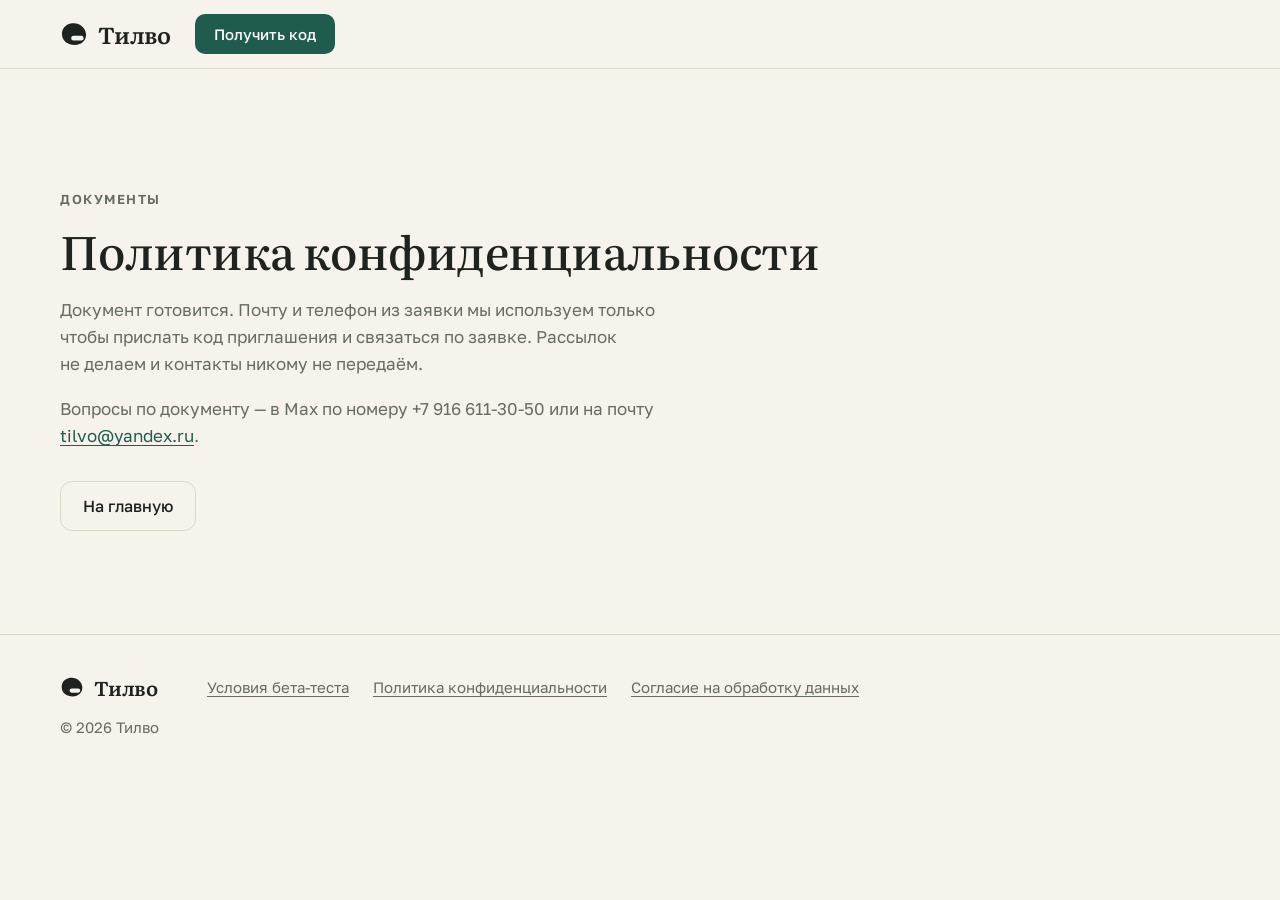
<file: legal/privacy.html>
<!DOCTYPE html>
<html lang="ru">
<head>
  <meta charset="utf-8">
  <meta name="viewport" content="width=device-width, initial-scale=1">
  <meta name="color-scheme" content="only light">
  <title>Политика конфиденциальности — Тилво</title>
  <meta name="robots" content="noindex, nofollow, noarchive">
  <link rel="icon" href="../assets/favicon.svg" type="image/svg+xml">
  <link rel="preconnect" href="https://fonts.googleapis.com">
  <link rel="preconnect" href="https://fonts.gstatic.com" crossorigin>
  <link href="https://fonts.googleapis.com/css2?family=Golos+Text:wght@400;500;600&amp;family=Literata:opsz,wght@7..72,400..600&amp;display=swap&amp;subset=cyrillic" rel="stylesheet">
  <link rel="stylesheet" href="../styles.css">
</head>
<body>
  <header class="site-header">
    <div class="container header-bar">
      <a class="brand" href="../">
        <img class="brand-mark" src="../assets/logo.svg" alt="" width="28" height="28">
        <span class="brand-word">Тилво</span>
      </a>
      <a class="btn btn-primary btn-sm header-cta" href="../#invite">Получить код</a>
    </div>
  </header>

  <main class="legal">
    <div class="container">
      <p class="eyebrow">Документы</p>
      <h1>Политика конфиденциальности</h1>
      <p>Документ готовится. Почту и&nbsp;телефон из&nbsp;заявки мы используем только чтобы прислать код приглашения и&nbsp;связаться по&nbsp;заявке. Рассылок не&nbsp;делаем и&nbsp;контакты никому не&nbsp;передаём.</p>
      <p>Вопросы по&nbsp;документу&nbsp;— в&nbsp;Max по&nbsp;номеру <span class="nowrap">+7&nbsp;916&nbsp;611-30-50</span> или на&nbsp;почту <a href="mailto:tilvo@yandex.ru">tilvo@yandex.ru</a>.</p>
      <a class="btn btn-outline" href="../">На&nbsp;главную</a>
    </div>
  </main>

  <footer class="site-footer">
    <div class="container footer-grid">
      <div class="footer-brand">
        <a class="brand" href="../">
          <img class="brand-mark" src="../assets/logo.svg" alt="" width="24" height="24">
          <span class="brand-word">Тилво</span>
        </a>
        <p class="footer-copy">© 2026 Тилво</p>
      </div>
      <nav class="footer-nav" aria-label="Документы">
        <ul>
          <li><a href="beta.html">Условия бета-теста</a></li>
          <li><a href="privacy.html">Политика конфиденциальности</a></li>
          <li><a href="consent.html">Согласие на обработку данных</a></li>
        </ul>
      </nav>
    </div>
  </footer>
</body>
</html>
</file>
<file: styles.css>
/* ==========================================================================
   Тилво — лендинг
   --------------------------------------------------------------------------
   ПАЛИТРА. Все цвета сайта заданы ТОЛЬКО здесь, в этом блоке (светлая тема +
   тёмная сразу под ней). Ниже по файлу и в main.js цвета используются
   исключительно через var(--…). Чтобы сменить палитру — правьте только этот блок.
   (Исключения вне CSS: временный глиф assets/logo.svg и картинка assets/og-image.png.)
   ========================================================================== */
:root {
  color-scheme: only light;

  --bg: #F6F3EC;
  --surface: #FFFFFF;
  --surface-2: #EEE9DF;
  --ink: #1E2320;
  --muted: #666B64;
  --line: #DDD7CA;
  --accent: #1F5C4D;
  --accent-hover: #17483C;
  --accent-ink: #FFFFFF;
  --highlight: #E3B55B;
  --danger: #A8432A;
  --claude: #D97757;
  --shadow: rgba(30, 35, 32, 0.14);
}


/* Остальные токены (не цвета) */
:root {
  --font-head: "Literata", Georgia, "Times New Roman", serif;
  --font-text: "Golos Text", system-ui, -apple-system, "Segoe UI", Roboto, Arial, sans-serif;
  --font-mono: ui-monospace, "Cascadia Mono", "SF Mono", Menlo, Consolas, monospace;

  --container: 1160px;
  --gutter: 24px;
  --radius-lg: 20px;
  --radius: 14px;
  --radius-sm: 10px;
  --header-h: 68px;
  --section-space: clamp(72px, 9vw, 128px);
}

/* ==========================================================================
   База
   ========================================================================== */
*,
*::before,
*::after { box-sizing: border-box; }

html {
  -webkit-text-size-adjust: 100%;
  text-size-adjust: 100%;
  scroll-padding-top: calc(var(--header-h) + 16px);
}

@media (prefers-reduced-motion: no-preference) {
  html { scroll-behavior: smooth; }
}

body {
  margin: 0;
  background: var(--bg);
  color: var(--ink);
  font-family: var(--font-text);
  font-size: 17px;
  line-height: 1.6;
  overflow-wrap: break-word;
  -webkit-font-smoothing: antialiased;
  -moz-osx-font-smoothing: grayscale;
}

img, svg, canvas { display: block; max-width: 100%; }

h1, h2, h3, p, ul, ol { margin: 0; }
ul, ol { padding: 0; list-style: none; }

h1, h2, h3 {
  font-family: var(--font-head);
  font-weight: 500;
  line-height: 1.16;
  letter-spacing: -0.012em;
  text-wrap: balance;
}

a { color: var(--accent); text-underline-offset: 0.18em; text-decoration-thickness: 1px; }
a:hover { color: var(--accent-hover); }

:focus-visible {
  outline: 2px solid var(--accent);
  outline-offset: 3px;
  border-radius: 6px;
}

svg path { fill: none; stroke: currentColor; stroke-width: 1.6; stroke-linecap: round; stroke-linejoin: round; }

.container {
  width: 100%;
  max-width: calc(var(--container) + var(--gutter) * 2);
  margin-inline: auto;
  padding-inline: var(--gutter);
}

.skip-link {
  position: absolute;
  left: 16px;
  top: -64px;
  z-index: 100;
  padding: 10px 16px;
  background: var(--accent);
  color: var(--accent-ink);
  border-radius: var(--radius-sm);
  text-decoration: none;
}
.skip-link:focus { top: 12px; color: var(--accent-ink); }

.nowrap { white-space: nowrap; }

.eyebrow {
  font-size: 13px;
  font-weight: 600;
  letter-spacing: 0.12em;
  text-transform: uppercase;
  color: var(--muted);
}

/* ==========================================================================
   Кнопки
   ========================================================================== */
.btn {
  display: inline-flex;
  align-items: center;
  justify-content: center;
  gap: 10px;
  min-height: 50px;
  padding: 0 22px;
  border: 1px solid transparent;
  border-radius: 12px;
  font-family: var(--font-text);
  font-size: 16px;
  font-weight: 500;
  line-height: 1.2;
  text-decoration: none;
  cursor: pointer;
  transition: background-color 0.18s ease, border-color 0.18s ease, color 0.18s ease;
}
.btn-sm { min-height: 40px; padding: 0 18px; font-size: 15px; border-radius: 10px; }

.btn-primary { background: var(--accent); color: var(--accent-ink); }
.btn-primary:hover { background: var(--accent-hover); color: var(--accent-ink); }

.btn-outline { background: transparent; color: var(--ink); border-color: var(--line); }
.btn-outline:hover { border-color: var(--accent); color: var(--ink); }

.btn-provider {
  width: 100%;
  justify-content: space-between;
  background: var(--surface);
  color: var(--ink);
  border-color: var(--line);
}
.btn-provider:hover { border-color: var(--accent); color: var(--ink); }
.btn-provider .icon-arrow { color: var(--muted); }
.btn-provider:hover .icon-arrow { color: var(--accent); }

.icon-arrow { flex: none; transition: transform 0.18s ease, color 0.18s ease; }
a:hover > .icon-arrow { transform: translateX(3px); }

/* ==========================================================================
   Шапка
   ========================================================================== */
.site-header {
  position: sticky;
  top: 0;
  z-index: 50;
  background: var(--bg);
  background: color-mix(in srgb, var(--bg) 88%, transparent);
  -webkit-backdrop-filter: blur(12px);
  backdrop-filter: blur(12px);
  border-bottom: 1px solid var(--line);
}

.header-bar {
  display: flex;
  align-items: center;
  gap: 24px;
  min-height: var(--header-h);
}

.brand {
  display: inline-flex;
  align-items: center;
  gap: 10px;
  color: var(--ink);
  text-decoration: none;
}
.brand:hover { color: var(--ink); }
.brand-mark { flex: none; }
.brand-word {
  font-family: var(--font-head);
  font-size: 23px;
  font-weight: 600;
  letter-spacing: -0.01em;
  line-height: 1;
}

.site-nav { margin-left: auto; }
.site-nav ul { display: flex; gap: 6px; }
.site-nav a {
  display: block;
  padding: 8px 12px;
  border-radius: 8px;
  color: var(--ink);
  font-size: 16px;
  text-decoration: none;
  transition: background-color 0.18s ease;
}
.site-nav a:hover { background: var(--surface-2); }

/* ==========================================================================
   Первый экран
   ========================================================================== */
.hero {
  position: relative;
  padding-block: clamp(36px, 4.4vw, 60px) clamp(48px, 6vw, 84px);
  overflow: hidden;      /* фолбэк */
  overflow: clip;
}

.hero-grid {
  display: grid;
  grid-template-columns: minmax(0, 1fr) minmax(0, 1.04fr);
  align-items: center;
  gap: clamp(40px, 5vw, 80px);
}

.hero-copy { position: relative; z-index: 1; max-width: 560px; }

.hero h1 {
  margin-top: 16px;
  font-size: clamp(33px, 4vw, 50px);
  line-height: 1.12;
  letter-spacing: -0.02em;
  text-wrap: pretty;
}

.mark {
  text-decoration: underline;
  text-decoration-color: var(--highlight);
  text-decoration-thickness: 0.1em;
  text-underline-offset: 0.16em;
}

.lead {
  margin-top: 18px;
  font-size: clamp(17px, 1.45vw, 18px);
  line-height: 1.58;
  color: var(--muted);
}

/* Блок входа */
.signin {
  margin-top: 28px;
  max-width: 420px;
  padding: 20px;
  background: var(--surface-2);
  border: 1px solid var(--line);
  border-radius: var(--radius-lg);
}
.signin-title {
  font-family: var(--font-text);
  font-size: 15px;
  font-weight: 600;
  letter-spacing: 0;
  color: var(--ink);
}
.signin-list { display: grid; gap: 8px; margin-top: 12px; }
.signin .btn { min-height: 48px; }
.signin-alt { margin-top: 16px; font-size: 15px; color: var(--muted); }
.signin-alt a { font-weight: 500; }

.fineprint {
  margin-top: 16px;
  max-width: 420px;
  font-size: 13px;
  line-height: 1.5;
  color: var(--muted);
}
.fineprint a { color: inherit; }
.fineprint a:hover { color: var(--ink); }

/* Иллюстрация */
.hero-visual {
  position: relative;
  padding: 44px 28px 0;
  min-width: 0;
}

/* Холст с контурами шире окна: уходит за правый край экрана и тает влево, к тексту.
   В градиенте маски #000/transparent — это непрозрачность, а не цвета палитры. */
.contours {
  --bleed-right: max(var(--gutter), (100vw - var(--container)) / 2);
  position: absolute;
  top: -120px;
  bottom: -110px;
  left: -150px;
  right: calc(-1 * var(--bleed-right));
  width: calc(100% + 150px + var(--bleed-right));
  height: calc(100% + 230px);
  max-width: none;
  pointer-events: none;
  -webkit-mask-image: linear-gradient(90deg, transparent 0, #000 26%);
  mask-image: linear-gradient(90deg, transparent 0, #000 26%);
}

.demo-window {
  position: relative;
  background: var(--surface);
  border: 1px solid var(--line);
  border-radius: var(--radius-lg);
  box-shadow: 0 2px 4px -2px var(--shadow), 0 36px 64px -40px var(--shadow);
  overflow: hidden;
  font-size: 15px;
  line-height: 1.55;
}

.demo-bar {
  display: flex;
  align-items: center;
  justify-content: space-between;
  gap: 12px;
  padding: 12px 16px;
  border-bottom: 1px solid var(--line);
}
.demo-brand {
  display: inline-flex;
  align-items: center;
  gap: 8px;
  font-family: var(--font-head);
  font-size: 16px;
  font-weight: 600;
}
.demo-modes {
  display: inline-flex;
  gap: 2px;
  padding: 3px;
  background: var(--surface-2);
  border-radius: 10px;
  font-size: 13px;
  color: var(--muted);
}
.demo-modes span { padding: 3px 10px; border-radius: 7px; }
.demo-modes .is-active { background: var(--surface); color: var(--ink); font-weight: 500; box-shadow: 0 1px 2px -1px var(--shadow); }

.demo-body {
  display: flex;
  flex-direction: column;
  gap: 18px;
  padding: 22px 20px 12px;
  transition: opacity 0.35s ease;
}
.demo-body.is-leaving { opacity: 0; }

.msg p { margin: 0; }

.msg-user {
  align-self: flex-end;
  max-width: 88%;
  padding: 10px 14px;
  background: var(--surface-2);
  border-radius: 16px 16px 4px 16px;
}
.attach {
  display: inline-flex;
  align-items: center;
  gap: 8px;
  max-width: 100%;
  margin-top: 8px;
  padding: 5px 10px;
  background: var(--surface);
  border: 1px solid var(--line);
  border-radius: 8px;
  font-size: 13px;
  color: var(--muted);
}
.attach[hidden] { display: none; }
.attach::before {
  content: "";
  flex: none;
  width: 8px;
  height: 8px;
  border-radius: 2px;
  background: var(--accent);
}
.attach.is-code { font-family: var(--font-mono); font-size: 12.5px; color: var(--ink); }
.attach.is-code::before { display: none; }

.msg-bot {
  display: grid;
  grid-template-columns: 24px minmax(0, 1fr);
  gap: 12px;
  align-items: start;
}
.bot-mark { margin-top: 1px; border-radius: 7px; }
.bot-text { position: relative; white-space: pre-line; }
.rest { visibility: hidden; }

/* каретка: вне потока, поэтому не влияет на перенос строк */
.typed::after {
  content: "";
  position: absolute;
  width: 2px;
  height: 1.15em;
  margin: 0.2em 0 0 2px;
  background: var(--accent);
  border-radius: 1px;
  opacity: 0;
}
.is-live .msg-bot.is-typing .typed::after { opacity: 1; }

.dots {
  position: absolute;
  left: 0;
  top: 0.55em;
  display: none;
  gap: 5px;
}
.dots i {
  width: 6px;
  height: 6px;
  border-radius: 50%;
  background: var(--muted);
  animation: dot 1.2s ease-in-out infinite;
}
.dots i:nth-child(2) { animation-delay: 0.15s; }
.dots i:nth-child(3) { animation-delay: 0.3s; }
.msg-bot.is-thinking .dots { display: inline-flex; }
.is-paused .dots i { animation-play-state: paused; }

@keyframes dot {
  0%, 60%, 100% { opacity: 0.3; transform: translateY(0); }
  30% { opacity: 1; transform: translateY(-3px); }
}

/* «живой» режим: сообщения появляются по очереди */
.is-live .msg {
  opacity: 0;
  transform: translateY(8px);
  transition: opacity 0.4s ease, transform 0.4s ease;
}
.is-live .msg.is-in { opacity: 1; transform: none; }

.demo-composer {
  display: flex;
  align-items: center;
  justify-content: space-between;
  gap: 12px;
  margin: 8px 16px 16px;
  padding: 8px 8px 8px 16px;
  border: 1px solid var(--line);
  border-radius: 14px;
  color: var(--muted);
  text-decoration: none;
  transition: border-color 0.2s ease;
}
.demo-composer:hover { border-color: var(--accent); }
.demo-composer:focus-visible { outline: 2px solid var(--accent); outline-offset: 2px; }
.demo-send {
  display: grid;
  place-items: center;
  flex: none;
  width: 32px;
  height: 32px;
  border-radius: 10px;
  background: var(--accent);
  color: var(--accent-ink);
}
.demo-send svg path { stroke-width: 2; }

.demo-controls {
  position: relative;
  display: flex;
  align-items: center;
  justify-content: space-between;
  gap: 12px;
  margin-top: 18px;
}
.demo-controls[hidden] { display: none; }
.demo-chips { display: flex; flex-wrap: wrap; gap: 6px; }

.chip {
  min-height: 34px;
  padding: 0 13px;
  border: 1px solid var(--line);
  border-radius: 999px;
  background: var(--bg);
  color: var(--muted);
  font-family: var(--font-text);
  font-size: 14px;
  line-height: 1;
  cursor: pointer;
  transition: background-color 0.18s ease, border-color 0.18s ease, color 0.18s ease;
}
.chip:hover { border-color: var(--accent); color: var(--ink); }
.chip[aria-pressed="true"] { background: var(--ink); border-color: var(--ink); color: var(--bg); }

.demo-pause {
  display: grid;
  place-items: center;
  flex: none;
  width: 34px;
  height: 34px;
  padding: 0;
  border: 1px solid var(--line);
  border-radius: 50%;
  background: var(--bg);
  color: var(--muted);
  cursor: pointer;
  transition: border-color 0.18s ease, color 0.18s ease;
}
.demo-pause:hover { border-color: var(--accent); color: var(--ink); }
.demo-pause[hidden] { display: none; }
.demo-pause-icon {
  width: 10px;
  height: 11px;
  border-inline: 3px solid currentColor;
}
.demo-pause.is-paused .demo-pause-icon {
  width: 0;
  height: 0;
  margin-left: 3px;
  border-block: 6px solid transparent;
  border-inline: 0;
  border-left: 10px solid currentColor;
}

/* ==========================================================================
   Секции
   ========================================================================== */
.section { padding-block: var(--section-space); }
.section-band { background: var(--surface-2); }

.section-head { max-width: 720px; }
.section-head h2 { margin-top: 14px; font-size: clamp(28px, 3.3vw, 42px); }
.section-lead { margin-top: 16px; font-size: 18px; color: var(--muted); }

/* Возможности */
.cards {
  display: grid;
  grid-template-columns: repeat(3, minmax(0, 1fr));
  gap: 20px;
  margin-top: clamp(36px, 4vw, 56px);
}
.card {
  display: flex;
  flex-direction: column;
  padding: 28px;
  background: var(--surface);
  border: 1px solid var(--line);
  border-radius: var(--radius-lg);
}
.card-top { display: flex; align-items: center; justify-content: space-between; gap: 12px; }
.card-icon {
  display: grid;
  place-items: center;
  width: 44px;
  height: 44px;
  border-radius: 12px;
  background: var(--surface-2);
  color: var(--accent);
}
.card-icon svg { width: 26px; height: 26px; }
.card h3 { margin-top: 22px; font-size: 26px; }
.card p { margin-top: 10px; color: var(--muted); font-size: 16px; }
.card-link {
  display: inline-flex;
  align-items: center;
  gap: 8px;
  align-self: flex-start;
  margin-top: auto;
  padding-top: 20px;
  font-weight: 500;
  text-decoration: none;
}
.card-link:hover { text-decoration: underline; }

.badge {
  display: inline-flex;
  align-items: center;
  gap: 7px;
  padding: 4px 11px;
  border-radius: 999px;
  font-size: 13px;
  font-weight: 500;
  line-height: 1.4;
  white-space: nowrap;
}
.badge-live { background: var(--accent); color: var(--accent-ink); }
.badge-soon { background: transparent; color: var(--muted); border: 1px solid var(--line); }

/* Почему Тилво */
.why-grid,
.faq-grid {
  display: grid;
  grid-template-columns: minmax(0, 0.8fr) minmax(0, 1.2fr);
  gap: clamp(36px, 6vw, 96px);
  align-items: start;
}

.why-list {
  display: grid;
  grid-template-columns: repeat(2, minmax(0, 1fr));
  gap: 36px 40px;
}
.why-list li { padding-top: 20px; border-top: 1px solid var(--ink); }
.why-num {
  display: block;
  font-family: var(--font-head);
  font-size: 15px;
  font-weight: 500;
  color: var(--accent);
  letter-spacing: 0.04em;
}
.why-list h3 { margin-top: 12px; font-size: 21px; line-height: 1.25; }
.why-list p { margin-top: 10px; font-size: 16px; color: var(--muted); }

/* Тарифы */
.plans {
  display: grid;
  grid-template-columns: repeat(3, minmax(0, 1fr));
  gap: 20px;
  align-items: stretch;
  margin-top: clamp(36px, 4vw, 56px);
}
.plan {
  position: relative;
  display: flex;
  flex-direction: column;
  padding: 28px;
  background: var(--surface);
  border: 1px solid var(--line);
  border-radius: var(--radius-lg);
}
.plan.is-featured { border-color: var(--accent); box-shadow: 0 0 0 1px var(--accent), 0 30px 56px -40px var(--shadow); }
.plan-head { display: flex; align-items: center; justify-content: space-between; gap: 12px; min-height: 32px; }
.plan h3 { font-size: 24px; }
.plan-tag { border: 1px solid var(--highlight); color: var(--ink); background: transparent; }
.plan-tag::before { content: ""; width: 7px; height: 7px; border-radius: 50%; background: var(--highlight); }
.plan-note { margin-top: 6px; font-size: 15px; color: var(--muted); }
.plan-price {
  display: flex;
  align-items: baseline;
  flex-wrap: wrap;
  gap: 4px 8px;
  min-height: 69px;
  margin-top: 24px;
  padding-bottom: 24px;
  border-bottom: 1px solid var(--line);
}
.plan-amount {
  font-family: var(--font-head);
  font-size: 40px;
  font-weight: 500;
  line-height: 1;
  letter-spacing: -0.02em;
  white-space: nowrap;
}
.plan-period { font-size: 15px; color: var(--muted); }
.plan-features { display: grid; gap: 10px; margin: 24px 0 28px; font-size: 16px; }
.plan-features li { position: relative; padding-left: 26px; }
.plan-features li::before {
  content: "";
  position: absolute;
  left: 3px;
  top: 0.42em;
  width: 11px;
  height: 6px;
  border-left: 2px solid var(--accent);
  border-bottom: 2px solid var(--accent);
  transform: rotate(-45deg);
}
.plan .btn { margin-top: auto; width: 100%; }

.plans-note,
.plans-fallback {
  margin-top: 28px;
  font-size: 15px;
  color: var(--muted);
  max-width: 760px;
}
.plans-note strong { color: var(--ink); font-weight: 600; }

/* Вопросы */
.faq-list { border-top: 1px solid var(--ink); }
.faq-item { border-bottom: 1px solid var(--line); }
.faq-item summary {
  display: flex;
  align-items: center;
  justify-content: space-between;
  gap: 20px;
  padding: 20px 2px;
  font-family: var(--font-head);
  font-size: clamp(18px, 1.7vw, 21px);
  font-weight: 500;
  line-height: 1.3;
  cursor: pointer;
  list-style: none;
}
.faq-item summary::-webkit-details-marker { display: none; }
.faq-item summary:hover { color: var(--accent); }
.faq-icon {
  position: relative;
  flex: none;
  width: 28px;
  height: 28px;
  border: 1px solid var(--line);
  border-radius: 50%;
  background: var(--bg);
  color: var(--ink);
}
.faq-icon::before,
.faq-icon::after {
  content: "";
  position: absolute;
  left: 50%;
  top: 50%;
  width: 11px;
  height: 1.5px;
  margin: -0.75px 0 0 -5.5px;
  background: currentColor;
  transition: transform 0.2s ease;
}
.faq-icon::after { transform: rotate(90deg); }
.faq-item[open] .faq-icon::after { transform: rotate(0deg); }
.faq-answer { padding: 0 48px 24px 2px; color: var(--muted); font-size: 16.5px; }

/* Завершающий призыв */
.cta { padding-block: clamp(64px, 8vw, 104px); }
.cta-inner {
  display: flex;
  align-items: center;
  justify-content: space-between;
  flex-wrap: wrap;
  gap: 24px 40px;
}
.cta h2 { font-size: clamp(26px, 3vw, 38px); max-width: 640px; }

/* ==========================================================================
   Подвал
   ========================================================================== */
.site-footer {
  padding-block: 40px 48px;
  border-top: 1px solid var(--line);
  font-size: 15px;
  color: var(--muted);
}
.footer-grid {
  display: grid;
  grid-template-columns: auto minmax(0, 1fr) auto;
  gap: 24px 48px;
  align-items: start;
}
.footer-brand .brand-word { font-size: 20px; }
.footer-copy { margin-top: 10px; }
.footer-nav ul { display: flex; flex-wrap: wrap; gap: 8px 24px; }
.site-footer a { color: var(--muted); }
.site-footer a:hover { color: var(--ink); }
.site-footer .brand { color: var(--ink); }

/* ==========================================================================
   Страницы-заглушки /legal/
   ========================================================================== */
.legal { padding-block: clamp(56px, 8vw, 120px); min-height: 60vh; }
.legal h1 { margin-top: 14px; font-size: clamp(30px, 4vw, 46px); }
.legal p { margin-top: 18px; max-width: 640px; color: var(--muted); }
.legal .btn { margin-top: 32px; }

/* ==========================================================================
   Адаптив
   ========================================================================== */
@media (max-width: 1020px) {
  .hero-grid { grid-template-columns: minmax(0, 1fr); }
  .hero-copy { max-width: 640px; }
  .hero-visual { max-width: 640px; padding-inline: 0; }
  .contours {
    top: -56px;
    bottom: -48px;
    /* колонка одна: холст тянется на всю ширину экрана (лишнее обрезает .hero) */
    left: calc(-1 * var(--gutter));
    right: auto;
    width: 100vw;
    height: calc(100% + 104px);
    -webkit-mask-image: none;
    mask-image: none;
  }

  .why-grid,
  .faq-grid { grid-template-columns: minmax(0, 1fr); }
}

@media (max-width: 900px) {
  .cards,
  .plans { grid-template-columns: minmax(0, 1fr); max-width: 560px; }
  .footer-grid { grid-template-columns: minmax(0, 1fr); }
}

@media (max-width: 720px) {
  :root { --gutter: 20px; --header-h: 0px; }
  body { font-size: 16px; }

  /* на телефоне шапка в две строки и не липкая */
  .site-header { position: static; }
  .header-bar { flex-wrap: wrap; gap: 0 16px; padding-top: 12px; }
  .header-cta { margin-left: auto; }
  .site-nav { order: 3; flex-basis: 100%; margin: 6px -10px 0; }
  .site-nav ul { gap: 0; }
  .site-nav a { padding: 10px; font-size: 15px; }

  .signin { padding: 18px; }
  .why-list { grid-template-columns: minmax(0, 1fr); gap: 28px; }
  .card, .plan { padding: 24px; }
  .faq-answer { padding-right: 8px; }
  .demo-body { padding: 18px 16px 10px; }
  .msg-user { max-width: 94%; }
  .attach.is-code { font-size: 12px; }
  .demo-controls { align-items: flex-start; gap: 8px; }
  .demo-chips { gap: 5px; }
  .chip { padding-inline: 10px; font-size: 13.5px; }
  .demo-composer { margin-inline: 12px; }
}

@media (max-width: 400px) {
  :root { --gutter: 16px; }
  .demo-modes span { padding-inline: 8px; }
  .chip { padding-inline: 9px; font-size: 13px; }
}

/* ==========================================================================
   Меньше движения
   ========================================================================== */
@media (prefers-reduced-motion: reduce) {
  *,
  *::before,
  *::after {
    animation: none !important;
    transition: none !important;
  }
}

@media print {
  .site-header { position: static; }
  .contours, .demo-controls { display: none; }
}

/* ==========================================================================
   Закрытый бета-тест
   --------------------------------------------------------------------------
   Блоки страницы беты. Цвета — только через var(--…) из палитры выше.
   ========================================================================== */
.visually-hidden {
  position: absolute;
  width: 1px;
  height: 1px;
  overflow: hidden;
  clip: rect(0 0 0 0);
  white-space: nowrap;
}

/* Плашка над заголовком: статус беты и счётчик мест */
.beta-pill {
  display: inline-flex;
  align-items: center;
  gap: 10px;
  padding: 6px 14px 6px 12px;
  background: var(--surface);
  border: 1px solid var(--highlight);
  border-radius: 999px;
  font-size: 14px;
  font-weight: 500;
  line-height: 1.35;
  color: var(--ink);
}
.beta-pill b { font-weight: 600; }
.beta-pill-dot {
  flex: none;
  width: 8px;
  height: 8px;
  border-radius: 50%;
  background: var(--highlight);
  animation: beta-pulse 2.4s ease-in-out infinite;
}
@keyframes beta-pulse {
  0%, 100% { box-shadow: 0 0 0 0 color-mix(in srgb, var(--highlight) 55%, transparent); }
  50% { box-shadow: 0 0 0 5px color-mix(in srgb, var(--highlight) 0%, transparent); }
}

/* Блок приглашения — на основе .signin */
.invite { scroll-margin-top: calc(var(--header-h) + 24px); }
.invite-state[hidden] { display: none; }
.invite-main { width: 100%; margin-top: 12px; }
.invite-note { margin-top: 10px; font-size: 14px; line-height: 1.5; color: var(--muted); }
.invite .signin-list { margin-top: 14px; }

.link-btn {
  padding: 0;
  border: 0;
  background: none;
  font: inherit;
  font-weight: 500;
  color: var(--accent);
  text-decoration: underline;
  text-decoration-thickness: 1px;
  text-underline-offset: 0.18em;
  cursor: pointer;
}
.link-btn:hover { color: var(--accent-hover); }

.invite-label { display: block; margin-top: 12px; font-size: 14px; color: var(--muted); }

.invite-input {
  display: block;
  width: 100%;
  min-height: 50px;
  margin-top: 6px;
  padding: 0 16px;
  background: var(--surface);
  border: 1px solid var(--line);
  border-radius: 12px;
  color: var(--ink);
  font-family: var(--font-text);
  font-size: 16px;
  transition: border-color 0.18s ease;
}
.invite-input::placeholder { color: var(--muted); }
.invite-input-code { font-family: var(--font-mono); font-size: 18px; letter-spacing: 0.04em; }
.invite-input-code::placeholder { font-family: var(--font-text); font-size: 16px; letter-spacing: 0; }
.invite-input:hover { border-color: var(--accent); }
.invite-input:focus { outline: none; border-color: var(--accent); box-shadow: 0 0 0 1px var(--accent); }
.invite-input.is-invalid { border-color: var(--danger); box-shadow: 0 0 0 1px var(--danger); }
.invite-error { margin-top: 8px; font-size: 14px; line-height: 1.45; color: var(--danger); }
.invite-error[hidden] { display: none; }

.invite-consent {
  display: flex;
  align-items: flex-start;
  gap: 10px;
  margin-top: 14px;
  font-size: 14px;
  line-height: 1.45;
  color: var(--muted);
  cursor: pointer;
}
.invite-consent input { flex: none; width: 18px; height: 18px; margin: 1px 0 0; accent-color: var(--accent); }
.invite-consent a { color: inherit; }
.invite-form .invite-main { margin-top: 16px; }
.invite-main:disabled { opacity: 0.6; cursor: default; }

.btn-provider.is-disabled { opacity: 0.5; pointer-events: none; cursor: default; }
.btn[hidden] { display: none; }

.invite-full {
  margin-top: 10px;
  font-family: var(--font-head);
  font-size: 22px;
  font-weight: 500;
  line-height: 1.25;
}

/* Строка под блоком приглашения */
.hero-facts {
  display: flex;
  flex-wrap: wrap;
  gap: 6px 20px;
  max-width: 420px;
  margin-top: 18px;
  font-size: 14px;
  color: var(--muted);
}
.hero-facts li { position: relative; padding-left: 20px; }
.hero-facts li::before {
  content: "";
  position: absolute;
  left: 2px;
  top: 0.45em;
  width: 9px;
  height: 5px;
  border-left: 2px solid var(--accent);
  border-bottom: 2px solid var(--accent);
  transform: rotate(-45deg);
}

/* Иллюстрация: метка беты и микрофон в поле ввода */
.demo-beta {
  padding: 2px 10px;
  border: 1px solid var(--highlight);
  color: var(--ink);
  font-size: 12.5px;
}
.demo-tools { display: inline-flex; align-items: center; gap: 4px; flex: none; }
.demo-mic {
  display: grid;
  place-items: center;
  width: 32px;
  height: 32px;
  color: var(--muted);
}

/* Что спросить */
.asks {
  display: grid;
  grid-template-columns: repeat(3, minmax(0, 1fr));
  gap: 20px;
  margin-top: clamp(36px, 4vw, 56px);
}
.asks li { display: flex; }
.ask {
  display: flex;
  flex-direction: column;
  width: 100%;
  padding: 24px 26px;
  background: var(--surface);
  border: 1px solid var(--line);
  border-radius: var(--radius-lg);
  color: var(--ink);
  text-decoration: none;
  transition: border-color 0.18s ease;
}
.ask:hover { border-color: var(--accent); color: var(--ink); }
.ask-topic {
  font-size: 13px;
  font-weight: 600;
  letter-spacing: 0.12em;
  text-transform: uppercase;
  color: var(--accent);
}
.ask-text {
  margin-top: 12px;
  font-family: var(--font-head);
  font-size: 19px;
  line-height: 1.4;
}
.ask-note {
  margin-top: auto;
  padding-top: 16px;
  font-size: 13px;
  line-height: 1.5;
  color: var(--muted);
}

/* Условия беты — на основе .plans */
.deal { grid-template-columns: repeat(2, minmax(0, 1fr)); max-width: 940px; }
.deal .plan-features { margin: 22px 0 0; }
.deal .plan-head { flex-wrap: wrap; justify-content: flex-start; gap: 8px 14px; }

/* Что входит: бесплатный блок для бета-тестеров */
.beta-free {
  display: grid;
  grid-template-columns: minmax(0, 0.85fr) minmax(0, 1.15fr);
  gap: 28px clamp(32px, 5vw, 64px);
  align-items: start;
  margin-top: clamp(36px, 4vw, 56px);
  padding: clamp(24px, 3vw, 36px);
  background: var(--surface);
  border: 1px solid var(--accent);
  border-radius: var(--radius-lg);
  box-shadow: 0 0 0 1px var(--accent), 0 30px 56px -40px var(--shadow);
}
.beta-free-head { display: flex; flex-direction: column; align-items: flex-start; }
.beta-free-price {
  margin-top: 16px;
  font-family: var(--font-head);
  font-size: clamp(36px, 4vw, 46px);
  font-weight: 500;
  line-height: 1;
  letter-spacing: -0.02em;
}
.beta-free .plan-note { margin-top: 10px; }
.beta-free .btn { margin-top: 22px; }
.beta-free .plan-features { margin: 0; font-size: 17px; }
.beta-free .plan-features strong { font-weight: 600; }
.plan-features li.is-off { color: var(--muted); }
.plan-features li.is-off::before {
  top: 0.75em;
  width: 10px;
  height: 0;
  border-left: 0;
  border-bottom: 2px solid var(--line);
  transform: none;
}

/* Раскрывающиеся тарифы — на основе .faq-item */
.more-plans { margin-top: 28px; border-top: 1px solid var(--ink); }
.more-plans-sub {
  display: block;
  margin-top: 4px;
  font-family: var(--font-text);
  font-size: 15px;
  font-weight: 400;
  color: var(--muted);
}
.more-plans .plans { margin: 4px 0 20px; }
.more-plans .plans-note { margin: 0 0 28px; }
.plans-2 { grid-template-columns: repeat(2, minmax(0, 1fr)); max-width: 940px; }
.plans-2 .plan-head { flex-wrap: wrap; }
.plan-old {
  font-family: var(--font-head);
  font-size: 24px;
  line-height: 1;
  color: var(--muted);
  text-decoration-thickness: 1.5px;
}

/* Как попасть: четвёртая ячейка — честное предупреждение */
.why-list li.beta-honest { border-top: 2px solid var(--highlight); padding-top: 19px; }
.beta-honest .why-num { font-family: var(--font-text); font-size: 13px; font-weight: 600; letter-spacing: 0.12em; text-transform: uppercase; color: var(--ink); }

/* Финальный призыв */
.cta .section-lead { margin-top: 10px; }

@media (max-width: 1020px) {
  .asks { grid-template-columns: repeat(2, minmax(0, 1fr)); }
}

@media (max-width: 900px) {
  .deal,
  .plans-2 { grid-template-columns: minmax(0, 1fr); max-width: 560px; }
  .beta-free { grid-template-columns: minmax(0, 1fr); }
}

@media (max-width: 720px) {
  .beta-pill { font-size: 13px; padding: 5px 12px 5px 10px; }
  .asks { grid-template-columns: minmax(0, 1fr); gap: 12px; }
  .ask { padding: 20px; }
  .ask-text { font-size: 18px; }
}

/* ==========================================================================
   Правки для просмотра на телефоне
   ========================================================================== */
.beta-pill { align-items: flex-start; border-radius: 18px; }
.beta-pill-dot { margin-top: 0.4em; }

/* Логотипы нейросетей */
.card-icon.is-logo { background: var(--surface); border: 1px solid var(--line); }
.card-icon.is-openai { color: var(--ink); }
.card-icon.is-claude { color: var(--claude); }
.brand-logo path { fill: currentColor; stroke: none; }

.more-plans .plans { margin-bottom: 28px; }

/* Слайдеры: на телефоне карточки листаются вбок */
.slider-ui { display: none; }

@media (max-width: 720px) {
  /* Меню в шапке — одной ровной строкой */
  .site-nav { overflow-x: auto; scrollbar-width: none; }
  .site-nav::-webkit-scrollbar { display: none; }
  .site-nav ul { justify-content: space-between; }
  .site-nav li { flex: none; }
  .site-nav a { white-space: nowrap; }

  .slider {
    display: flex;
    gap: 12px;
    max-width: none;
    margin-inline: calc(-1 * var(--gutter));
    padding: 4px var(--gutter) 6px;
    overflow-x: auto;
    overscroll-behavior-x: contain;
    scroll-snap-type: x mandatory;
    scroll-padding-inline: var(--gutter);
    scrollbar-width: none;
  }
  .slider::-webkit-scrollbar { display: none; }
  .slider > li { flex: 0 0 84%; scroll-snap-align: start; }
  .asks.slider > li { flex-basis: 80%; }

  .slider-ui {
    display: flex;
    align-items: center;
    justify-content: space-between;
    gap: 12px;
    margin-top: 14px;
  }
  .slider-hint {
    display: inline-flex;
    align-items: center;
    gap: 6px;
    font-size: 13px;
    font-weight: 600;
    letter-spacing: 0.08em;
    text-transform: uppercase;
    color: var(--accent);
  }
  .slider-hint svg { animation: slider-nudge 1.4s ease-in-out infinite; }
  .slider-ui.is-touched .slider-hint { color: var(--muted); }
  .slider-ui.is-touched .slider-hint svg { animation: none; }
  .slider-dots { display: flex; align-items: center; gap: 6px; }
  .slider-dot {
    width: 8px;
    height: 8px;
    border-radius: 999px;
    background: var(--line);
    transition: width 0.2s ease, background-color 0.2s ease;
  }
  .slider-dot.is-active { width: 22px; background: var(--accent); }
}

@keyframes slider-nudge {
  0%, 100% { transform: translateX(0); }
  50% { transform: translateX(6px); }
}

/* Как попасть: лесенка. На телефоне — сверху вниз, на компьютере — слева направо */
.ladder { display: grid; max-width: 520px; margin-top: clamp(28px, 4vw, 44px); }
.ladder-step {
  position: relative;
  display: grid;
  grid-template-columns: 48px minmax(0, 1fr);
  gap: 18px;
  padding-bottom: 30px;
}
.ladder-step::before {
  content: "";
  position: absolute;
  left: 23px;
  top: 48px;
  bottom: 0;
  width: 2px;
  background: var(--accent);
  opacity: 0.35;
}
.ladder-step:last-child { padding-bottom: 0; }
.ladder-step:last-child::before { display: none; }
.ladder-dot {
  position: relative;
  z-index: 1;
  display: grid;
  place-items: center;
  width: 48px;
  height: 48px;
  border-radius: 50%;
  background: var(--accent);
  color: var(--accent-ink);
  font-family: var(--font-head);
  font-size: 22px;
  font-weight: 500;
  line-height: 1;
}
.ladder-step.is-milestone .ladder-dot { background: var(--highlight); color: var(--ink); }
.ladder-step.is-milestone h3 { color: var(--accent); }
.ladder-dot svg path { stroke-width: 2.2; }
.ladder-text { padding-top: 9px; }
.ladder-text h3 { font-size: 22px; line-height: 1.25; }
.ladder-chips { display: flex; flex-wrap: wrap; gap: 8px; margin-top: 10px; }
.ladder-chips li {
  padding: 5px 13px;
  background: var(--surface);
  border: 1px solid var(--line);
  border-radius: 999px;
  font-size: 15px;
  line-height: 1.3;
}
.ladder-after,
.ladder-sub { margin-top: 10px; font-size: 15px; color: var(--muted); }
.ladder-after { display: flex; align-items: center; gap: 7px; }
.ladder-after svg { flex: none; color: var(--accent); }
.ladder-actions { margin-top: 32px; }

.beta-note {
  display: flex;
  align-items: flex-start;
  gap: 12px;
  max-width: 640px;
  margin-top: 28px;
  padding: 16px 18px;
  background: var(--surface);
  border: 1px solid var(--line);
  border-radius: var(--radius);
  font-size: 15px;
  line-height: 1.5;
  color: var(--muted);
}
.beta-note svg { flex: none; color: var(--accent); }
.beta-note strong { color: var(--ink); font-weight: 600; }

@media (min-width: 900px) {
  .ladder { grid-template-columns: repeat(4, minmax(0, 1fr)); gap: 24px; max-width: none; }
  .ladder-step { grid-template-columns: minmax(0, 1fr); gap: 16px; padding-bottom: 0; }
  .ladder-step::before { left: 48px; right: -24px; top: 23px; bottom: auto; width: auto; height: 2px; }
  .ladder-text { padding-top: 0; }
}
</file>
